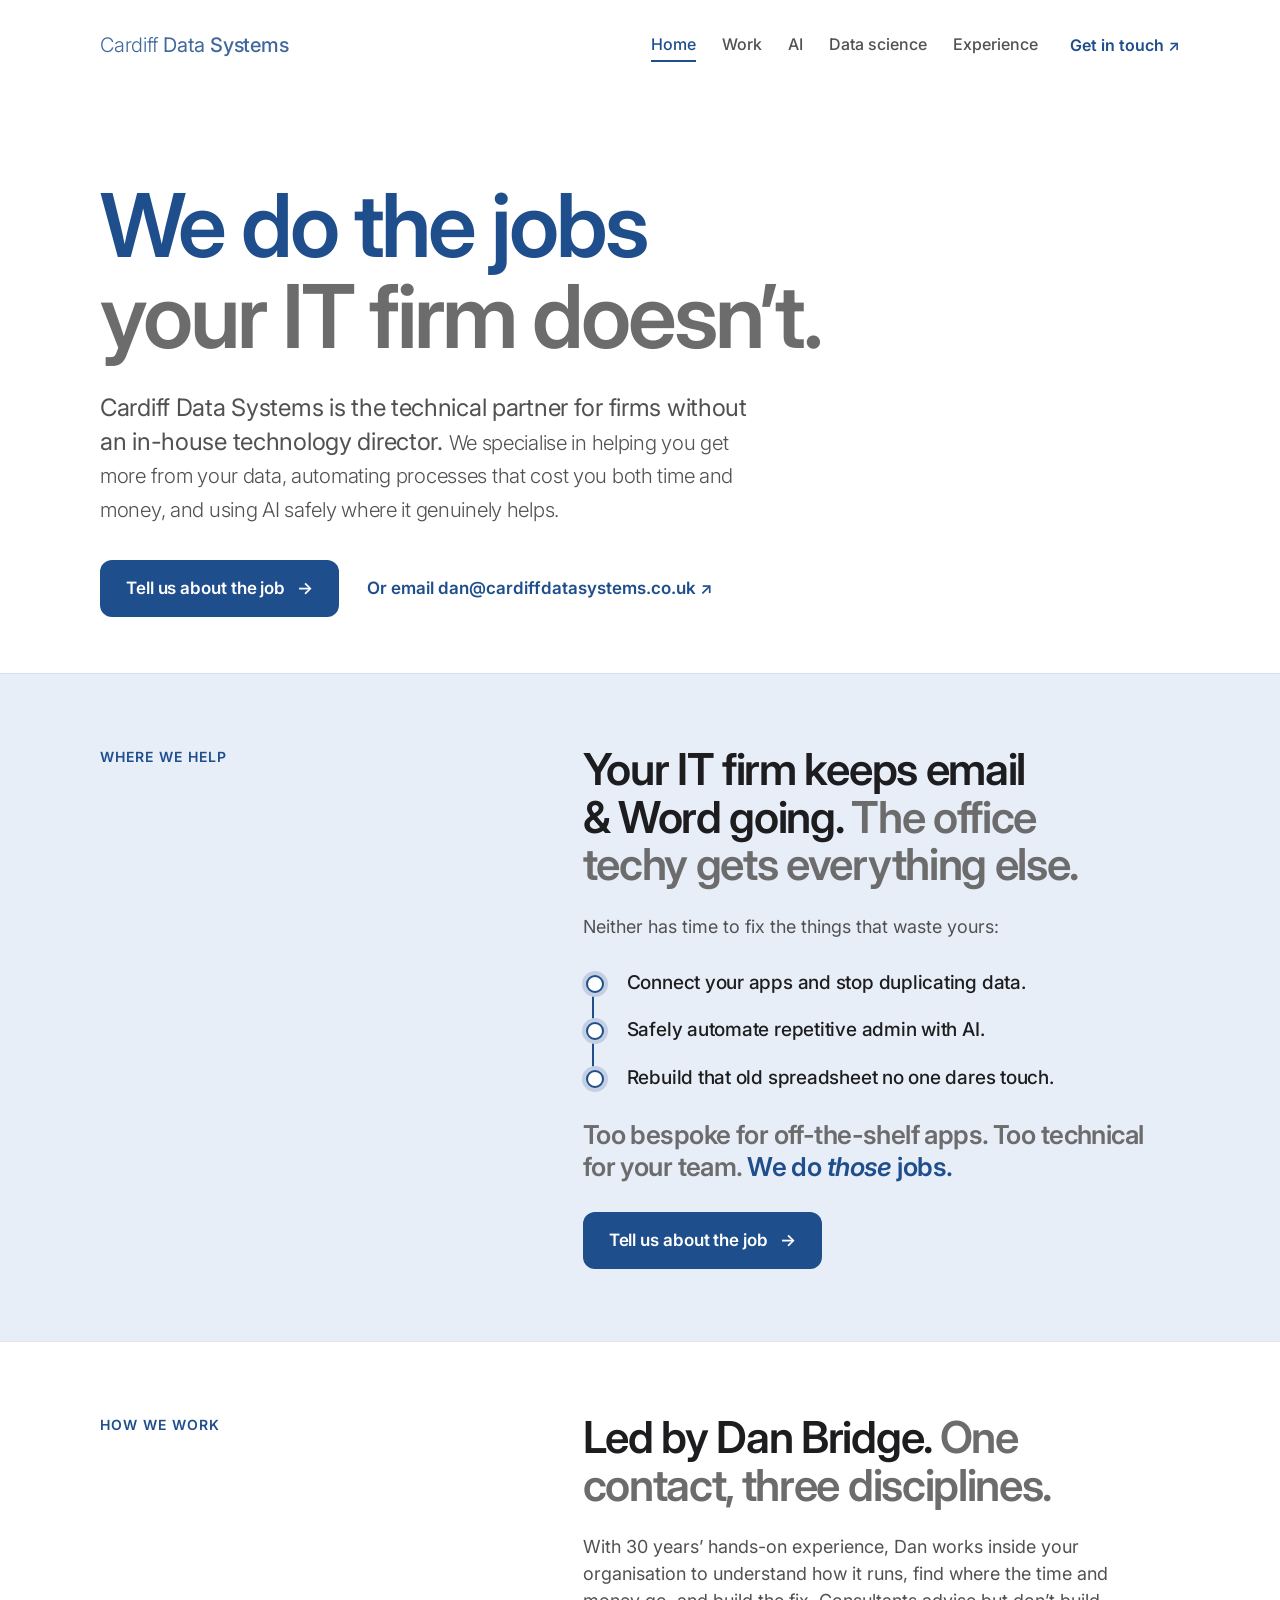
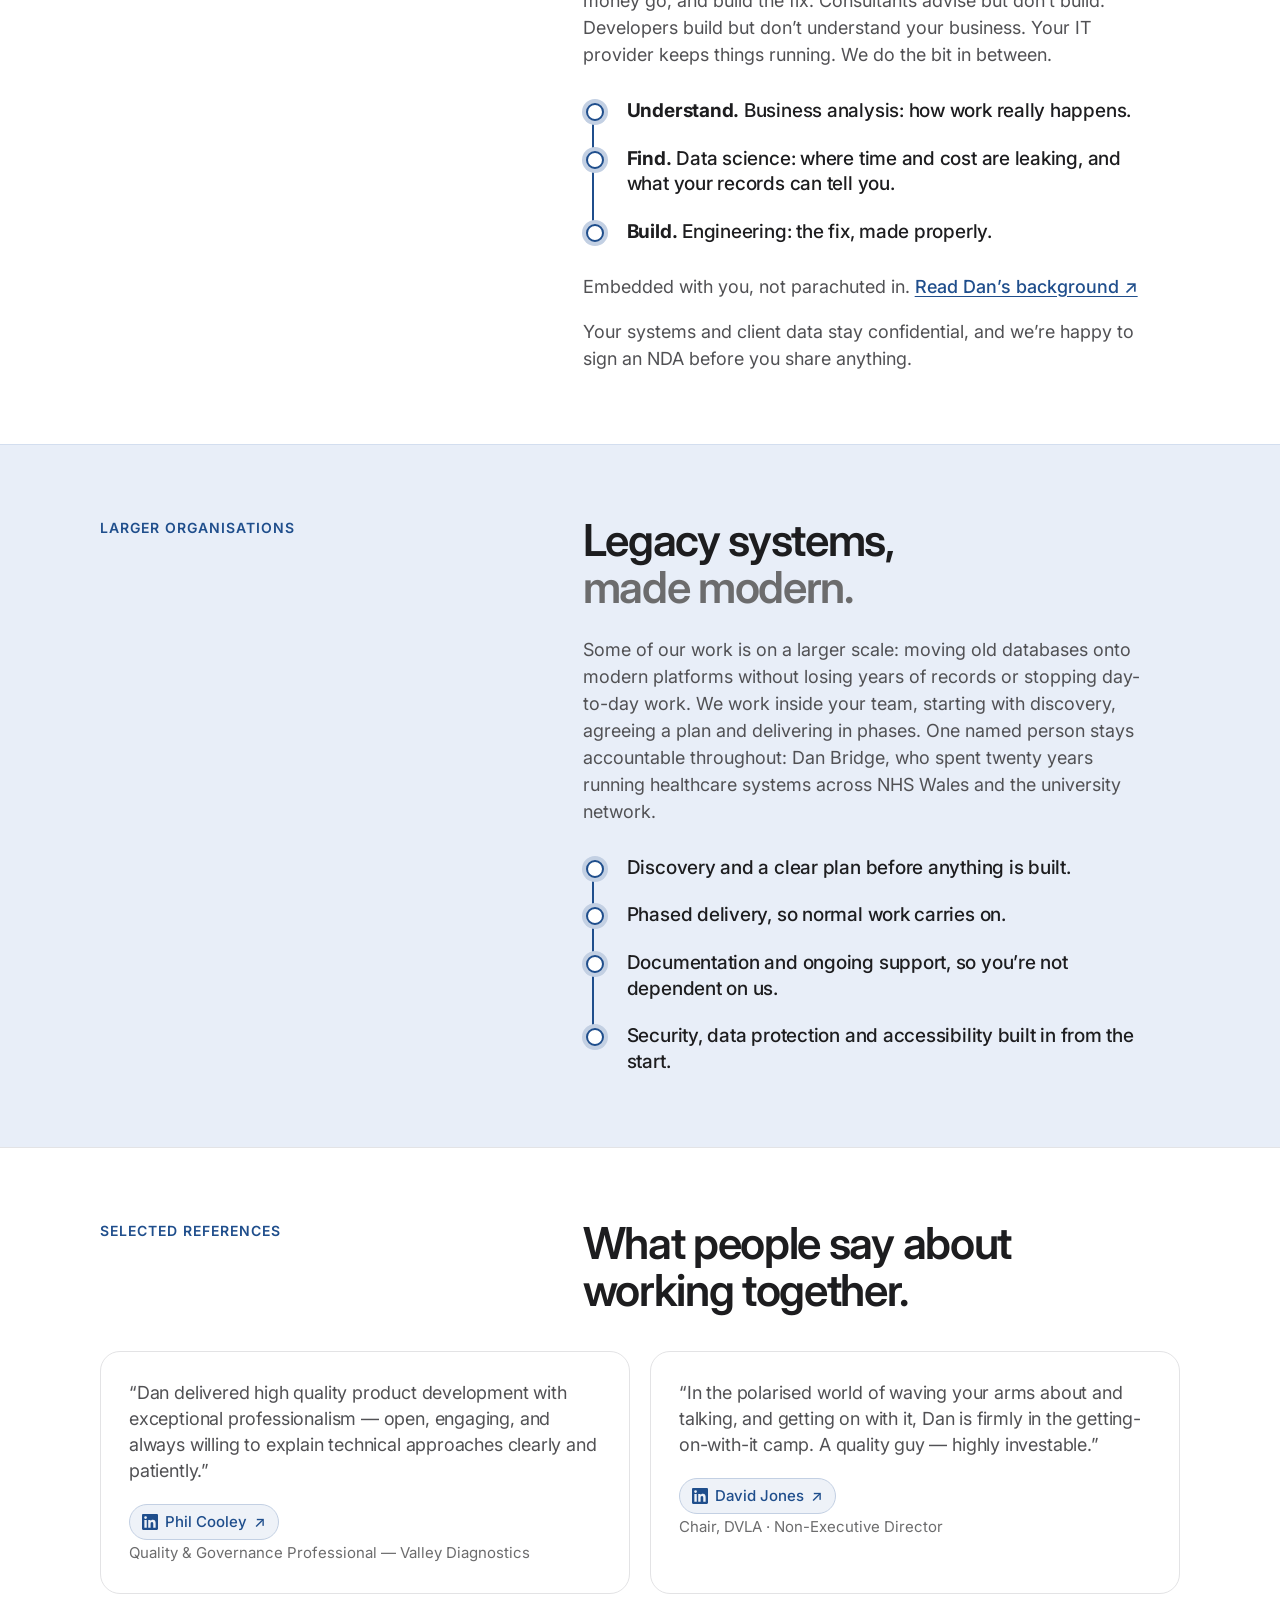
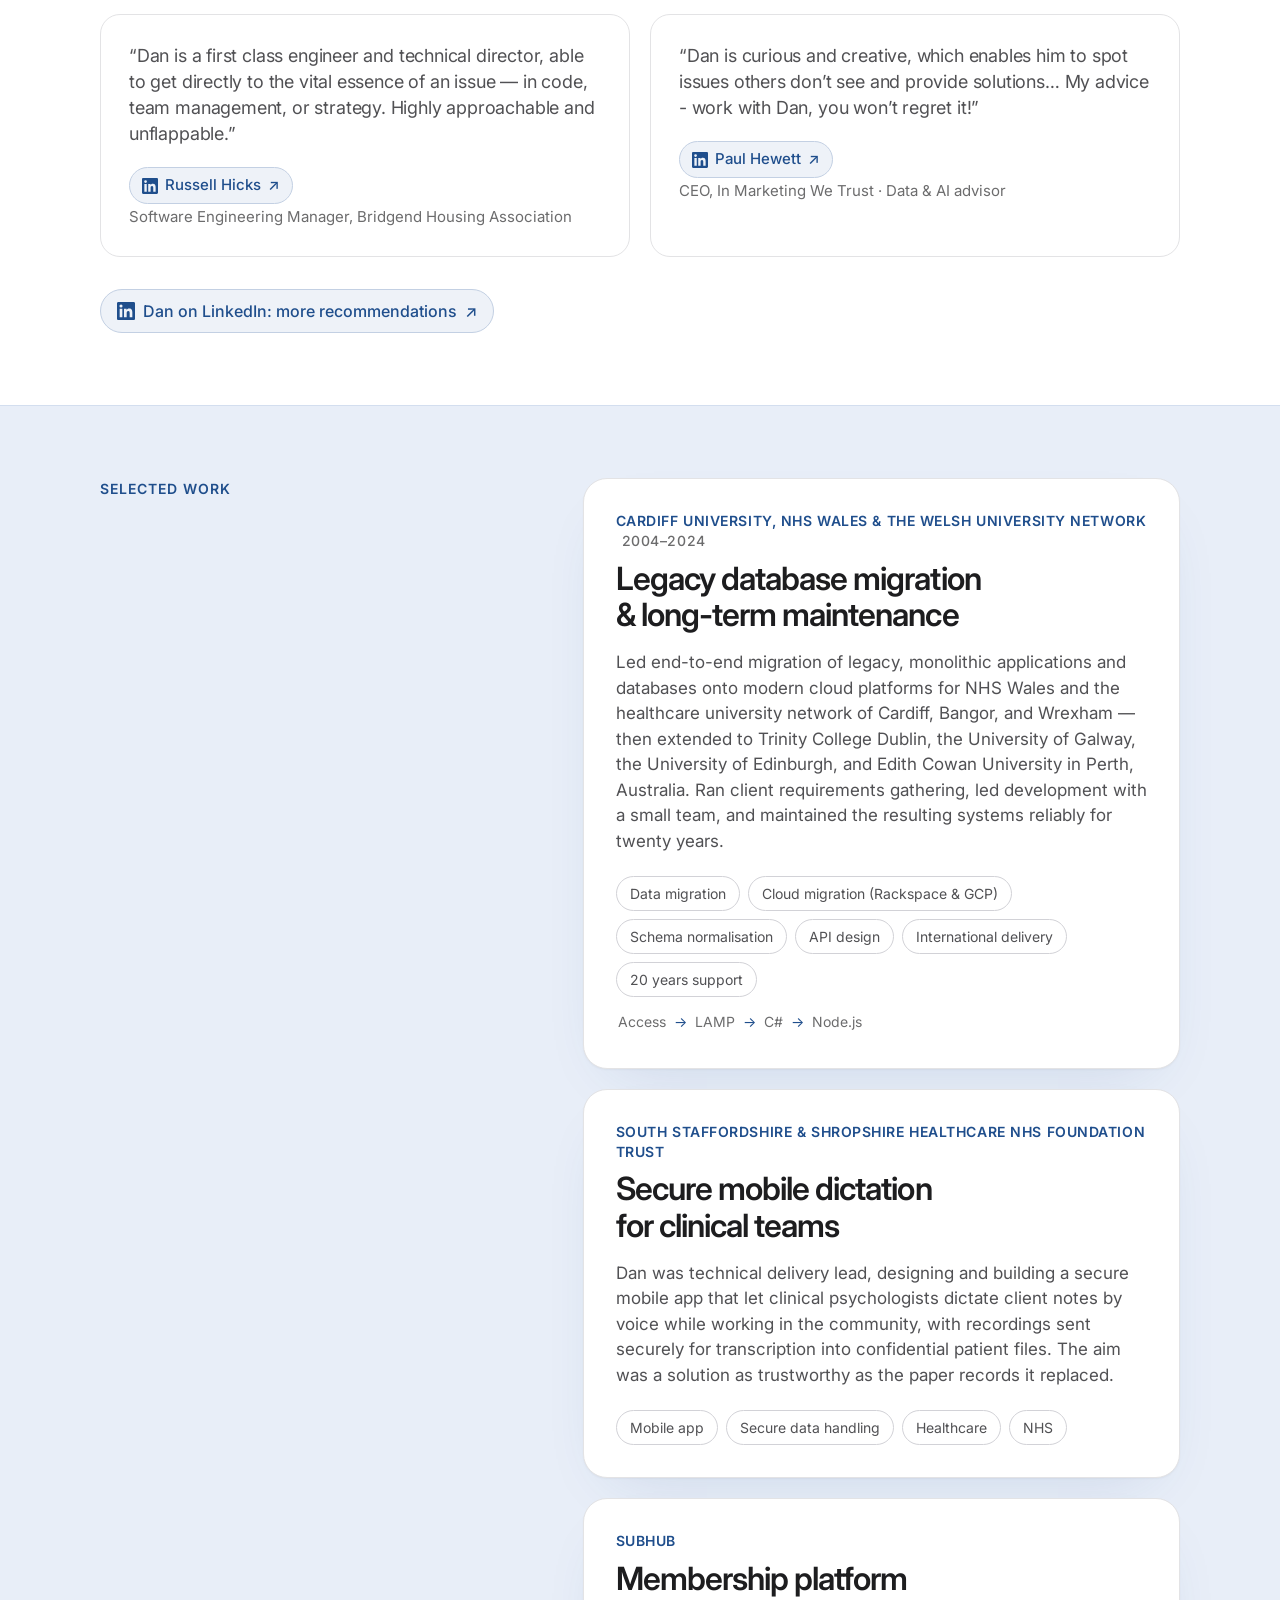
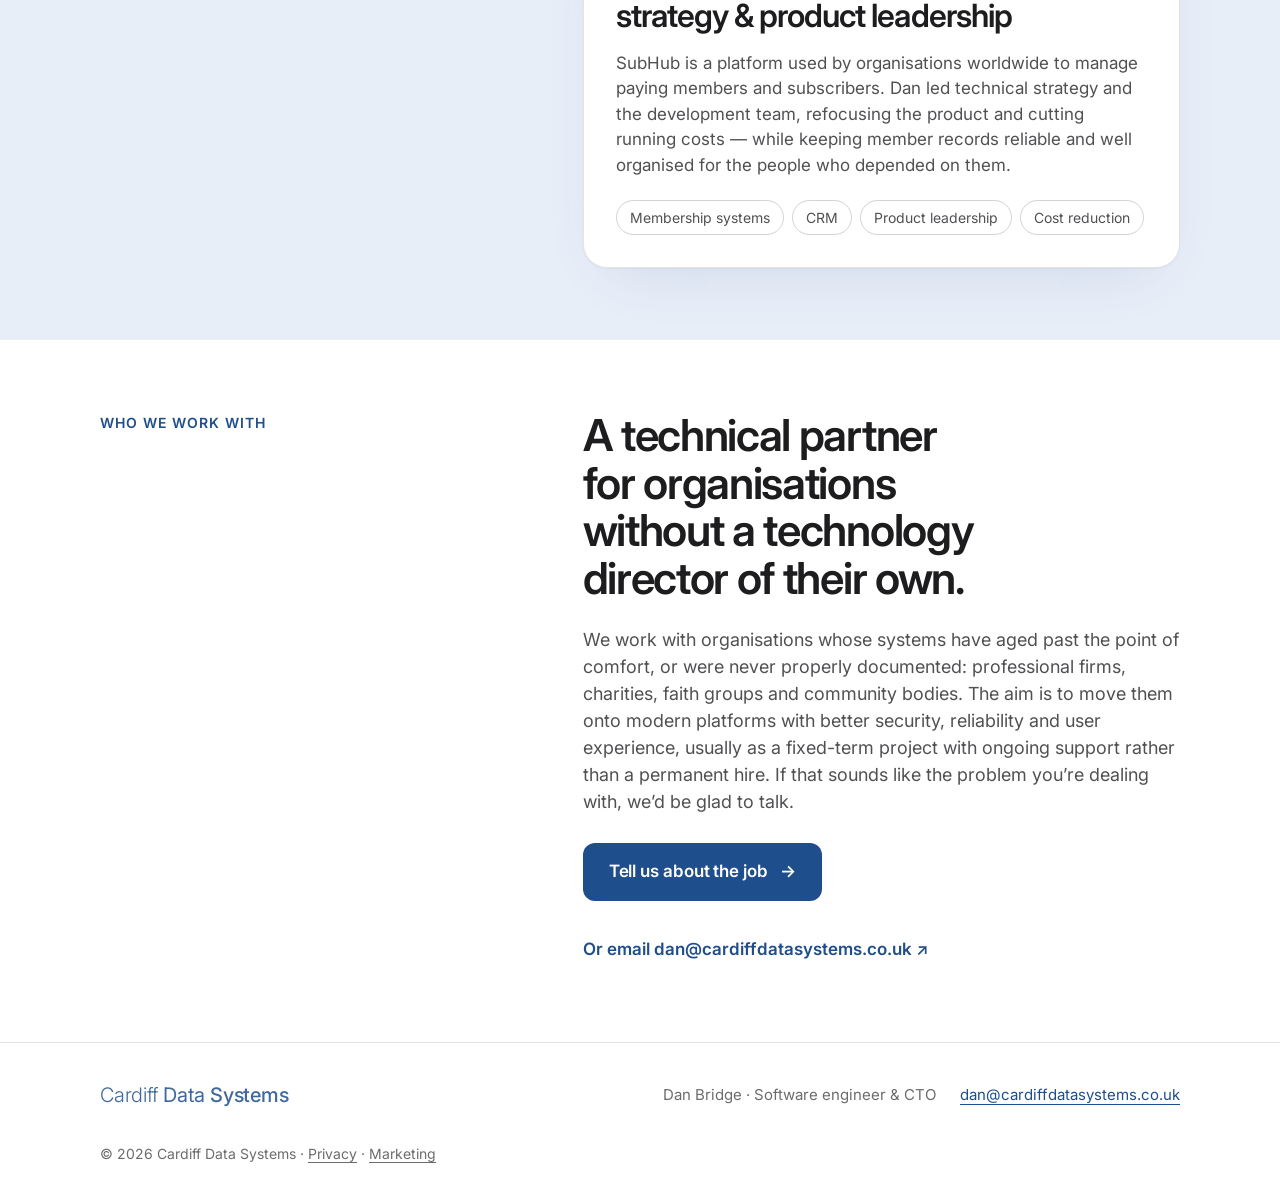
<file: index.html>
<!doctype html>
<html lang="en">
  <head>
    <meta charset="UTF-8" />
    <meta name="viewport" content="width=device-width, initial-scale=1.0" />
    <meta name="description" content="Cardiff Data Systems does the technical jobs your IT firm doesn’t: finding cost savings and efficiencies in how your organisation handles work, data and technology, including safe use of AI." />
    <title>Cardiff Data Systems — We do the jobs your IT firm doesn’t</title>
    <link rel="preconnect" href="https://fonts.googleapis.com" />
    <link rel="preconnect" href="https://fonts.gstatic.com" crossorigin />
    <link href="https://fonts.googleapis.com/css2?family=Inter:ital,wght@0,300;0,400;0,500;0,600;1,600&display=swap" rel="stylesheet" />
    <link rel="stylesheet" href="style.css?v=17" />
  </head>
  <body>
    <header class="site-header">
      <a class="brand" href="index.html" aria-label="Cardiff Data Systems home">
        <span>Cardiff</span> <span>Data</span> <span>Systems</span>
      </a>
      <div class="header-right">
        <nav class="site-nav" aria-label="Main">
          <a href="index.html" aria-current="page">Home</a>
          <a href="your-jobs/index.html">Work</a>
          <a href="agents/index.html">AI</a>
          <a href="data-science/index.html">Data science</a>
          <a href="experience/index.html">Experience</a>
        </nav>
        <a class="contact-link" href="mailto:dan@cardiffdatasystems.co.uk">Get in touch <span aria-hidden="true">↗</span></a>
      </div>
    </header>
    <main id="top" class="home">
      <section class="hero" aria-labelledby="hero-title">
        <h1 id="hero-title">We do the jobs<br><em>your IT firm doesn’t.</em></h1>
        <div class="hero-bottom">
          <p class="intro">Cardiff Data Systems is the technical partner for firms without an in-house technology director. <span class="light">We specialise in helping you get more from your data, automating processes that cost you both time and money, and using AI safely where it genuinely helps.</span></p>
          <div class="hero-actions"><a class="button" href="your-jobs/index.html">Tell us about the job <span aria-hidden="true">→</span></a><a class="text-link" href="mailto:dan@cardiffdatasystems.co.uk">Or email dan@cardiffdatasystems.co.uk&nbsp;<span aria-hidden="true">↗</span></a></div>
        </div>
      </section>
      <section class="jobs-cta section-grid" aria-labelledby="jobs-title">
        <p class="section-label">Where we help</p>
        <div>
          <h2 id="jobs-title">Your IT firm keeps email &amp; Word going. <em>The office techy gets everything else.</em></h2>
          <p>Neither has time to fix the things that waste yours:</p>
          <ul class="stops">
            <li>Connect your apps and stop duplicating data.</li>
            <li>Safely automate repetitive&nbsp;admin with AI.</li>
            <li>Rebuild that old spreadsheet no one dares touch.</li>
          </ul>
          <p class="claim">Too bespoke for off-the-shelf apps. Too technical for your team. <em>We do <i>those</i> jobs.</em></p>
          <a class="button" href="your-jobs/index.html">Tell us about the job <span aria-hidden="true">→</span></a>
        </div>
      </section>
      <section class="how-it-works section-grid" aria-labelledby="key-title">
        <p class="section-label">How we work</p>
        <div>
          <h2 id="key-title">Led by Dan Bridge. <em>One contact, three disciplines.</em></h2>
          <p>With 30 years’ hands-on experience, Dan works inside your organisation to understand how it runs, find where the time and money go, and build the fix. Consultants advise but don’t build. Developers build but don’t understand your business. Your IT provider keeps things running. We do the bit in between.</p>
          <ul class="stops">
            <li><strong>Understand.</strong> Business analysis: how work really happens.</li>
            <li><strong>Find.</strong> Data science: where time and cost are leaking, and what your records can tell you.</li>
            <li><strong>Build.</strong> Engineering: the fix, made properly.</li>
          </ul>
          <p>Embedded with you, not parachuted in. <a class="inline-link" href="experience/index.html">Read Dan’s background ↗</a></p>
          <p>Your systems and client data stay confidential, and we’re happy to sign an NDA before you share anything.</p>
        </div>
      </section>
      <section class="how-it-works section-grid" aria-labelledby="larger-title">
        <p class="section-label">Larger organisations</p>
        <div>
          <h2 id="larger-title">Legacy systems, <em>made modern.</em></h2>
          <p>Some of our work is on a larger scale: moving old databases onto modern platforms without losing years of records or stopping day-to-day work. We work inside your team, starting with discovery, agreeing a plan and delivering in phases. One named person stays accountable throughout: Dan Bridge, who spent twenty years running healthcare systems across NHS Wales and the university network.</p>
          <ul class="stops">
            <li>Discovery and a clear plan before anything is built.</li>
            <li>Phased delivery, so normal work carries on.</li>
            <li>Documentation and ongoing support, so you’re not dependent on us.</li>
            <li>Security, data protection and accessibility built in from the start.</li>
          </ul>
        </div>
      </section>
      <section class="references" aria-labelledby="references-title">
        <div class="section-grid">
          <p class="section-label">Selected references</p>
          <div><h2 id="references-title">What people say about working together.</h2></div>
        </div>
        <div class="reference-grid">
          <article class="reference">
            <p class="reference-quote">“Dan delivered high quality product development with exceptional professionalism — open, engaging, and always willing to explain technical approaches clearly and patiently.”</p>
            <p class="reference-name"><a class="in-link in-link-sm" href="https://www.linkedin.com/in/phil-cooley-8849b731/" target="_blank" rel="noopener"><svg viewBox="0 0 24 24" aria-hidden="true" focusable="false"><path fill="currentColor" d="M20.45 20.45h-3.56v-5.57c0-1.33-.03-3.04-1.85-3.04-1.86 0-2.14 1.45-2.14 2.94v5.67H9.35V9h3.41v1.56h.05c.48-.9 1.64-1.85 3.37-1.85 3.6 0 4.27 2.37 4.27 5.45v6.29zM5.34 7.43a2.06 2.06 0 1 1 0-4.12 2.06 2.06 0 0 1 0 4.12zM7.12 20.45H3.56V9h3.56v11.45zM22.22 0H1.77C.79 0 0 .77 0 1.73v20.54C0 23.23.79 24 1.77 24h20.45c.98 0 1.78-.77 1.78-1.73V1.73C24 .77 23.2 0 22.22 0z"/></svg> Phil Cooley <span aria-hidden="true">↗</span></a></p>
            <p class="reference-role">Quality &amp; Governance Professional — Valley Diagnostics</p>
          </article>
          <article class="reference">
            <p class="reference-quote">“In the polarised world of waving your arms about and talking, and getting on with it, Dan is firmly in the getting-on-with-it camp. A quality guy — highly investable.”</p>
            <p class="reference-name"><a class="in-link in-link-sm" href="https://www.linkedin.com/in/davidjonescardiff/" target="_blank" rel="noopener"><svg viewBox="0 0 24 24" aria-hidden="true" focusable="false"><path fill="currentColor" d="M20.45 20.45h-3.56v-5.57c0-1.33-.03-3.04-1.85-3.04-1.86 0-2.14 1.45-2.14 2.94v5.67H9.35V9h3.41v1.56h.05c.48-.9 1.64-1.85 3.37-1.85 3.6 0 4.27 2.37 4.27 5.45v6.29zM5.34 7.43a2.06 2.06 0 1 1 0-4.12 2.06 2.06 0 0 1 0 4.12zM7.12 20.45H3.56V9h3.56v11.45zM22.22 0H1.77C.79 0 0 .77 0 1.73v20.54C0 23.23.79 24 1.77 24h20.45c.98 0 1.78-.77 1.78-1.73V1.73C24 .77 23.2 0 22.22 0z"/></svg> David Jones <span aria-hidden="true">↗</span></a></p>
            <p class="reference-role">Chair, DVLA · Non-Executive Director</p>
          </article>
          <article class="reference">
            <p class="reference-quote">“Dan is a first class engineer and technical director, able to get directly to the vital essence of an issue — in code, team management, or strategy. Highly approachable and unflappable.”</p>
            <p class="reference-name"><a class="in-link in-link-sm" href="https://www.linkedin.com/in/rustynailor/" target="_blank" rel="noopener"><svg viewBox="0 0 24 24" aria-hidden="true" focusable="false"><path fill="currentColor" d="M20.45 20.45h-3.56v-5.57c0-1.33-.03-3.04-1.85-3.04-1.86 0-2.14 1.45-2.14 2.94v5.67H9.35V9h3.41v1.56h.05c.48-.9 1.64-1.85 3.37-1.85 3.6 0 4.27 2.37 4.27 5.45v6.29zM5.34 7.43a2.06 2.06 0 1 1 0-4.12 2.06 2.06 0 0 1 0 4.12zM7.12 20.45H3.56V9h3.56v11.45zM22.22 0H1.77C.79 0 0 .77 0 1.73v20.54C0 23.23.79 24 1.77 24h20.45c.98 0 1.78-.77 1.78-1.73V1.73C24 .77 23.2 0 22.22 0z"/></svg> Russell Hicks <span aria-hidden="true">↗</span></a></p>
            <p class="reference-role">Software Engineering Manager, Bridgend Housing Association</p>
          </article>
          <article class="reference">
            <p class="reference-quote">“Dan is curious and creative, which enables him to spot issues others don’t see and provide solutions… My advice - work with Dan, you won’t regret it!”</p>
            <p class="reference-name"><a class="in-link in-link-sm" href="https://www.linkedin.com/in/iampaulio/" target="_blank" rel="noopener"><svg viewBox="0 0 24 24" aria-hidden="true" focusable="false"><path fill="currentColor" d="M20.45 20.45h-3.56v-5.57c0-1.33-.03-3.04-1.85-3.04-1.86 0-2.14 1.45-2.14 2.94v5.67H9.35V9h3.41v1.56h.05c.48-.9 1.64-1.85 3.37-1.85 3.6 0 4.27 2.37 4.27 5.45v6.29zM5.34 7.43a2.06 2.06 0 1 1 0-4.12 2.06 2.06 0 0 1 0 4.12zM7.12 20.45H3.56V9h3.56v11.45zM22.22 0H1.77C.79 0 0 .77 0 1.73v20.54C0 23.23.79 24 1.77 24h20.45c.98 0 1.78-.77 1.78-1.73V1.73C24 .77 23.2 0 22.22 0z"/></svg> Paul Hewett <span aria-hidden="true">↗</span></a></p>
            <p class="reference-role">CEO, In Marketing We Trust · Data &amp; AI advisor</p>
          </article>
        </div>
        <a class="in-link references-more" href="https://www.linkedin.com/in/danfbridge/" target="_blank" rel="noopener">
          <svg viewBox="0 0 24 24" aria-hidden="true" focusable="false"><path fill="currentColor" d="M20.45 20.45h-3.56v-5.57c0-1.33-.03-3.04-1.85-3.04-1.86 0-2.14 1.45-2.14 2.94v5.67H9.35V9h3.41v1.56h.05c.48-.9 1.64-1.85 3.37-1.85 3.6 0 4.27 2.37 4.27 5.45v6.29zM5.34 7.43a2.06 2.06 0 1 1 0-4.12 2.06 2.06 0 0 1 0 4.12zM7.12 20.45H3.56V9h3.56v11.45zM22.22 0H1.77C.79 0 0 .77 0 1.73v20.54C0 23.23.79 24 1.77 24h20.45c.98 0 1.78-.77 1.78-1.73V1.73C24 .77 23.2 0 22.22 0z"/></svg>
          Dan on LinkedIn: more recommendations <span aria-hidden="true">↗</span>
        </a>
      </section>
      <section class="selected-work section-grid" aria-labelledby="work-title">
        <p class="section-label">Selected work</p>
        <div class="project-list">
          <article class="project">
            <div class="project-heading">
              <p class="project-client">Cardiff University, NHS Wales &amp; the Welsh University Network <span class="project-dates">2004–2024</span></p>
              <h2 id="work-title">Legacy database migration &amp; long-term maintenance</h2>
            </div>
            <div class="project-detail">
              <p>Led end-to-end migration of legacy, monolithic applications and databases onto modern cloud platforms for NHS Wales and the healthcare university network of Cardiff, Bangor, and Wrexham — then extended to Trinity College Dublin, the University of Galway, the University of Edinburgh, and Edith Cowan University in Perth, Australia. Ran client requirements gathering, led development with a small team, and maintained the resulting systems reliably for twenty years.</p>
            </div>
            <div class="project-tags"><span>Data migration</span><span>Cloud migration (Rackspace &amp; GCP)</span><span>Schema normalisation</span><span>API design</span><span>International delivery</span><span>20 years support</span></div>
            <div class="project-tags project-tags-stack"><span>Access</span><span>→</span><span>LAMP</span><span>→</span><span>C#</span><span>→</span><span>Node.js</span></div>
          </article>
          <article class="project">
            <div class="project-heading">
              <p class="project-client">South Staffordshire &amp; Shropshire Healthcare NHS Foundation Trust</p>
              <h2 id="work-title-3">Secure mobile dictation for clinical teams</h2>
            </div>
            <div class="project-detail">
              <p>Dan was technical delivery lead, designing and building a secure mobile app that let clinical psychologists dictate client notes by voice while working in the community, with recordings sent securely for transcription into confidential patient files. The aim was a solution as trustworthy as the paper records it replaced.</p>
            </div>
            <div class="project-tags"><span>Mobile app</span><span>Secure data handling</span><span>Healthcare</span><span>NHS</span></div>
          </article>
          <article class="project">
            <div class="project-heading">
              <p class="project-client">SubHub</p>
              <h2 id="work-title-4">Membership platform strategy &amp; product leadership</h2>
            </div>
            <div class="project-detail">
              <p>SubHub is a platform used by organisations worldwide to manage paying members and subscribers. Dan led technical strategy and the development team, refocusing the product and cutting running costs — while keeping member records reliable and well organised for the people who depended on them.</p>
            </div>
            <div class="project-tags"><span>Membership systems</span><span>CRM</span><span>Product leadership</span><span>Cost reduction</span></div>
          </article>
        </div>
      </section>
      <section class="focus" aria-labelledby="focus-title">
        <div class="focus-label">Who we work with</div>
        <div>
          <h2 id="focus-title">A technical partner for organisations without a technology director of their own.</h2>
          <p>We work with organisations whose systems have aged past the point of comfort, or were never properly documented: professional firms, charities, faith groups and community bodies. The aim is to move them onto modern platforms with better security, reliability and user experience, usually as a fixed-term project with ongoing support rather than a permanent hire. If that sounds like the problem you’re dealing with, we’d be glad to talk.</p>
          <div class="hero-actions"><a class="button" href="your-jobs/index.html">Tell us about the job <span aria-hidden="true">→</span></a><a class="text-link" href="mailto:dan@cardiffdatasystems.co.uk">Or email dan@cardiffdatasystems.co.uk&nbsp;<span aria-hidden="true">↗</span></a></div>
        </div>
      </section>
    </main>
    <footer>
      <a class="brand footer-brand" href="index.html"><span>Cardiff</span> <span>Data</span> <span>Systems</span></a>
      <p>Dan Bridge · Software engineer &amp; CTO</p>
      <a href="mailto:dan@cardiffdatasystems.co.uk">dan@cardiffdatasystems.co.uk</a>
      <p class="copyright">© <span id="year"></span> Cardiff Data Systems · <a href="privacy/index.html">Privacy</a> · <a href="marketing/index.html">Marketing</a></p>
    </footer>
    <script src="site.js" defer></script>
  </body>
</html>
</file>
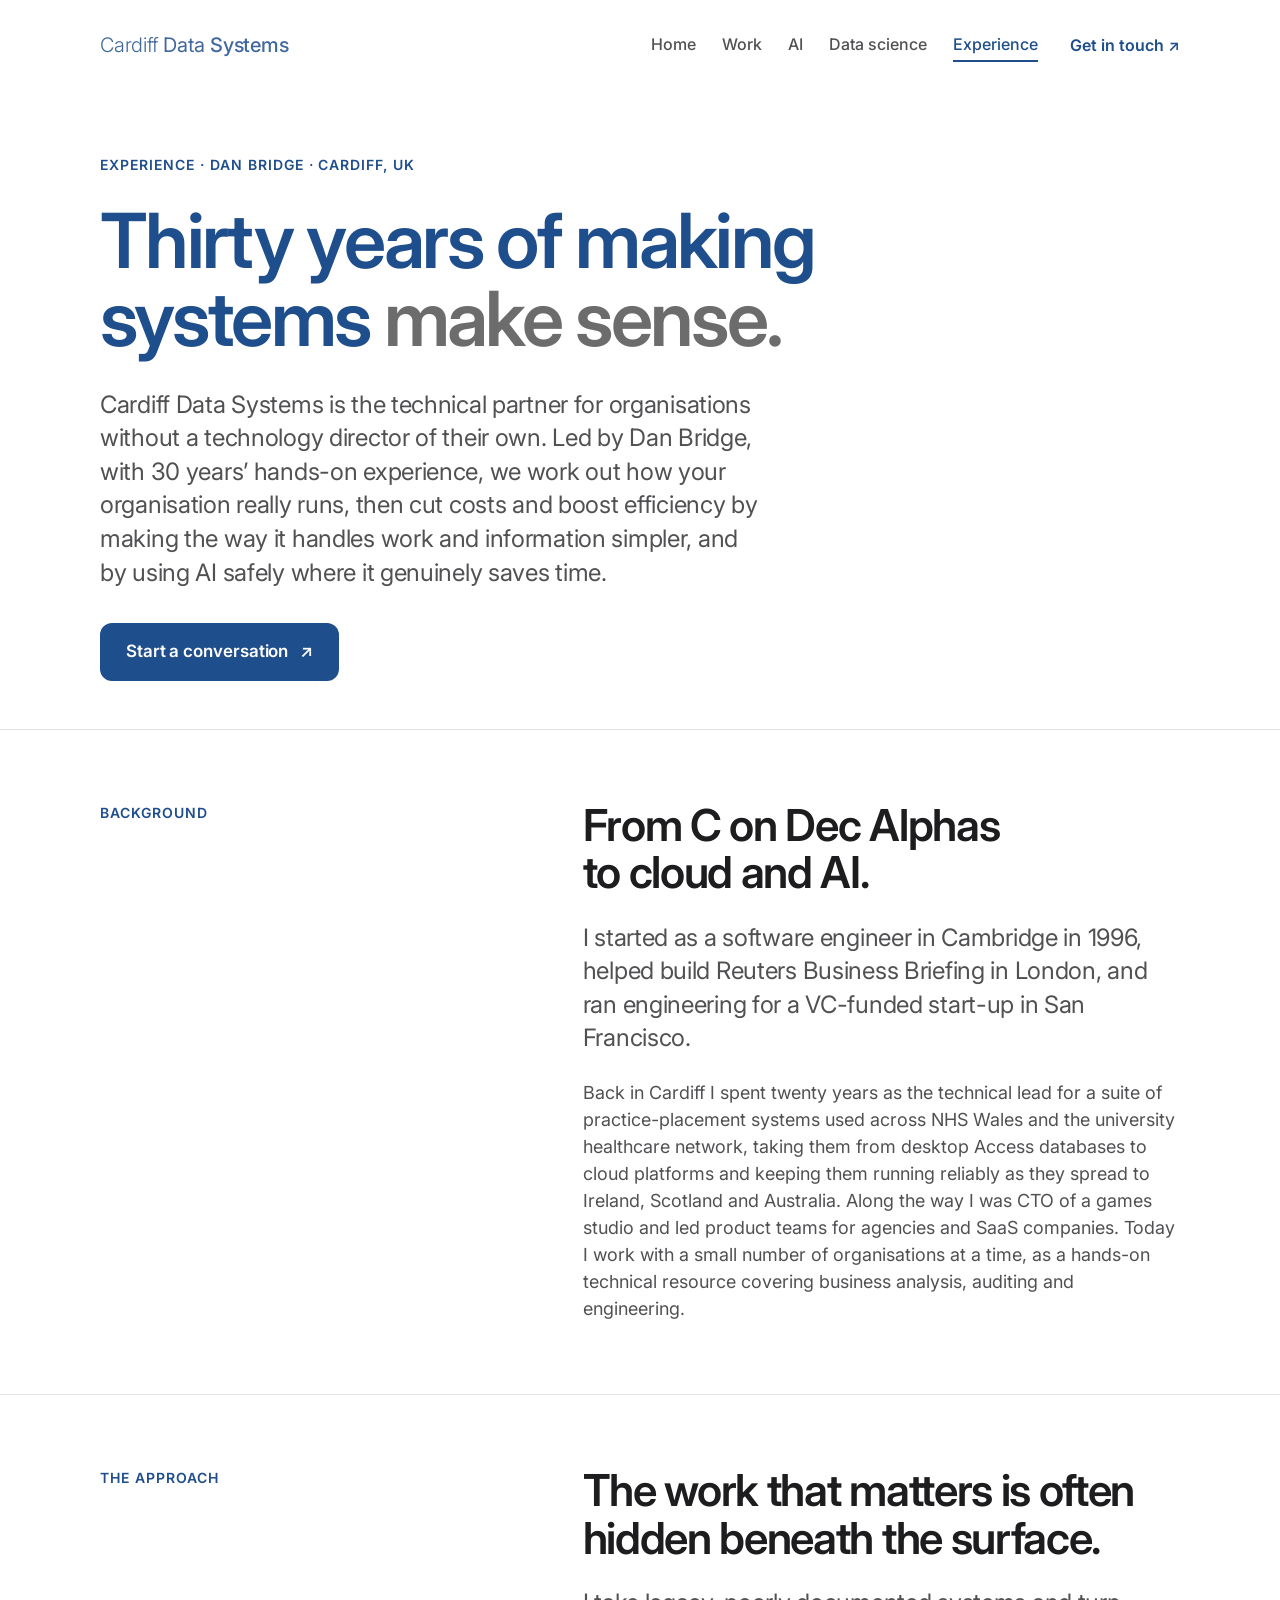
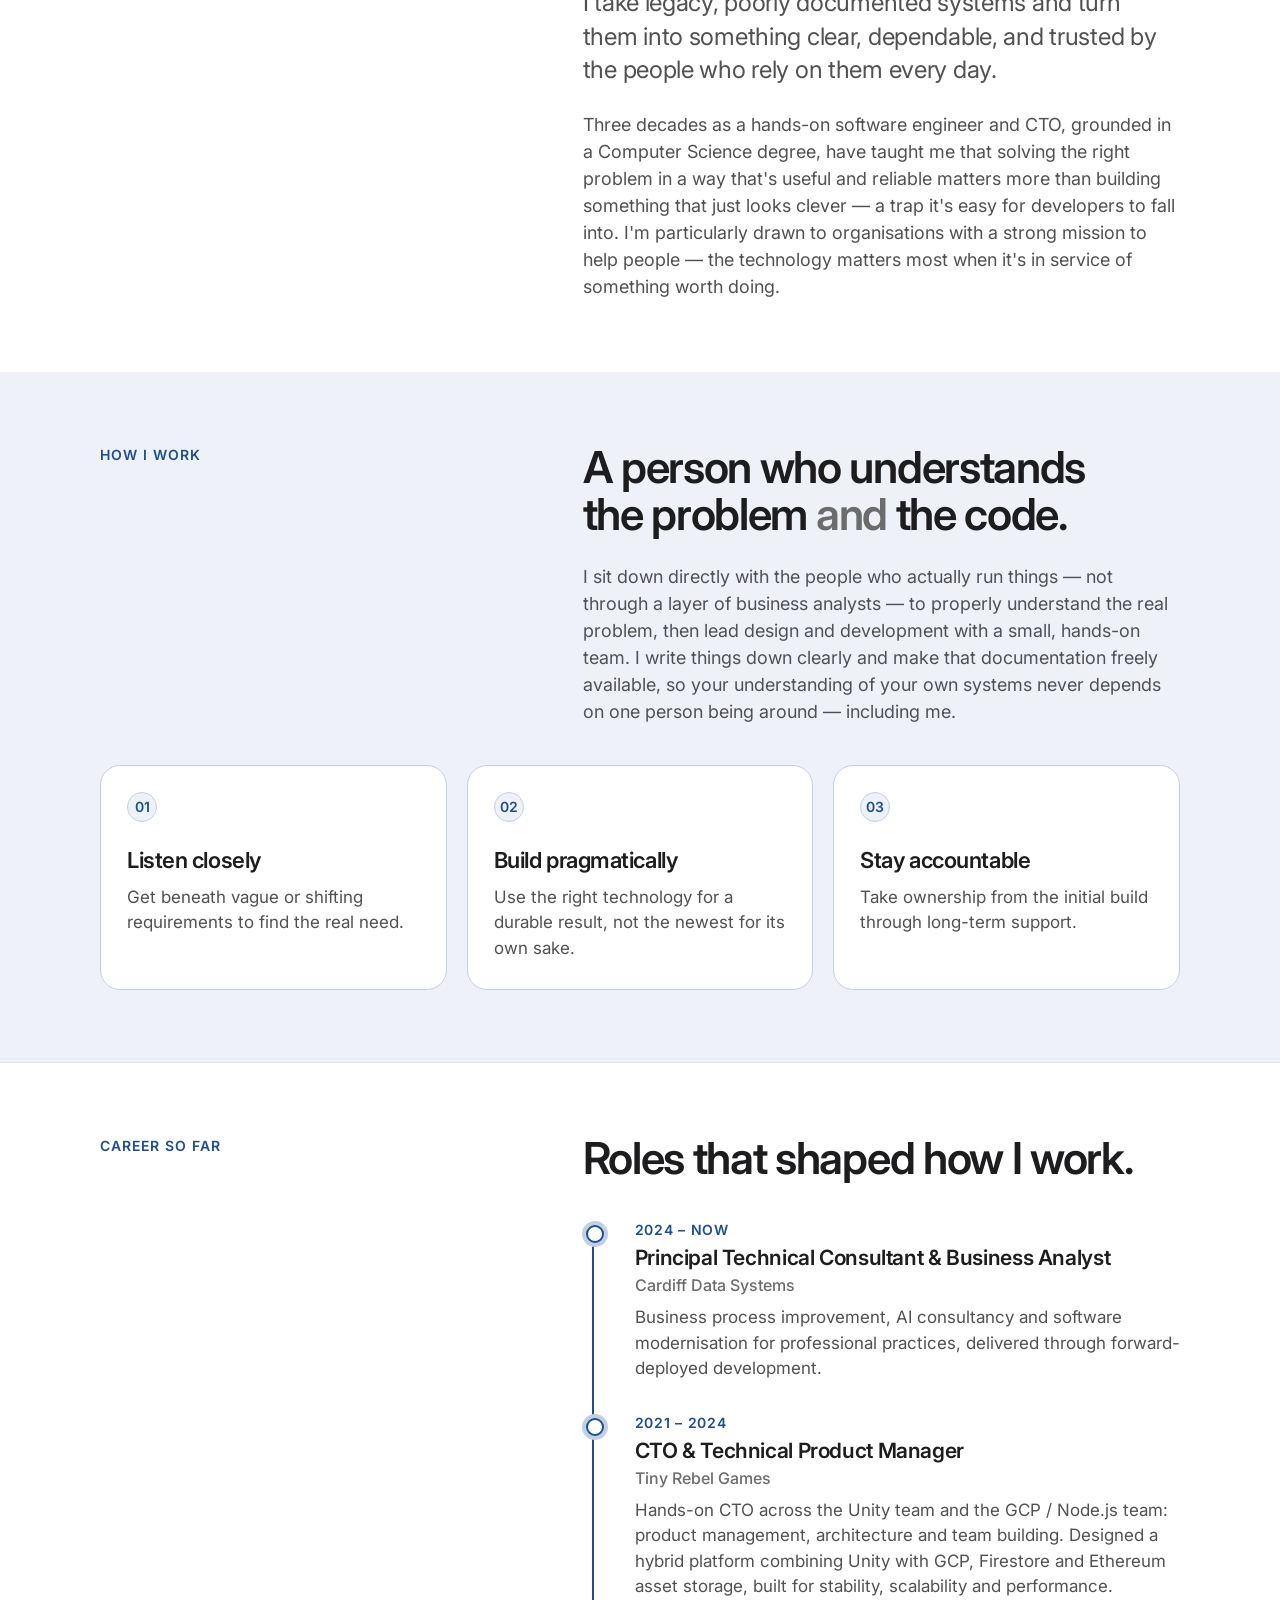
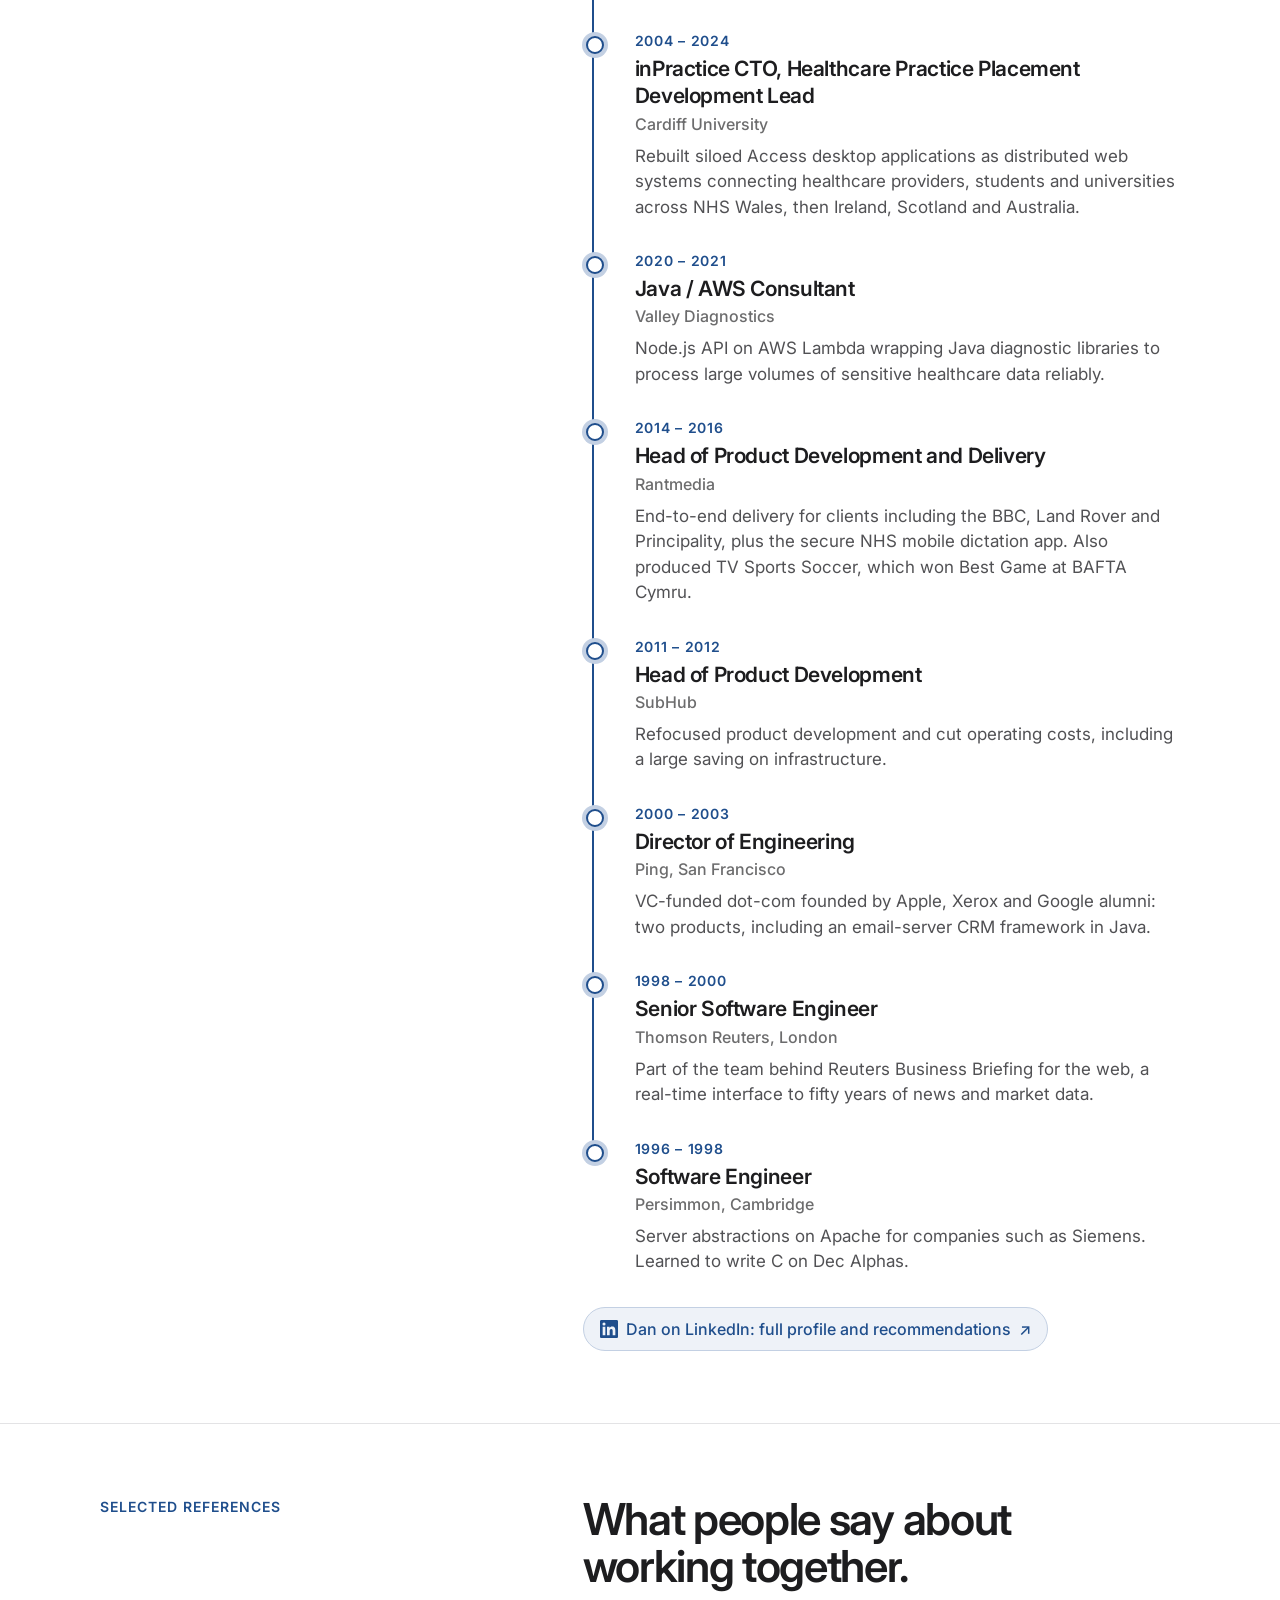
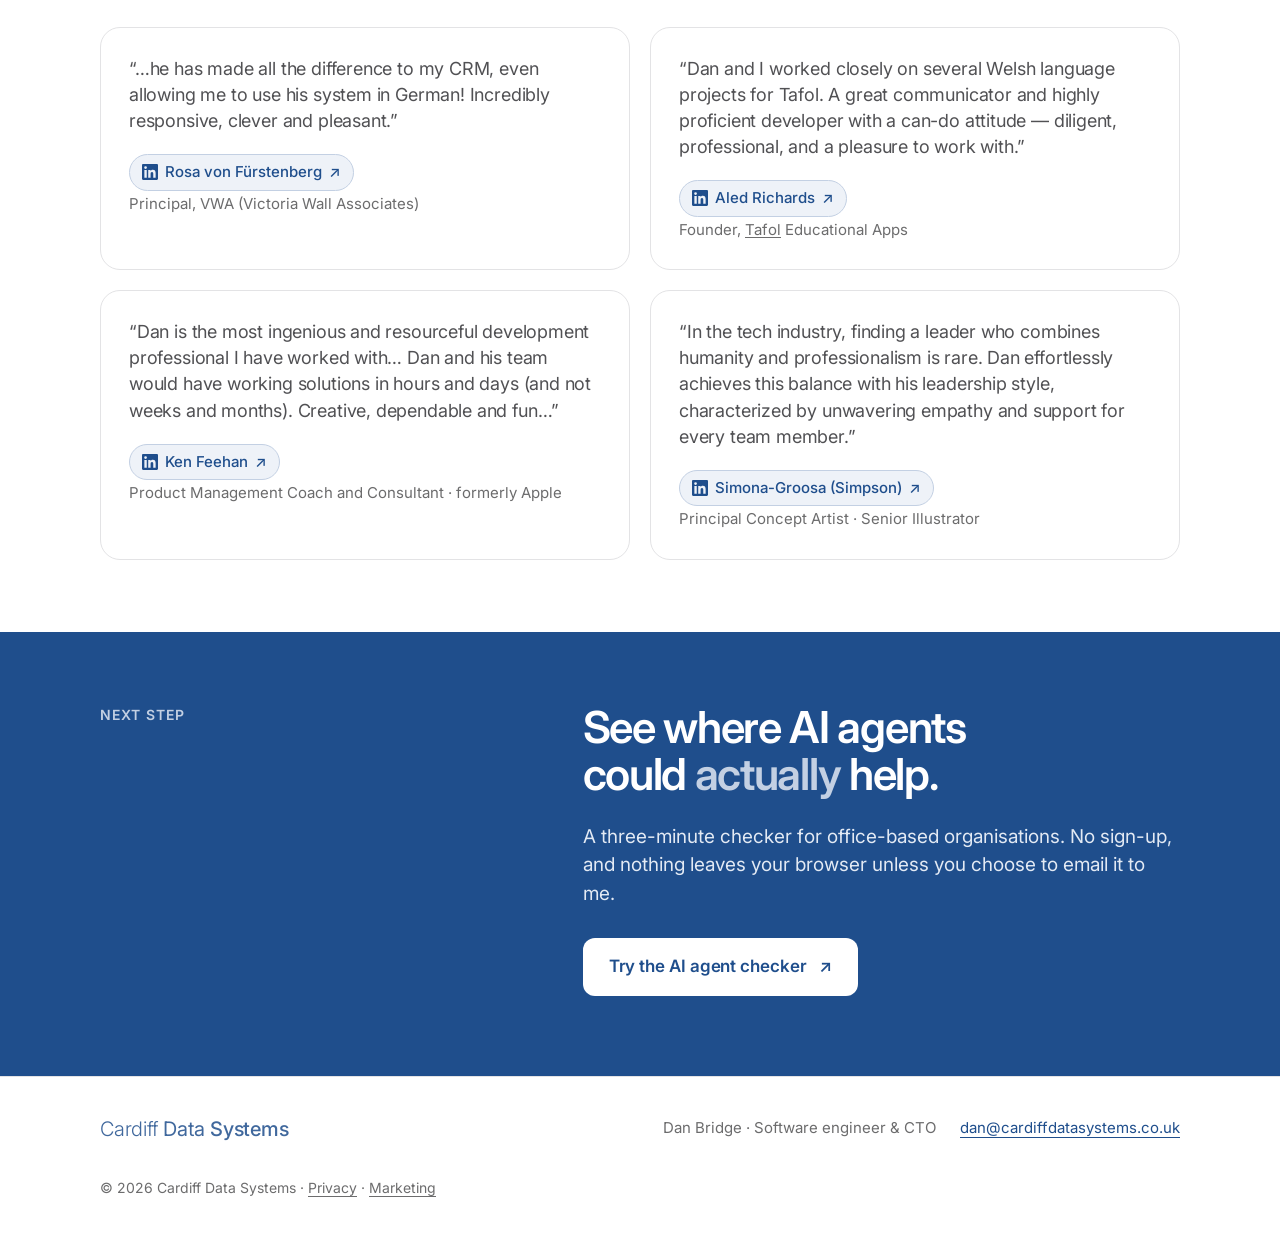
<file: about-us/index.html>
<!doctype html>
<html lang="en-GB">
<head>
<meta charset="utf-8">
<title>Cardiff Data Systems</title>
<meta name="robots" content="noindex">
<link rel="canonical" href="https://cardiffdatasystems.co.uk/experience/">
<meta http-equiv="refresh" content="0; url=/experience/">
<script>location.replace('/experience/' + location.search + location.hash);</script>
</head>
<body>
<p><a href="/experience/">Continue to Cardiff Data Systems</a></p>
</body>
</html>
</file>
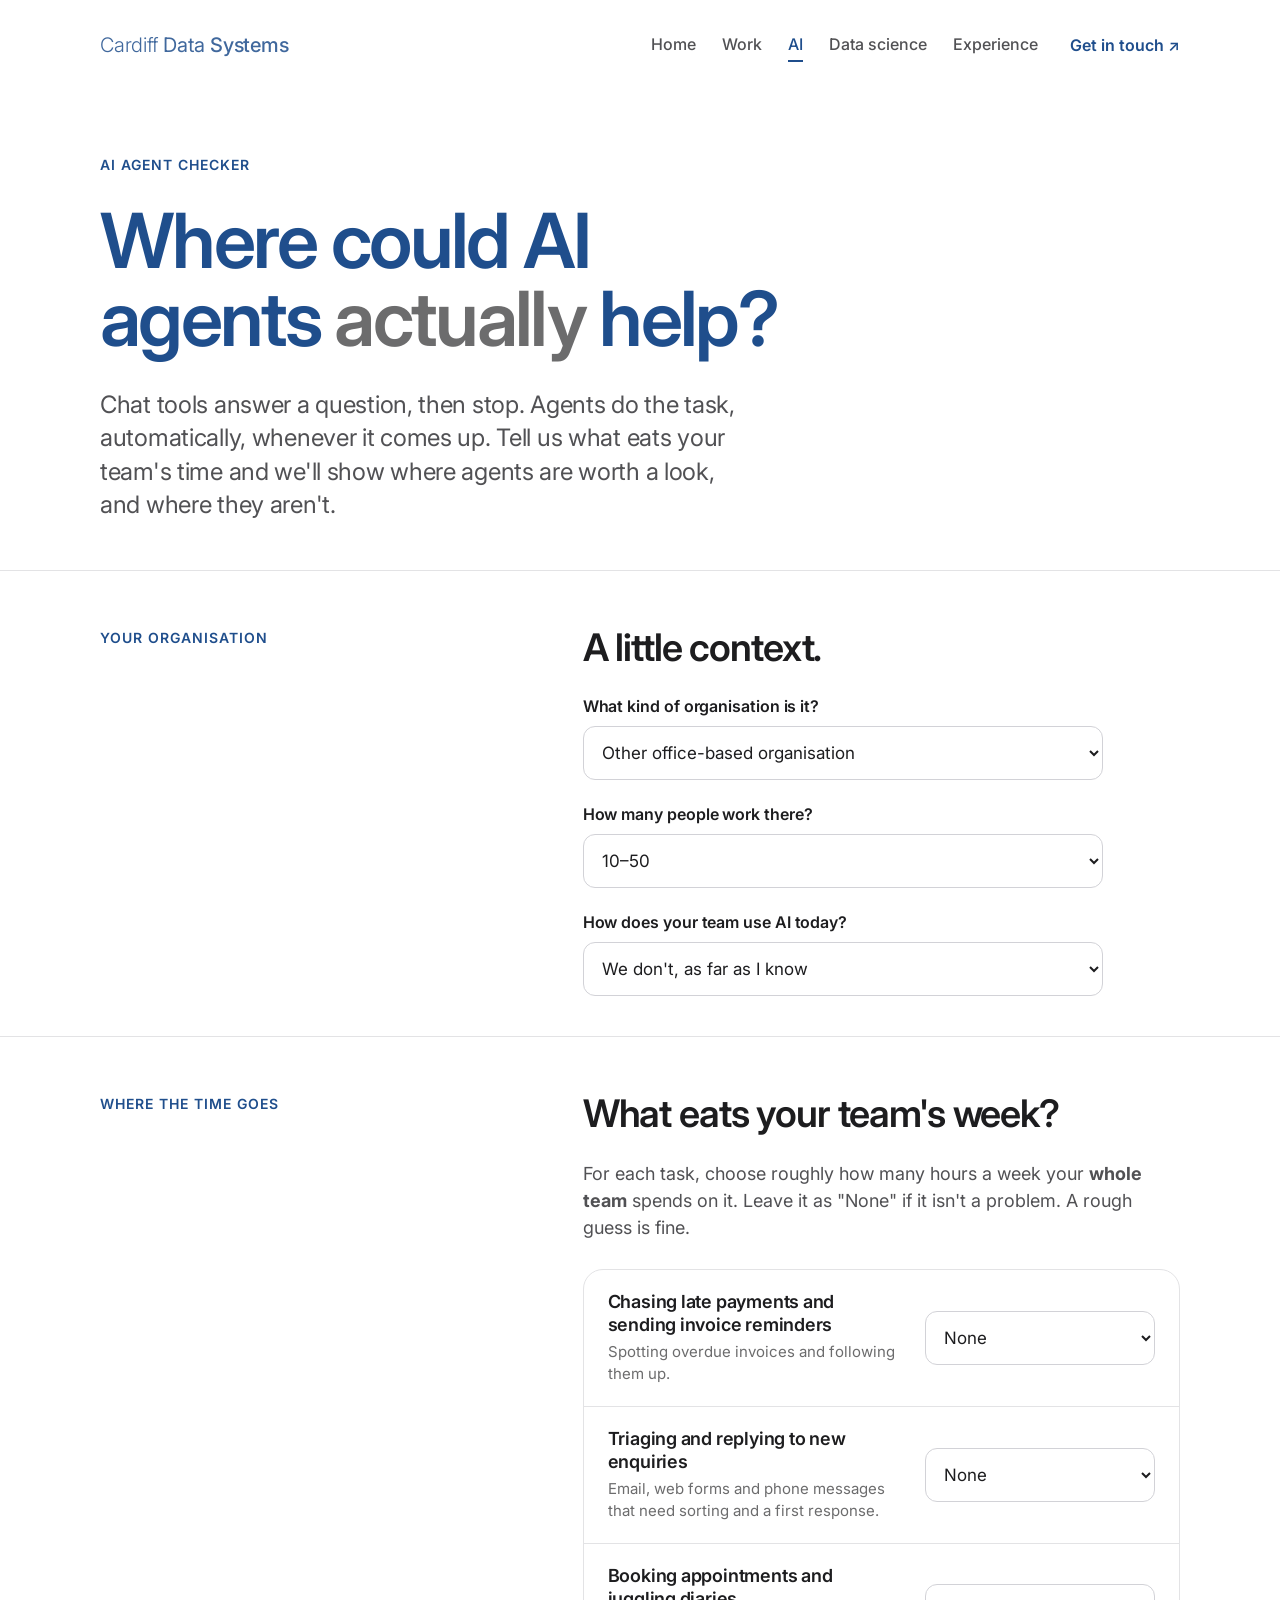
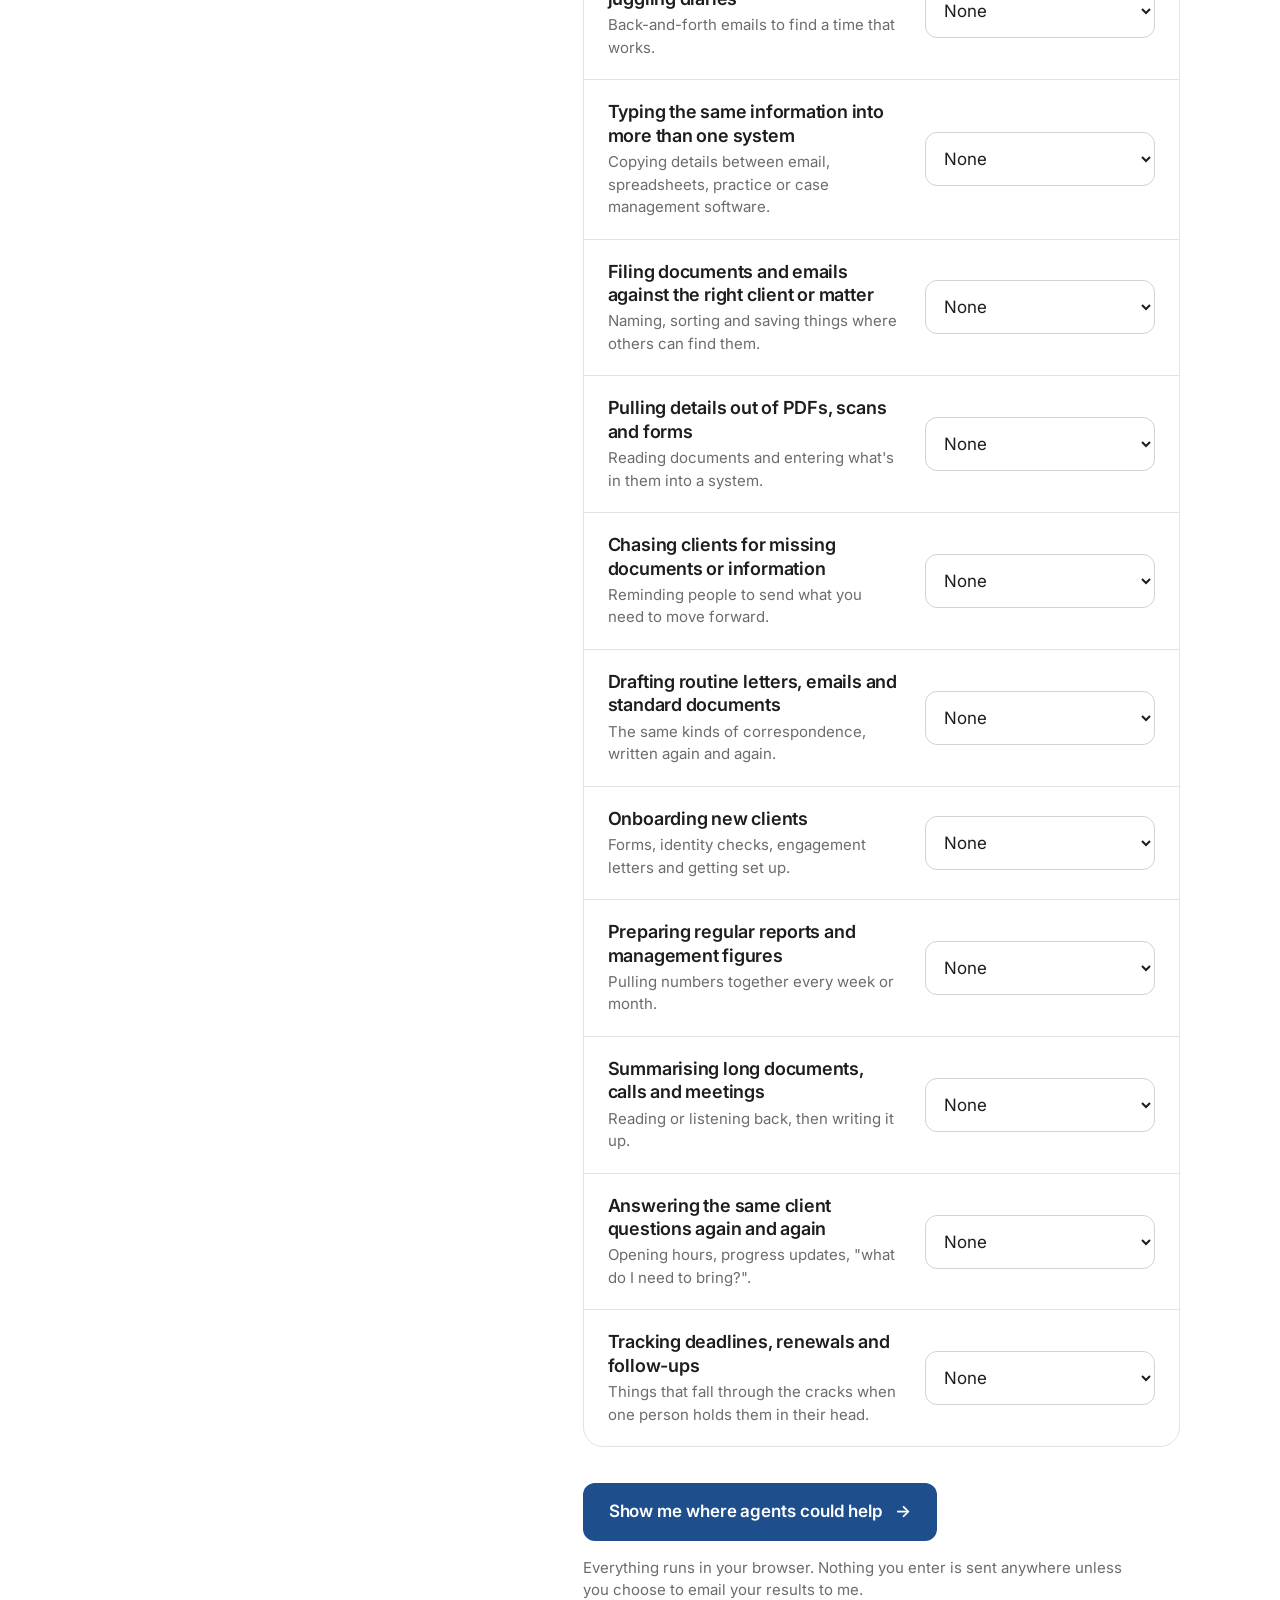
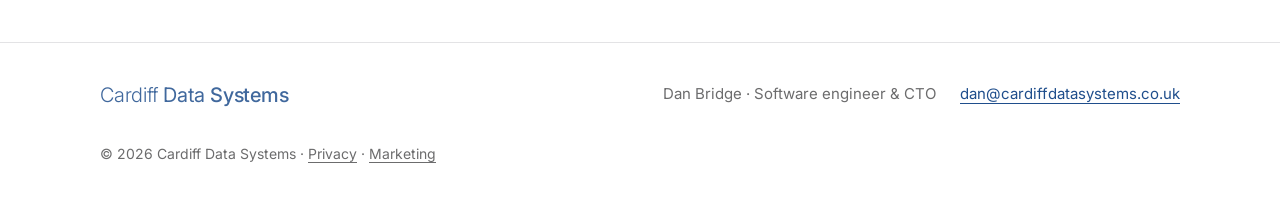
<file: agents/index.html>
<!doctype html>
<html lang="en">
  <head>
    <meta charset="UTF-8" />
    <meta name="viewport" content="width=device-width, initial-scale=1.0" />
    <meta name="description" content="A free three-minute checker for office-based organisations: find out where AI agents could genuinely save your team time, and where they shouldn't be used." />
    <title>AI agent checker — Cardiff Data Systems</title>
    <link rel="preconnect" href="https://fonts.googleapis.com" />
    <link rel="preconnect" href="https://fonts.gstatic.com" crossorigin />
    <link href="https://fonts.googleapis.com/css2?family=Inter:ital,wght@0,300;0,400;0,500;0,600;1,600&display=swap" rel="stylesheet" />
    <link rel="stylesheet" href="../style.css?v=8" />
  </head>
  <body>
    <header class="site-header">
      <a class="brand" href="../index.html" aria-label="Cardiff Data Systems home">
        <span>Cardiff</span> <span>Data</span> <span>Systems</span>
      </a>
      <div class="header-right">
        <nav class="site-nav" aria-label="Main">
          <a href="../index.html">Home</a>
          <a href="../your-jobs/index.html">Work</a>
          <a href="../agents/index.html" aria-current="page">AI</a>
          <a href="../data-science/index.html">Data science</a>
          <a href="../experience/index.html">Experience</a>
        </nav>
        <a class="contact-link" href="mailto:dan@cardiffdatasystems.co.uk">Get in touch <span aria-hidden="true">↗</span></a>
      </div>
    </header>
    <main id="top">
      <section class="hero hero-short" aria-labelledby="hero-title">
        <p class="eyebrow">AI agent checker</p>
        <h1 id="hero-title">Where could AI agents <em>actually</em> help?</h1>
        <div class="hero-bottom">
          <p class="intro">Chat tools answer a question, then stop. Agents do the task, automatically, whenever it comes up. Tell us what eats your team's time and we'll show where agents are worth a look, and where they aren't.</p>
        </div>
      </section>

      <form id="checker" class="checker" novalidate>
        <section class="section-grid" aria-labelledby="biz-title">
          <p class="section-label">Your organisation</p>
          <div>
            <h2 id="biz-title">A little context.</h2>
            <div class="field">
              <label for="biz-type">What kind of organisation is it?</label>
              <select id="biz-type" name="biz-type">
                <option value="a law firm">Law firm</option>
                <option value="an accountancy practice">Accountancy practice</option>
                <option value="a lettings or estate agency">Lettings or estate agency</option>
                <option value="a charity or faith organisation">Charity, faith group or community body</option>
                <option value="a housing association or membership organisation">Housing association or membership body</option>
                <option value="another professional services firm">Other professional services</option>
                <option value="another office-based organisation" selected>Other office-based organisation</option>
              </select>
            </div>
            <div class="field">
              <label for="biz-size">How many people work there?</label>
              <select id="biz-size" name="biz-size">
                <option value="1–9 people">1–9</option>
                <option value="10–50 people" selected>10–50</option>
                <option value="51–150 people">51–150</option>
                <option value="more than 150 people">More than 150</option>
              </select>
            </div>
            <div class="field">
              <label for="ai-use">How does your team use AI today?</label>
              <select id="ai-use" name="ai-use">
                <option value="none">We don't, as far as I know</option>
                <option value="unsure">Some people probably do, but I'm not sure how</option>
                <option value="informal">Individuals use free tools like ChatGPT as they see fit</option>
                <option value="policy">We have approved tools and a clear policy</option>
              </select>
            </div>
          </div>
        </section>

        <section class="section-grid" aria-labelledby="tasks-title">
          <p class="section-label">Where the time goes</p>
          <div>
            <h2 id="tasks-title">What eats your team's week?</h2>
            <p class="form-help">For each task, choose roughly how many hours a week your <strong>whole team</strong> spends on it. Leave it as "None" if it isn't a problem. A rough guess is fine.</p>
            <ul class="task-list" id="task-list"></ul>
            <noscript><p class="form-help">This checker needs JavaScript to run. Or just email <a href="mailto:dan@cardiffdatasystems.co.uk">dan@cardiffdatasystems.co.uk</a> and tell me where the time goes.</p></noscript>
            <div class="form-actions">
              <button class="button" type="submit">Show me where agents could help <span aria-hidden="true">→</span></button>
            </div>
            <p class="form-note">Everything runs in your browser. Nothing you enter is sent anywhere unless you choose to email your results to me.</p>
          </div>
        </section>
      </form>

      <section id="results" class="results" aria-labelledby="results-title" tabindex="-1" hidden>
        <div class="section-grid">
          <p class="section-label">Your results</p>
          <div id="results-body"></div>
        </div>
      </section>
    </main>
    <footer>
      <a class="brand footer-brand" href="../index.html"><span>Cardiff</span> <span>Data</span> <span>Systems</span></a>
      <p>Dan Bridge · Software engineer &amp; CTO</p>
      <a href="mailto:dan@cardiffdatasystems.co.uk">dan@cardiffdatasystems.co.uk</a>
      <p class="copyright">© <span id="year"></span> Cardiff Data Systems · <a href="../privacy/index.html">Privacy</a> · <a href="../marketing/index.html">Marketing</a></p>
    </footer>
    <script src="../site.js" defer></script>
    <script src="agents.js?v=3" defer></script>
  </body>
</html>
</file>
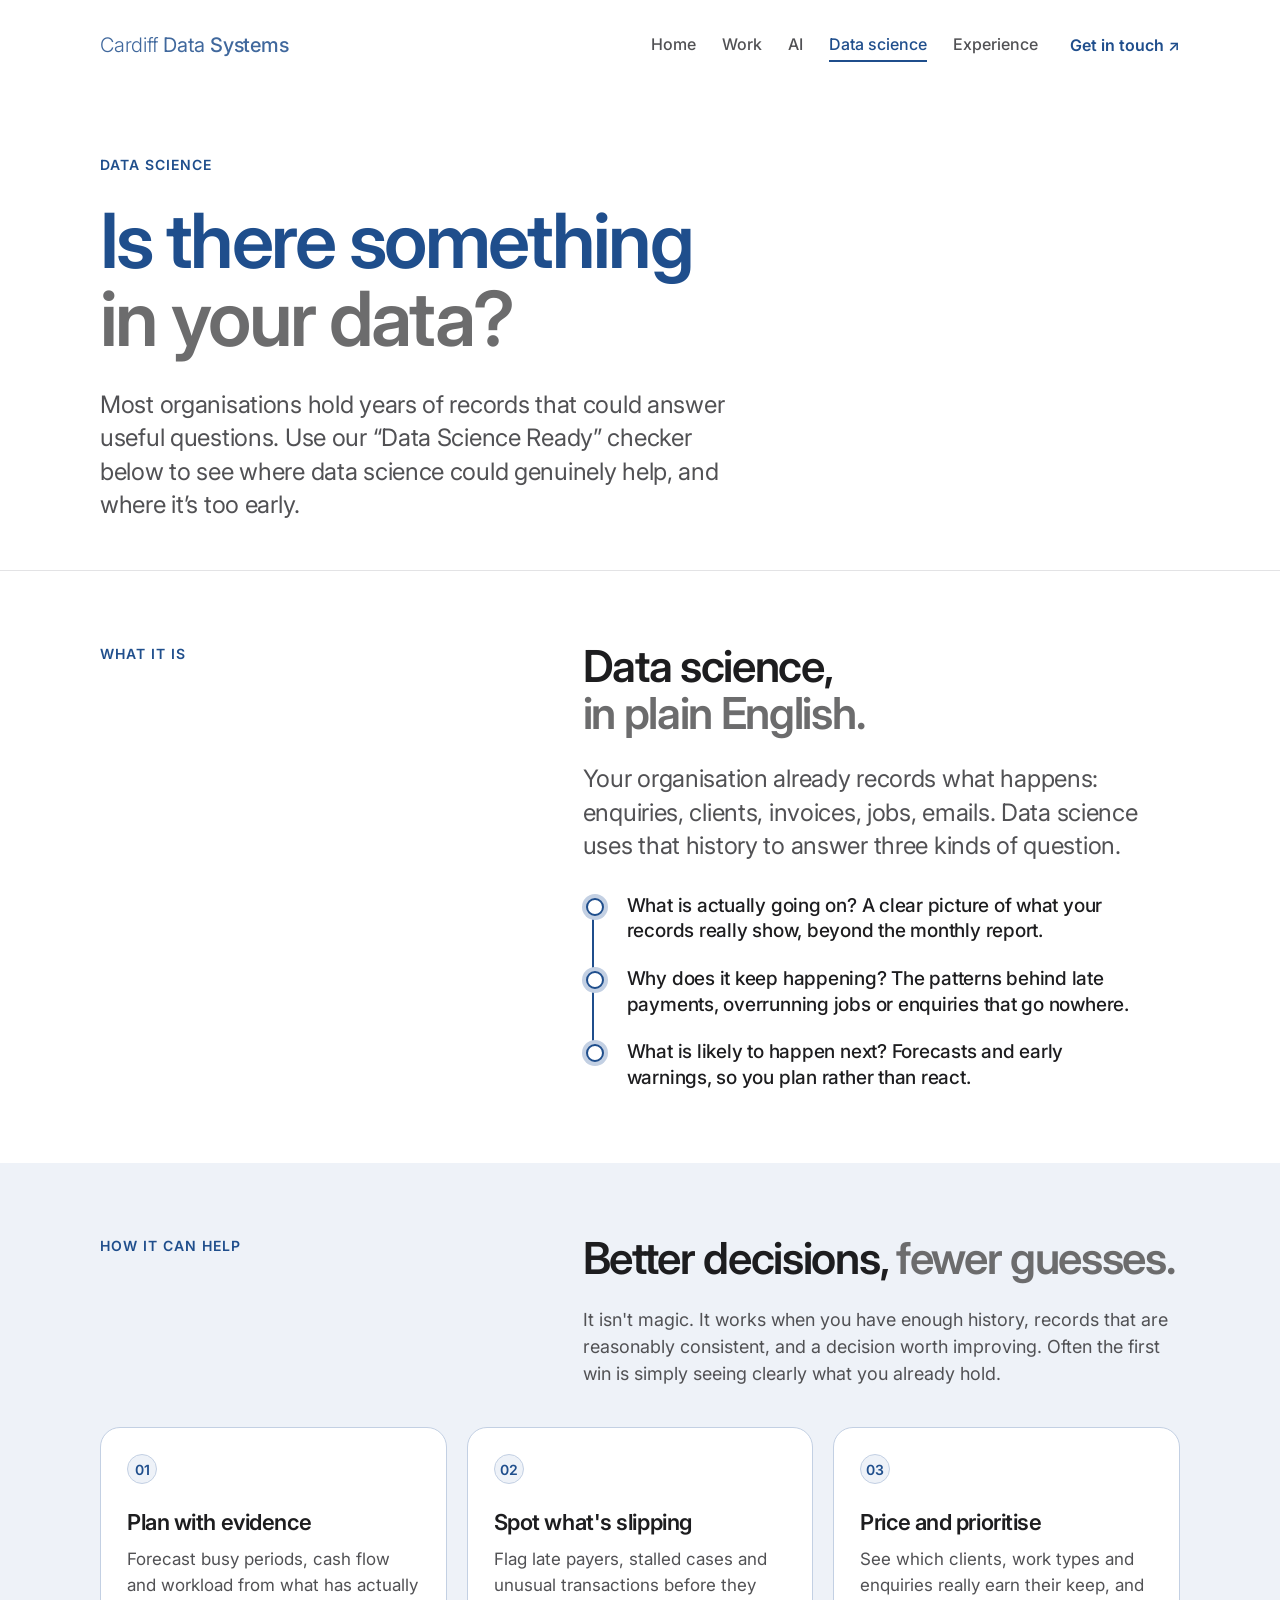
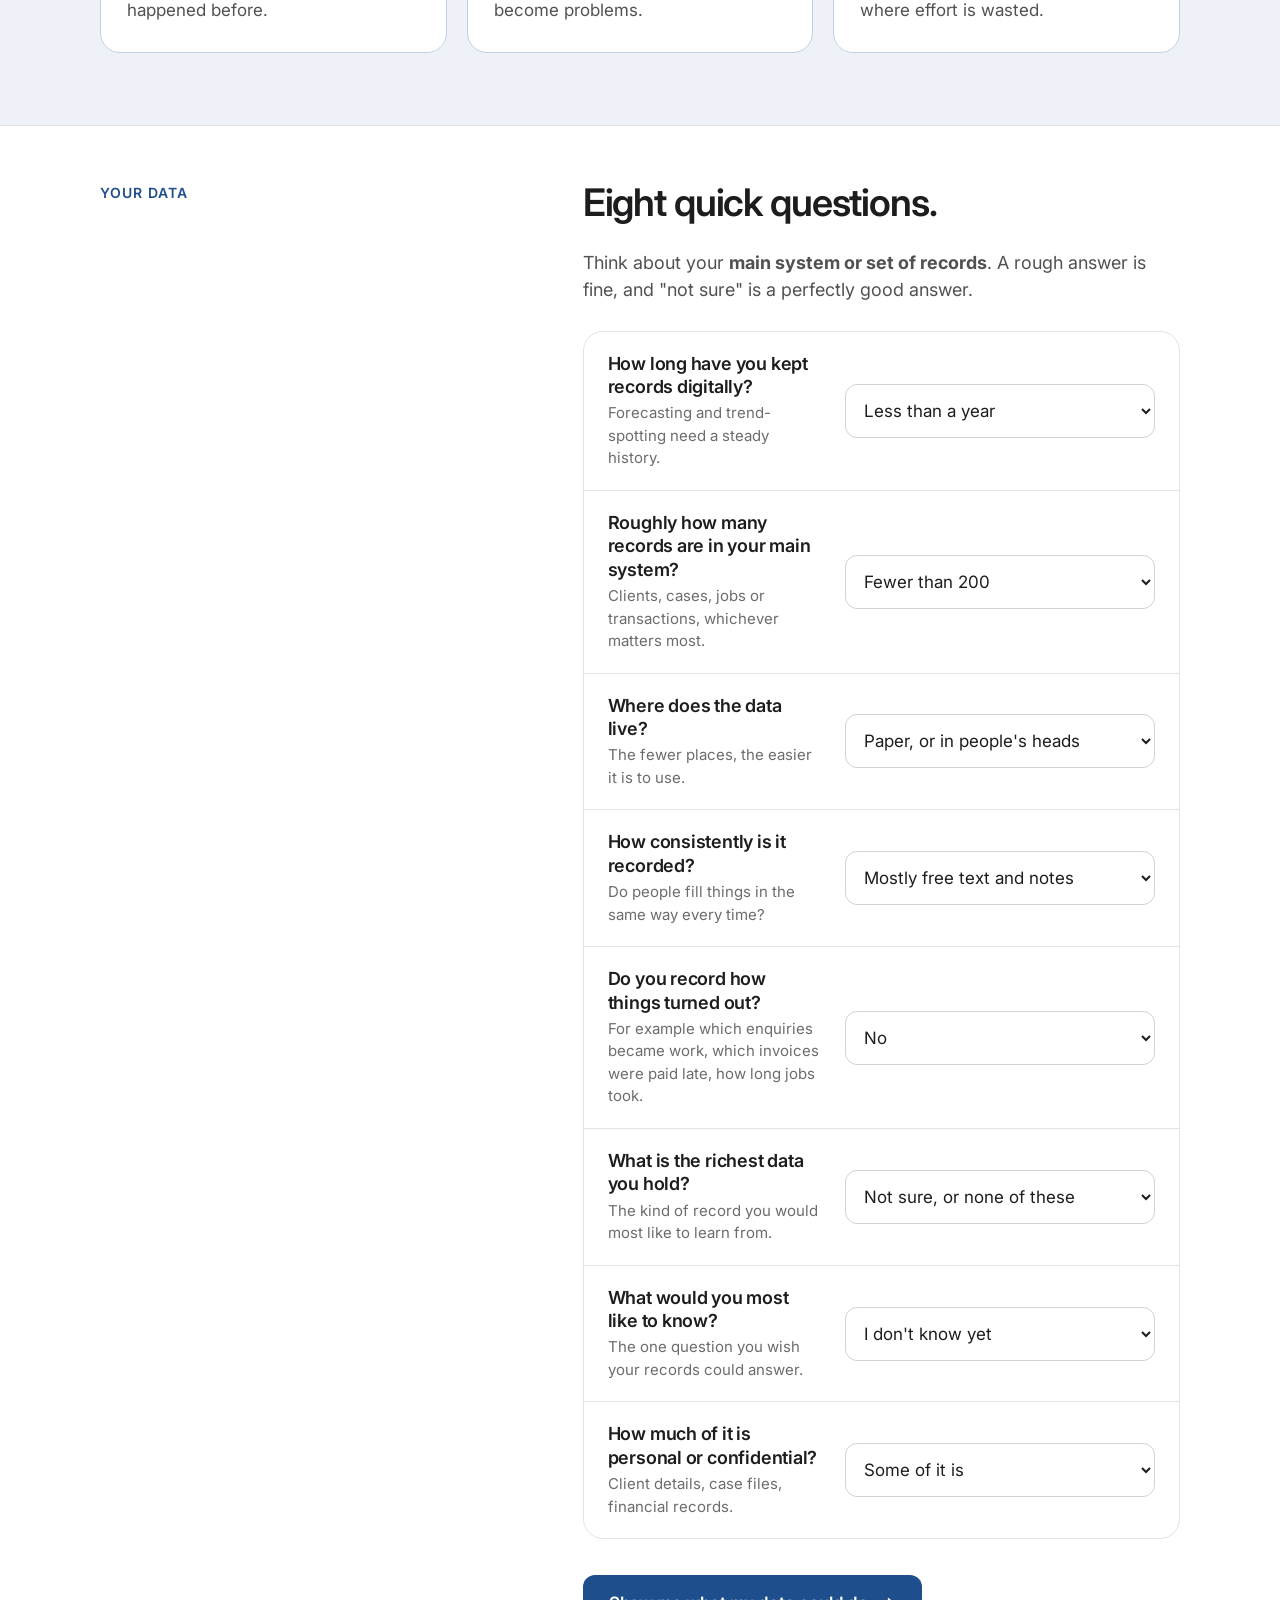
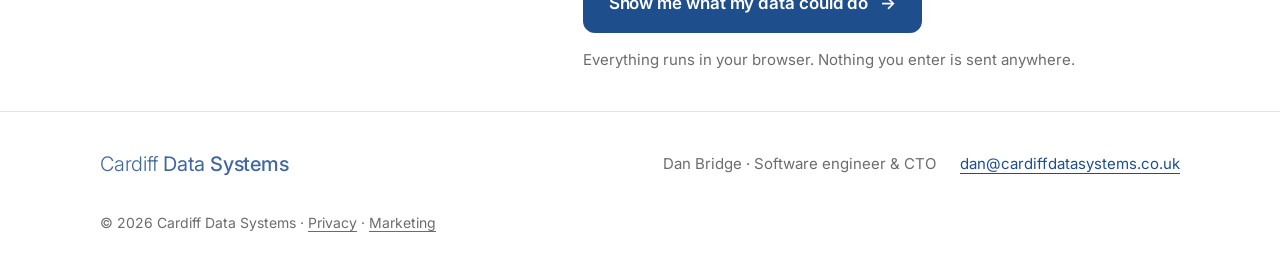
<file: data-science/index.html>
<!doctype html>
<html lang="en">
  <head>
    <meta charset="UTF-8" />
    <meta name="viewport" content="width=device-width, initial-scale=1.0" />
    <meta name="description" content="A free three-minute data checker for office-based organisations: find out whether the records you already hold could usefully support data science, and where to start." />
    <title>Data science checker — Cardiff Data Systems</title>
    <link rel="preconnect" href="https://fonts.googleapis.com" />
    <link rel="preconnect" href="https://fonts.gstatic.com" crossorigin />
    <link href="https://fonts.googleapis.com/css2?family=Inter:ital,wght@0,300;0,400;0,500;0,600;1,600&display=swap" rel="stylesheet" />
    <link rel="stylesheet" href="../style.css?v=8" />
  </head>
  <body>
    <header class="site-header">
      <a class="brand" href="../index.html" aria-label="Cardiff Data Systems home">
        <span>Cardiff</span> <span>Data</span> <span>Systems</span>
      </a>
      <div class="header-right">
        <nav class="site-nav" aria-label="Main">
          <a href="../index.html">Home</a>
          <a href="../your-jobs/index.html">Work</a>
          <a href="../agents/index.html">AI</a>
          <a href="../data-science/index.html" aria-current="page">Data science</a>
          <a href="../experience/index.html">Experience</a>
        </nav>
        <a class="contact-link" href="mailto:dan@cardiffdatasystems.co.uk">Get in touch <span aria-hidden="true">↗</span></a>
      </div>
    </header>
    <main id="top">
      <section class="hero hero-short" aria-labelledby="hero-title">
        <p class="eyebrow">Data science</p>
        <h1 id="hero-title">Is there something <em>in your data?</em></h1>
        <div class="hero-bottom">
          <p class="intro">Most organisations hold years of records that could answer useful questions. Use our “Data Science Ready” checker below to see where data science could genuinely help, and where it’s too early.</p>
        </div>
      </section>

      <section class="what-is section-grid" aria-labelledby="what-title">
        <p class="section-label">What it is</p>
        <div>
          <h2 id="what-title">Data science, <em>in plain English.</em></h2>
          <p class="large-copy">Your organisation already records what happens: enquiries, clients, invoices, jobs, emails. Data science uses that history to answer three kinds of question.</p>
          <ul class="stops">
            <li>What is actually going on? A clear picture of what your records really show, beyond the monthly report.</li>
            <li>Why does it keep happening? The patterns behind late payments, overrunning jobs or enquiries that go nowhere.</li>
            <li>What is likely to happen next? Forecasts and early warnings, so you plan rather than react.</li>
          </ul>
        </div>
      </section>

      <section class="way-of-working" aria-labelledby="help-title">
        <div class="section-grid">
          <p class="section-label">How it can help</p>
          <div>
            <h2 id="help-title">Better decisions, <em>fewer guesses.</em></h2>
            <p>It isn't magic. It works when you have enough history, records that are reasonably consistent, and a decision worth improving. Often the first win is simply seeing clearly what you already hold.</p>
          </div>
        </div>
        <div class="principles">
          <article><span>01</span><h3>Plan with evidence</h3><p>Forecast busy periods, cash flow and workload from what has actually happened before.</p></article>
          <article><span>02</span><h3>Spot what's slipping</h3><p>Flag late payers, stalled cases and unusual transactions before they become problems.</p></article>
          <article><span>03</span><h3>Price and prioritise</h3><p>See which clients, work types and enquiries really earn their keep, and where effort is wasted.</p></article>
        </div>
      </section>

      <form id="checker" class="checker" novalidate>
        <section class="section-grid" aria-labelledby="found-title">
          <p class="section-label">Your data</p>
          <div>
            <h2 id="found-title">Eight quick questions.</h2>
            <p class="form-help">Think about your <strong>main system or set of records</strong>. A rough answer is fine, and "not sure" is a perfectly good answer.</p>
            <ul class="task-list" id="found-list"></ul>
            <noscript><p class="form-help">This checker needs JavaScript to run. Or just email <a href="mailto:dan@cardiffdatasystems.co.uk">dan@cardiffdatasystems.co.uk</a> and tell us what records you keep.</p></noscript>
            <div class="form-actions">
              <button class="button" type="submit">Show me what my data could do <span aria-hidden="true">→</span></button>
            </div>
            <p class="form-note">Everything runs in your browser. Nothing you enter is sent anywhere.</p>
          </div>
        </section>
      </form>

      <section id="results" class="results" aria-labelledby="results-title" tabindex="-1" hidden>
        <div class="section-grid">
          <p class="section-label">Your results</p>
          <div id="results-body"></div>
        </div>
      </section>
    </main>
    <footer>
      <a class="brand footer-brand" href="../index.html"><span>Cardiff</span> <span>Data</span> <span>Systems</span></a>
      <p>Dan Bridge · Software engineer &amp; CTO</p>
      <a href="mailto:dan@cardiffdatasystems.co.uk">dan@cardiffdatasystems.co.uk</a>
      <p class="copyright">© <span id="year"></span> Cardiff Data Systems · <a href="../privacy/index.html">Privacy</a> · <a href="../marketing/index.html">Marketing</a></p>
    </footer>
    <script src="../site.js" defer></script>
    <script src="data-science.js?v=3" defer></script>
  </body>
</html>
</file>
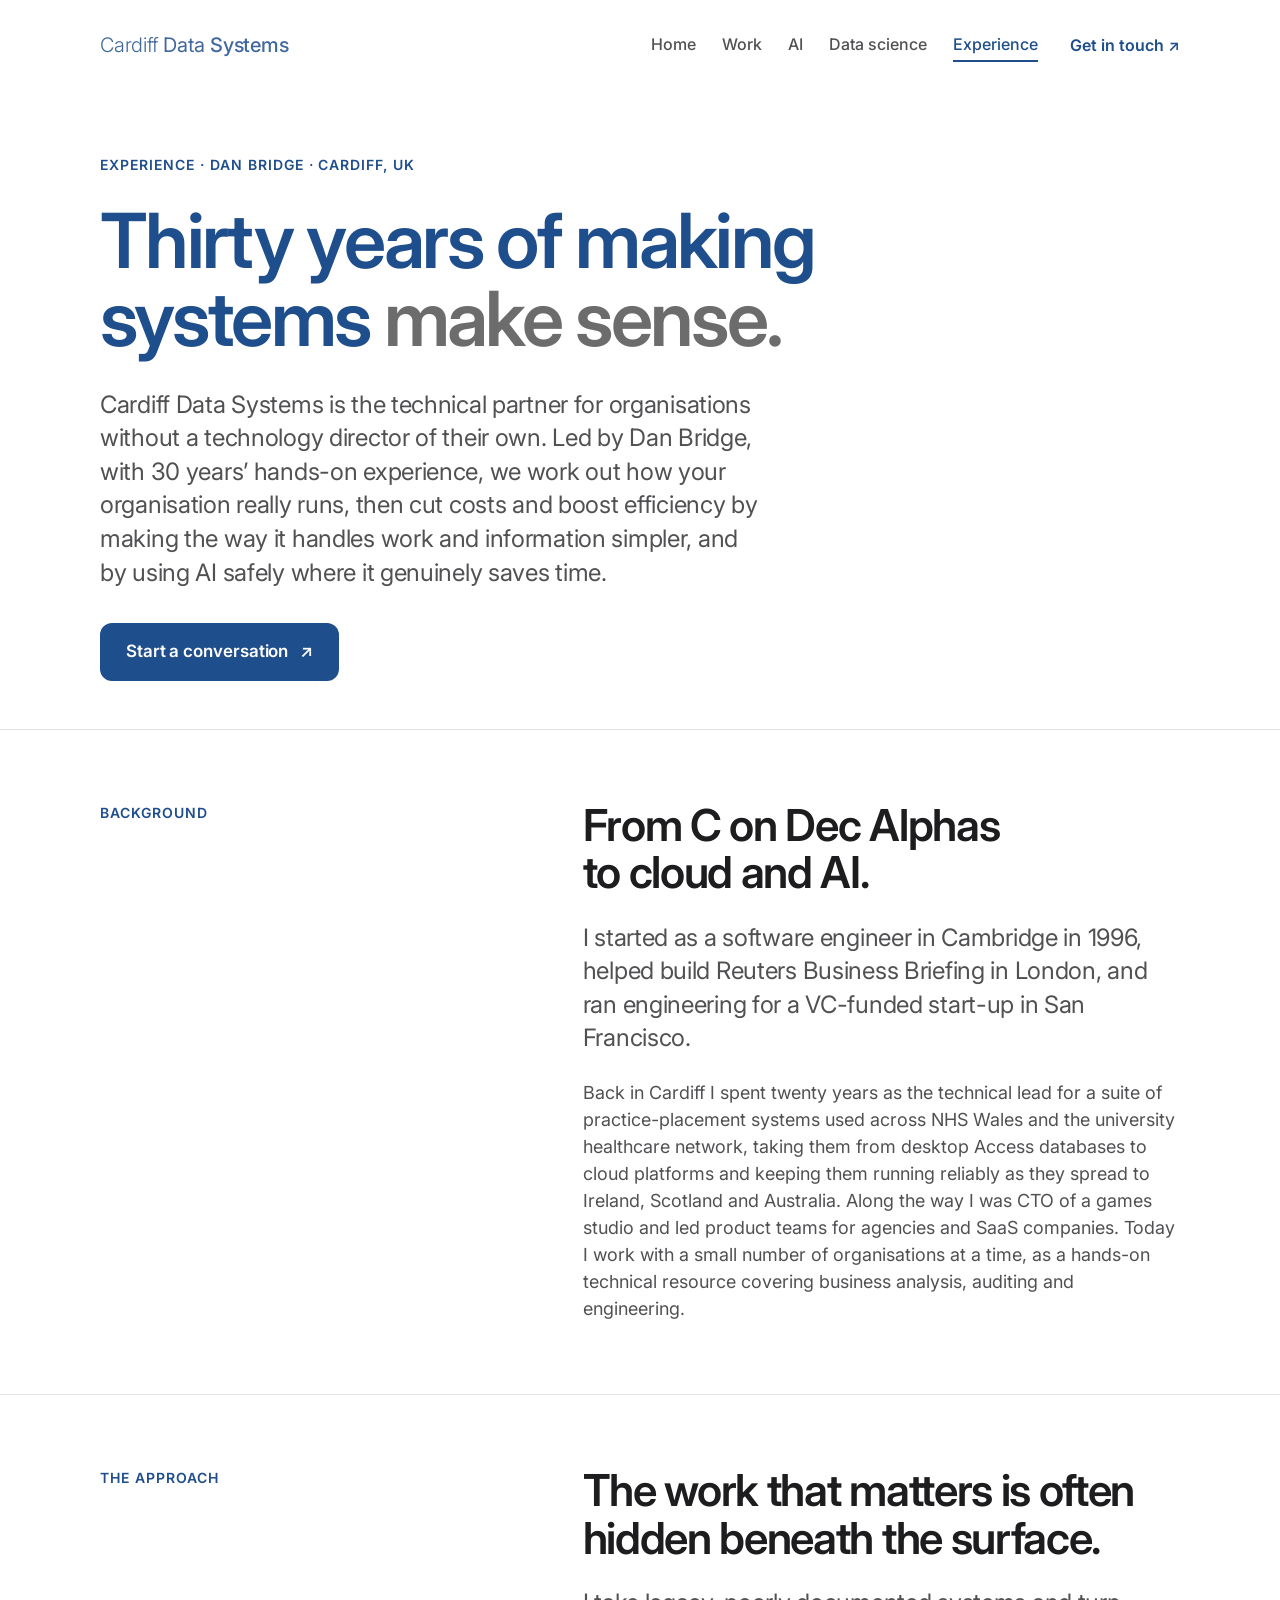
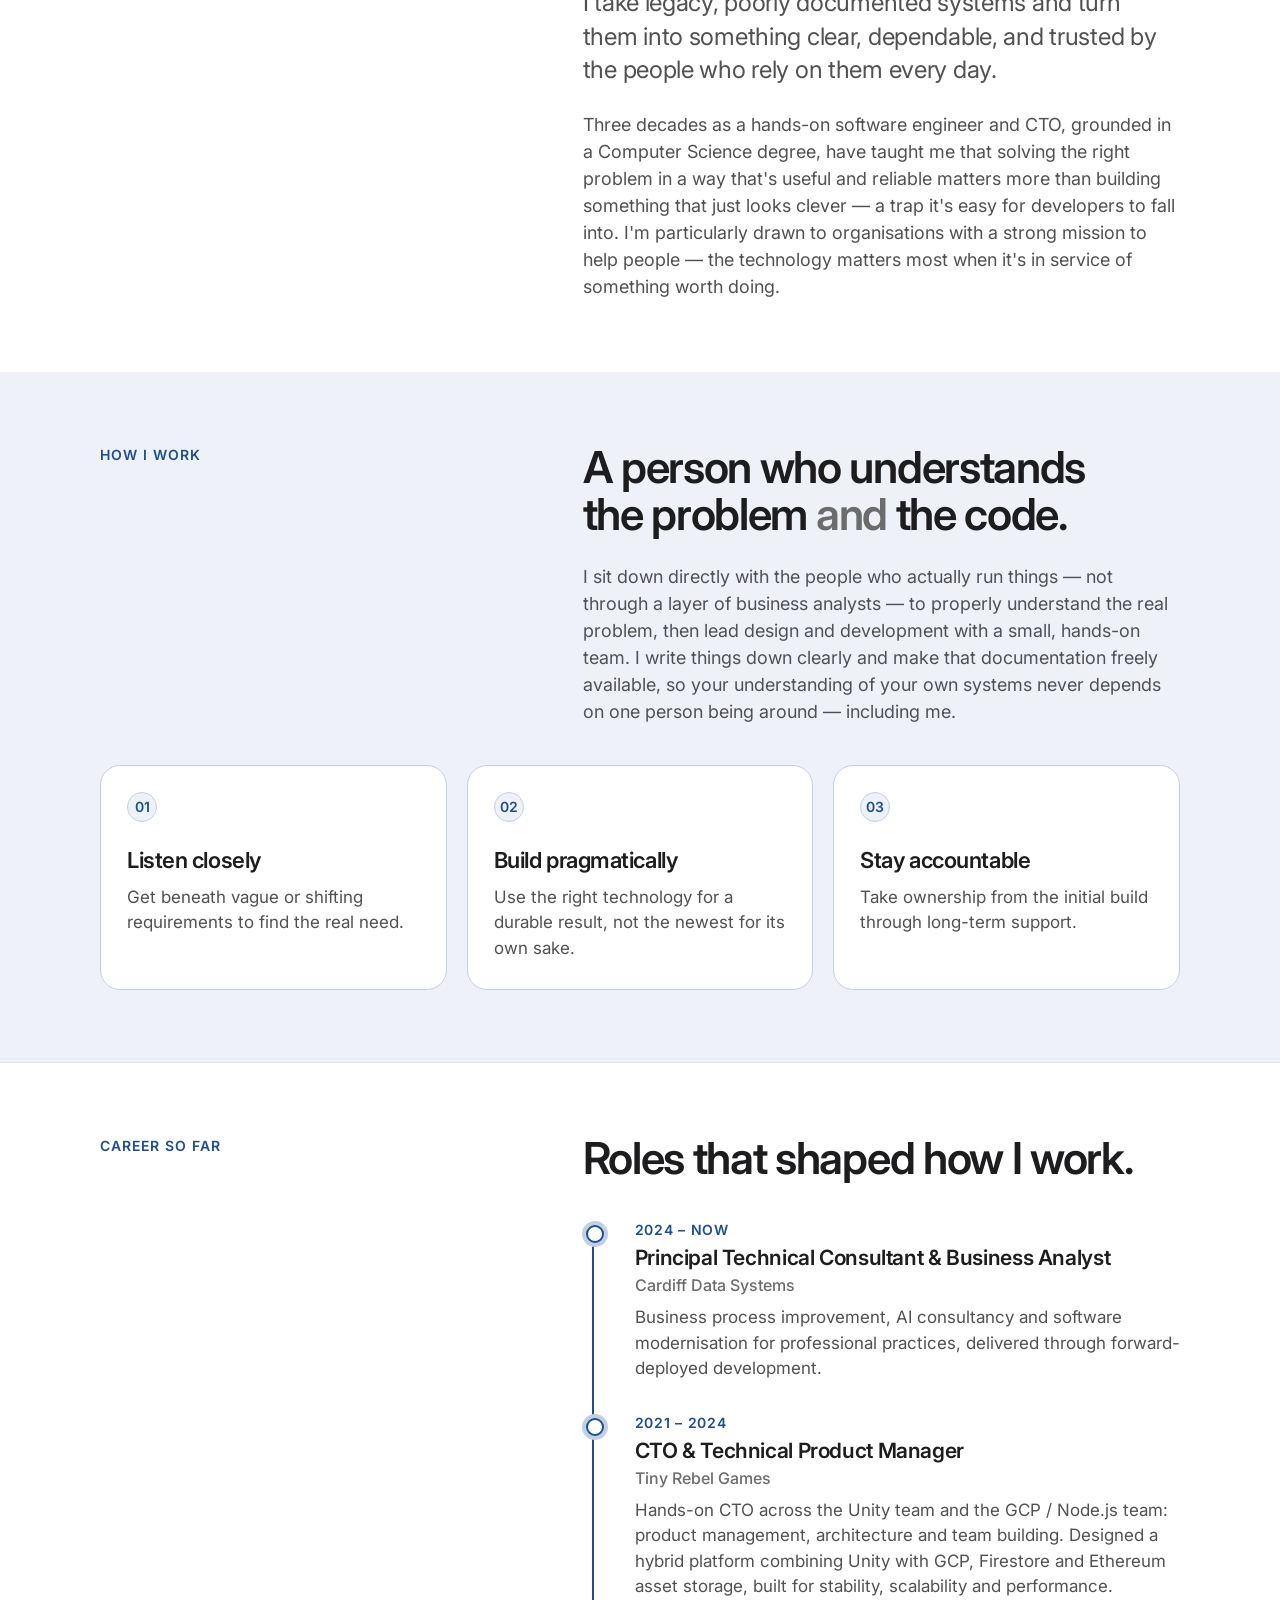
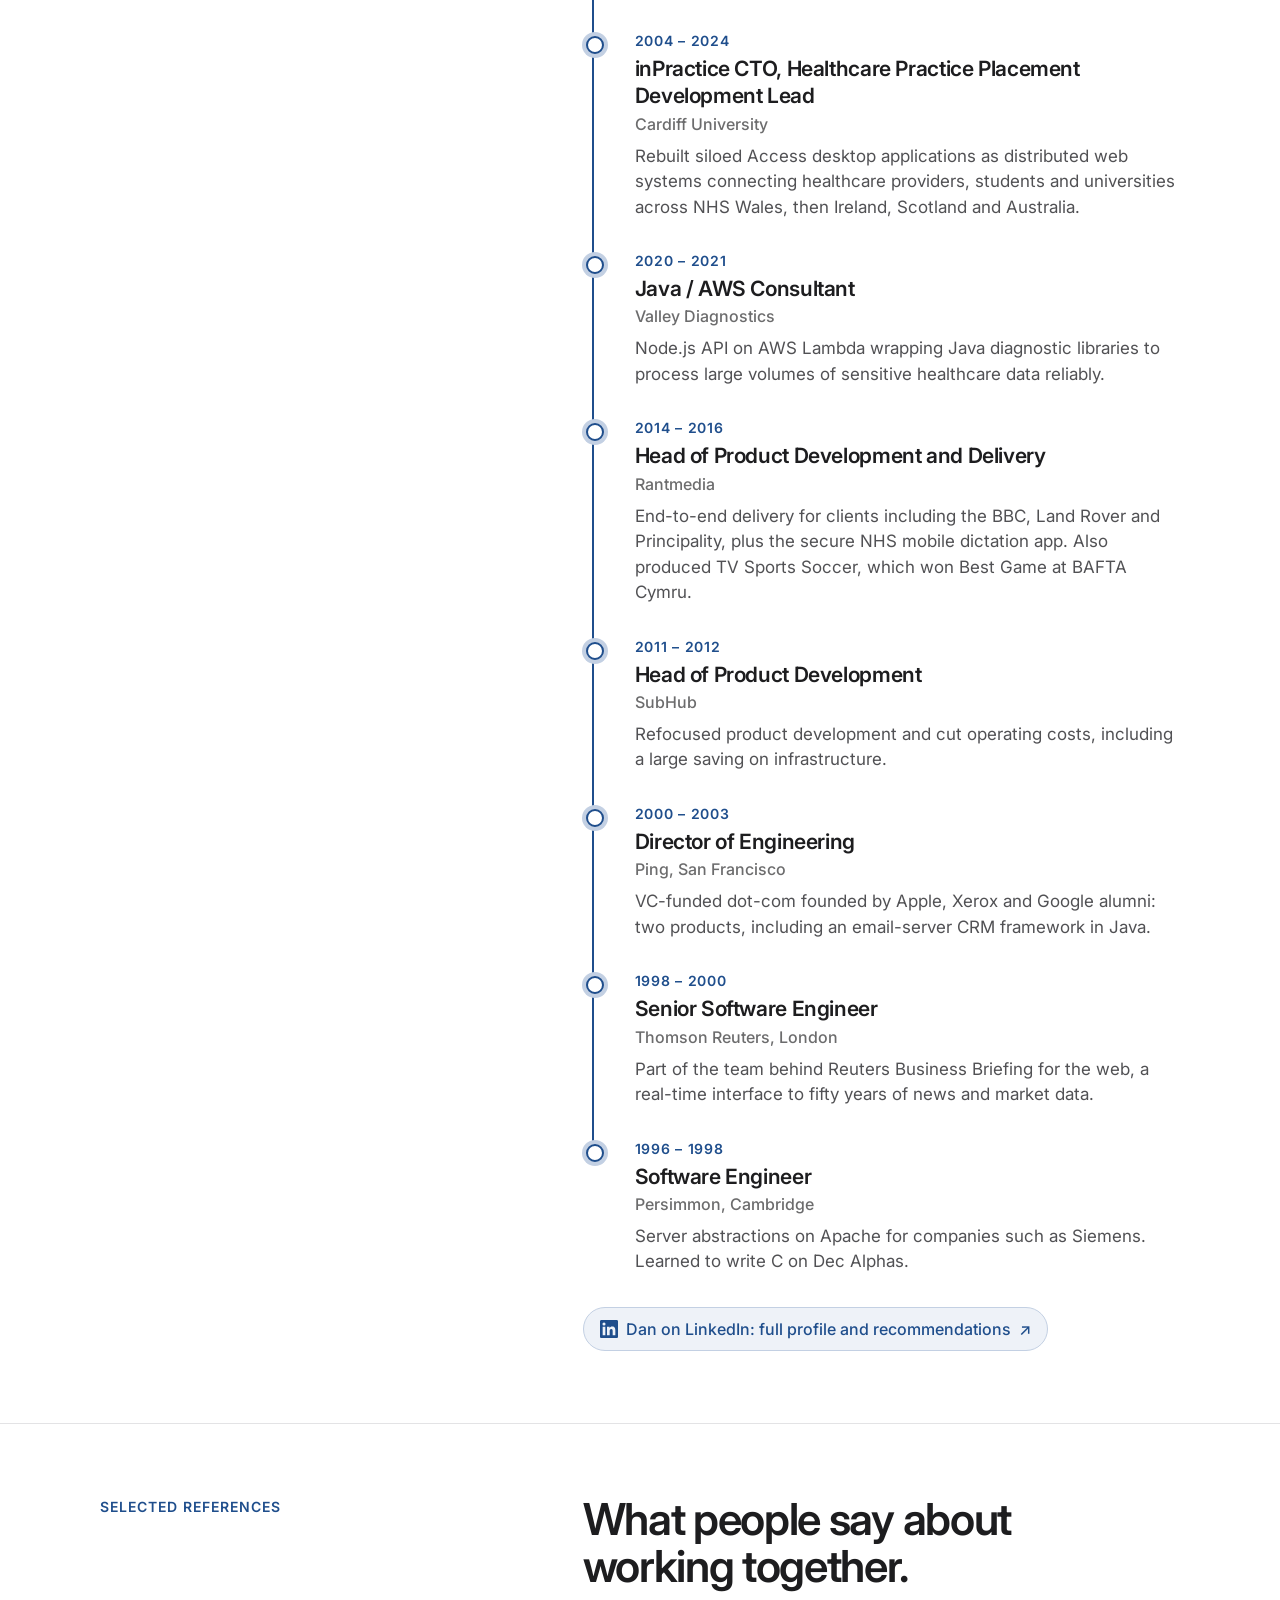
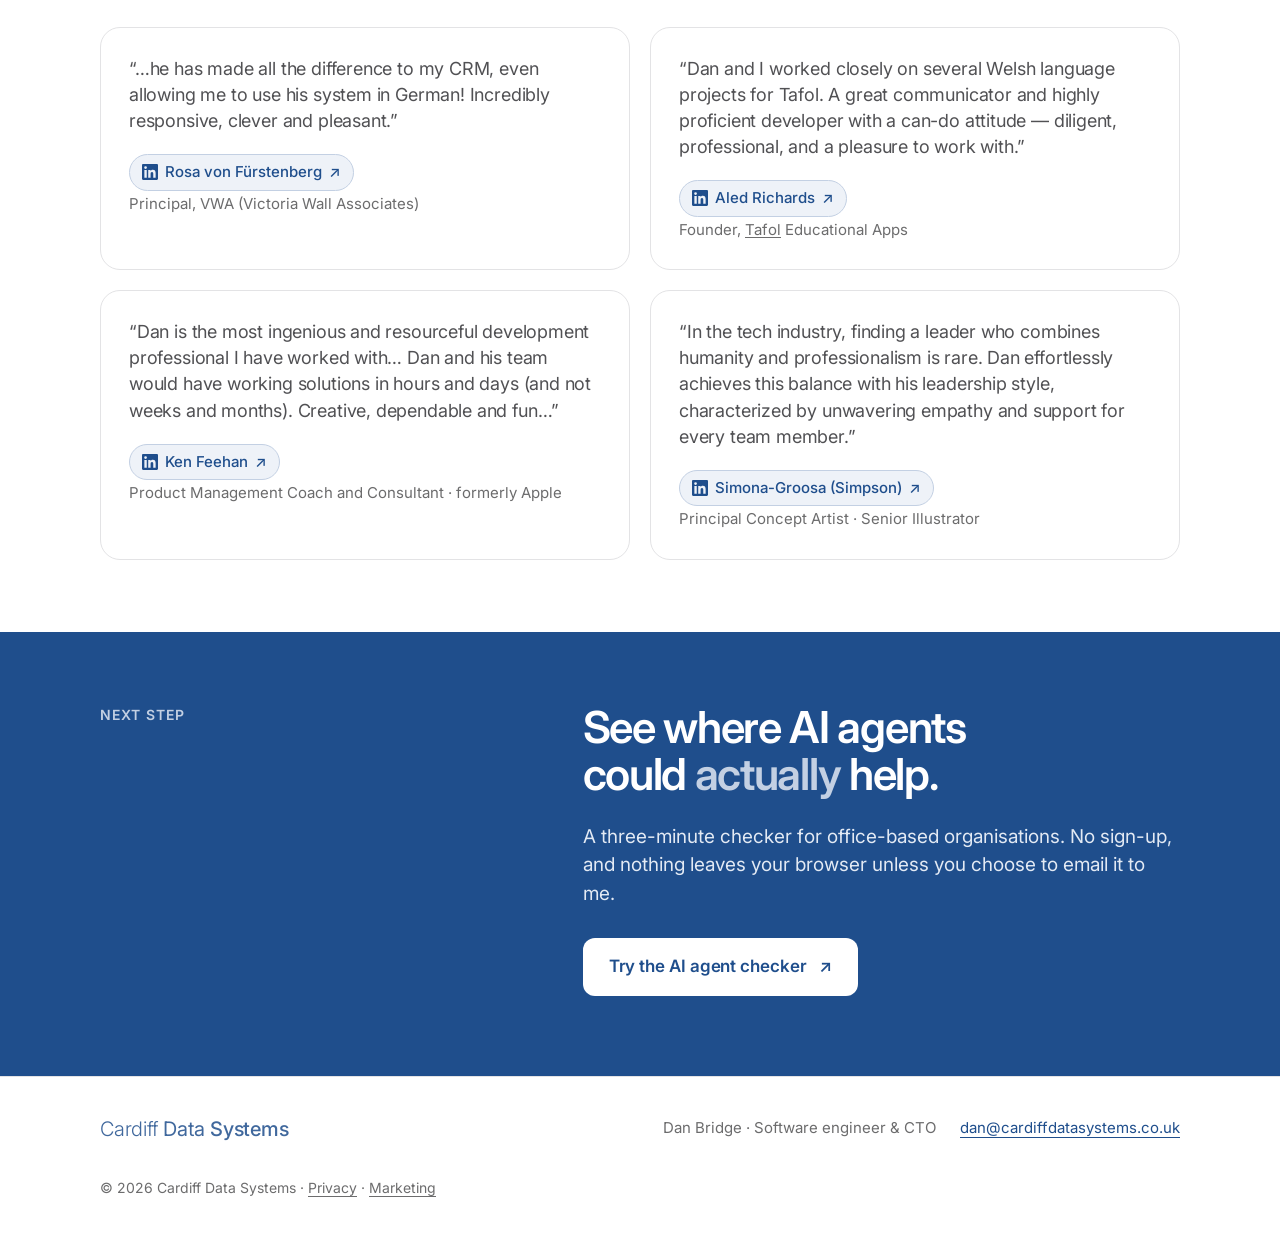
<file: experience/index.html>
<!doctype html>
<html lang="en">
  <head>
    <meta charset="UTF-8" />
    <meta name="viewport" content="width=device-width, initial-scale=1.0" />
    <meta name="description" content="About Dan Bridge and Cardiff Data Systems: thirty years of hands-on software engineering, now helping organisations modernise systems and use AI sensibly." />
    <title>Experience — Cardiff Data Systems</title>
    <link rel="preconnect" href="https://fonts.googleapis.com" />
    <link rel="preconnect" href="https://fonts.gstatic.com" crossorigin />
    <link href="https://fonts.googleapis.com/css2?family=Inter:ital,wght@0,300;0,400;0,500;0,600;1,600&display=swap" rel="stylesheet" />
    <link rel="stylesheet" href="../style.css?v=8" />
  </head>
  <body>
    <header class="site-header">
      <a class="brand" href="../index.html" aria-label="Cardiff Data Systems home">
        <span>Cardiff</span> <span>Data</span> <span>Systems</span>
      </a>
      <div class="header-right">
        <nav class="site-nav" aria-label="Main">
          <a href="../index.html">Home</a>
          <a href="../your-jobs/index.html">Work</a>
          <a href="../agents/index.html">AI</a>
          <a href="../data-science/index.html">Data science</a>
          <a href="../experience/index.html" aria-current="page">Experience</a>
        </nav>
        <a class="contact-link" href="mailto:dan@cardiffdatasystems.co.uk">Get in touch <span aria-hidden="true">↗</span></a>
      </div>
    </header>
    <main id="top">
      <section class="hero hero-short" aria-labelledby="hero-title">
        <p class="eyebrow">Experience · Dan Bridge · Cardiff, UK</p>
        <h1 id="hero-title">Thirty years of making systems <em>make sense.</em></h1>
        <div class="hero-bottom">
          <p class="intro">Cardiff Data Systems is the technical partner for organisations without a technology director of their own. Led by Dan Bridge, with 30 years’ hands-on experience, we work out how your organisation really runs, then cut costs and boost efficiency by making the way it handles work and information simpler, and by using AI safely where it genuinely saves time.</p>
          <div class="hero-actions"><a class="button" href="mailto:dan@cardiffdatasystems.co.uk">Start a conversation <span aria-hidden="true">↗</span></a></div>
        </div>
      </section>
      <section class="section-grid" aria-labelledby="background-title">
        <p class="section-label">Background</p>
        <div>
          <h2 id="background-title">From C on Dec Alphas to cloud and AI.</h2>
          <p class="large-copy">I started as a software engineer in Cambridge in 1996, helped build Reuters Business Briefing in London, and ran engineering for a VC-funded start-up in San Francisco.</p>
          <p>Back in Cardiff I spent twenty years as the technical lead for a suite of practice-placement systems used across NHS Wales and the university healthcare network, taking them from desktop Access databases to cloud platforms and keeping them running reliably as they spread to Ireland, Scotland and Australia. Along the way I was CTO of a games studio and led product teams for agencies and SaaS companies. Today I work with a small number of organisations at a time, as a hands-on technical resource covering business analysis, auditing and engineering.</p>
        </div>
      </section>
      <section class="statement section-grid" aria-labelledby="approach-title">
        <p class="section-label">The approach</p>
        <div>
          <h2 id="approach-title">The work that matters is often hidden beneath the surface.</h2>
          <p class="large-copy">I take legacy, poorly documented systems and turn them into something clear, dependable, and trusted by the people who rely on them every day.</p>
          <p>Three decades as a hands-on software engineer and CTO, grounded in a Computer Science degree, have taught me that solving the right problem in a way that's useful and reliable matters more than building something that just looks clever — a trap it's easy for developers to fall into. I'm particularly drawn to organisations with a strong mission to help people — the technology matters most when it's in service of something worth doing.</p>
        </div>
      </section>
      <section class="way-of-working" aria-labelledby="working-title">
        <div class="section-grid">
          <p class="section-label">How I work</p>
          <div>
            <h2 id="working-title">A person who understands the problem <em>and</em> the code.</h2>
            <p>I sit down directly with the people who actually run things — not through a layer of business analysts — to properly understand the real problem, then lead design and development with a small, hands-on team. I write things down clearly and make that documentation freely available, so your understanding of your own systems never depends on one person being around — including me.</p>
          </div>
        </div>
        <div class="principles">
          <article><span>01</span><h3>Listen closely</h3><p>Get beneath vague or shifting requirements to find the real need.</p></article>
          <article><span>02</span><h3>Build pragmatically</h3><p>Use the right technology for a durable result, not the newest for its own sake.</p></article>
          <article><span>03</span><h3>Stay accountable</h3><p>Take ownership from the initial build through long-term support.</p></article>
        </div>
      </section>
      <section class="timeline-section" aria-labelledby="timeline-title">
        <div class="section-grid">
          <p class="section-label">Career so far</p>
          <div><h2 id="timeline-title">Roles that shaped how I work.</h2></div>
        </div>
        <ol class="timeline">
          <li><span class="timeline-dates">2024 – now</span><div><h3>Principal Technical Consultant &amp; Business Analyst</h3><p class="timeline-org">Cardiff Data Systems</p><p>Business process improvement, AI consultancy and software modernisation for professional practices, delivered through forward-deployed development.</p></div></li>
          <li><span class="timeline-dates">2021 – 2024</span><div><h3>CTO &amp; Technical Product Manager</h3><p class="timeline-org">Tiny Rebel Games</p><p>Hands-on CTO across the Unity team and the GCP / Node.js team: product management, architecture and team building. Designed a hybrid platform combining Unity with GCP, Firestore and Ethereum asset storage, built for stability, scalability and performance.</p></div></li>
          <li><span class="timeline-dates">2004 – 2024</span><div><h3>inPractice CTO, Healthcare Practice Placement Development Lead</h3><p class="timeline-org">Cardiff University</p><p>Rebuilt siloed Access desktop applications as distributed web systems connecting healthcare providers, students and universities across NHS Wales, then Ireland, Scotland and Australia.</p></div></li>
          <li><span class="timeline-dates">2020 – 2021</span><div><h3>Java / AWS Consultant</h3><p class="timeline-org">Valley Diagnostics</p><p>Node.js API on AWS Lambda wrapping Java diagnostic libraries to process large volumes of sensitive healthcare data reliably.</p></div></li>
          <li><span class="timeline-dates">2014 – 2016</span><div><h3>Head of Product Development and Delivery</h3><p class="timeline-org">Rantmedia</p><p>End-to-end delivery for clients including the BBC, Land Rover and Principality, plus the secure NHS mobile dictation app. Also produced TV Sports Soccer, which won Best Game at BAFTA Cymru.</p></div></li>
          <li><span class="timeline-dates">2011 – 2012</span><div><h3>Head of Product Development</h3><p class="timeline-org">SubHub</p><p>Refocused product development and cut operating costs, including a large saving on infrastructure.</p></div></li>
          <li><span class="timeline-dates">2000 – 2003</span><div><h3>Director of Engineering</h3><p class="timeline-org">Ping, San Francisco</p><p>VC-funded dot-com founded by Apple, Xerox and Google alumni: two products, including an email-server CRM framework in Java.</p></div></li>
          <li><span class="timeline-dates">1998 – 2000</span><div><h3>Senior Software Engineer</h3><p class="timeline-org">Thomson Reuters, London</p><p>Part of the team behind Reuters Business Briefing for the web, a real-time interface to fifty years of news and market data.</p></div></li>
          <li><span class="timeline-dates">1996 – 1998</span><div><h3>Software Engineer</h3><p class="timeline-org">Persimmon, Cambridge</p><p>Server abstractions on Apache for companies such as Siemens. Learned to write C on Dec Alphas.</p></div></li>
        </ol>
        <a class="in-link references-more" href="https://www.linkedin.com/in/danfbridge/" target="_blank" rel="noopener">
          <svg viewBox="0 0 24 24" aria-hidden="true" focusable="false"><path fill="currentColor" d="M20.45 20.45h-3.56v-5.57c0-1.33-.03-3.04-1.85-3.04-1.86 0-2.14 1.45-2.14 2.94v5.67H9.35V9h3.41v1.56h.05c.48-.9 1.64-1.85 3.37-1.85 3.6 0 4.27 2.37 4.27 5.45v6.29zM5.34 7.43a2.06 2.06 0 1 1 0-4.12 2.06 2.06 0 0 1 0 4.12zM7.12 20.45H3.56V9h3.56v11.45zM22.22 0H1.77C.79 0 0 .77 0 1.73v20.54C0 23.23.79 24 1.77 24h20.45c.98 0 1.78-.77 1.78-1.73V1.73C24 .77 23.2 0 22.22 0z"/></svg>
          Dan on LinkedIn: full profile and recommendations <span aria-hidden="true">↗</span>
        </a>
      </section>
      <section class="references" aria-labelledby="references-title">
        <div class="section-grid">
          <p class="section-label">Selected references</p>
          <div><h2 id="references-title">What people say about working together.</h2></div>
        </div>
        <div class="reference-grid">
          <article class="reference">
            <p class="reference-quote">“…he has made all the difference to my CRM, even allowing me to use his system in German! Incredibly responsive, clever and pleasant.”</p>
            <p class="reference-name"><a class="in-link in-link-sm" href="https://www.linkedin.com/in/rosavonfurstenberg/" target="_blank" rel="noopener"><svg viewBox="0 0 24 24" aria-hidden="true" focusable="false"><path fill="currentColor" d="M20.45 20.45h-3.56v-5.57c0-1.33-.03-3.04-1.85-3.04-1.86 0-2.14 1.45-2.14 2.94v5.67H9.35V9h3.41v1.56h.05c.48-.9 1.64-1.85 3.37-1.85 3.6 0 4.27 2.37 4.27 5.45v6.29zM5.34 7.43a2.06 2.06 0 1 1 0-4.12 2.06 2.06 0 0 1 0 4.12zM7.12 20.45H3.56V9h3.56v11.45zM22.22 0H1.77C.79 0 0 .77 0 1.73v20.54C0 23.23.79 24 1.77 24h20.45c.98 0 1.78-.77 1.78-1.73V1.73C24 .77 23.2 0 22.22 0z"/></svg> Rosa von Fürstenberg <span aria-hidden="true">↗</span></a></p>
            <p class="reference-role">Principal, VWA (Victoria Wall Associates)</p>
          </article>
          <article class="reference">
            <p class="reference-quote">“Dan and I worked closely on several Welsh language projects for Tafol. A great communicator and highly proficient developer with a can-do attitude — diligent, professional, and a pleasure to work with.”</p>
            <p class="reference-name"><a class="in-link in-link-sm" href="https://www.linkedin.com/in/aled-richards-3137792b/" target="_blank" rel="noopener"><svg viewBox="0 0 24 24" aria-hidden="true" focusable="false"><path fill="currentColor" d="M20.45 20.45h-3.56v-5.57c0-1.33-.03-3.04-1.85-3.04-1.86 0-2.14 1.45-2.14 2.94v5.67H9.35V9h3.41v1.56h.05c.48-.9 1.64-1.85 3.37-1.85 3.6 0 4.27 2.37 4.27 5.45v6.29zM5.34 7.43a2.06 2.06 0 1 1 0-4.12 2.06 2.06 0 0 1 0 4.12zM7.12 20.45H3.56V9h3.56v11.45zM22.22 0H1.77C.79 0 0 .77 0 1.73v20.54C0 23.23.79 24 1.77 24h20.45c.98 0 1.78-.77 1.78-1.73V1.73C24 .77 23.2 0 22.22 0z"/></svg> Aled Richards <span aria-hidden="true">↗</span></a></p>
            <p class="reference-role">Founder, <a href="https://web.archive.org/web/20220124192009/https://tafol.cymru/" target="_blank" rel="noopener">Tafol</a> Educational Apps</p>
          </article>
          <article class="reference">
            <p class="reference-quote">“Dan is the most ingenious and resourceful development professional I have worked with… Dan and his team would have working solutions in hours and days (and not weeks and months). Creative, dependable and fun…”</p>
            <p class="reference-name"><a class="in-link in-link-sm" href="https://www.linkedin.com/in/kenfeehan/" target="_blank" rel="noopener"><svg viewBox="0 0 24 24" aria-hidden="true" focusable="false"><path fill="currentColor" d="M20.45 20.45h-3.56v-5.57c0-1.33-.03-3.04-1.85-3.04-1.86 0-2.14 1.45-2.14 2.94v5.67H9.35V9h3.41v1.56h.05c.48-.9 1.64-1.85 3.37-1.85 3.6 0 4.27 2.37 4.27 5.45v6.29zM5.34 7.43a2.06 2.06 0 1 1 0-4.12 2.06 2.06 0 0 1 0 4.12zM7.12 20.45H3.56V9h3.56v11.45zM22.22 0H1.77C.79 0 0 .77 0 1.73v20.54C0 23.23.79 24 1.77 24h20.45c.98 0 1.78-.77 1.78-1.73V1.73C24 .77 23.2 0 22.22 0z"/></svg> Ken Feehan <span aria-hidden="true">↗</span></a></p>
            <p class="reference-role">Product Management Coach and Consultant · formerly Apple</p>
          </article>
          <article class="reference">
            <p class="reference-quote">“In the tech industry, finding a leader who combines humanity and professionalism is rare. Dan effortlessly achieves this balance with his leadership style, characterized by unwavering empathy and support for every team member.”</p>
            <p class="reference-name"><a class="in-link in-link-sm" href="https://www.linkedin.com/in/simonagabrielasimpson/" target="_blank" rel="noopener"><svg viewBox="0 0 24 24" aria-hidden="true" focusable="false"><path fill="currentColor" d="M20.45 20.45h-3.56v-5.57c0-1.33-.03-3.04-1.85-3.04-1.86 0-2.14 1.45-2.14 2.94v5.67H9.35V9h3.41v1.56h.05c.48-.9 1.64-1.85 3.37-1.85 3.6 0 4.27 2.37 4.27 5.45v6.29zM5.34 7.43a2.06 2.06 0 1 1 0-4.12 2.06 2.06 0 0 1 0 4.12zM7.12 20.45H3.56V9h3.56v11.45zM22.22 0H1.77C.79 0 0 .77 0 1.73v20.54C0 23.23.79 24 1.77 24h20.45c.98 0 1.78-.77 1.78-1.73V1.73C24 .77 23.2 0 22.22 0z"/></svg> Simona-Groosa (Simpson) <span aria-hidden="true">↗</span></a></p>
            <p class="reference-role">Principal Concept Artist · Senior Illustrator</p>
          </article>
        </div>
      </section>
      <section class="agents-cta" aria-labelledby="agents-title">
        <div class="focus-label">Next step</div>
        <div>
          <h2 id="agents-title">See where AI agents could <em>actually</em> help.</h2>
          <p>A three-minute checker for office-based organisations. No sign-up, and nothing leaves your browser unless you choose to email it to me.</p>
          <a class="button light" href="../agents/index.html">Try the AI agent checker <span aria-hidden="true">↗</span></a>
        </div>
      </section>
    </main>
    <footer>
      <a class="brand footer-brand" href="../index.html"><span>Cardiff</span> <span>Data</span> <span>Systems</span></a>
      <p>Dan Bridge · Software engineer &amp; CTO</p>
      <a href="mailto:dan@cardiffdatasystems.co.uk">dan@cardiffdatasystems.co.uk</a>
      <p class="copyright">© <span id="year"></span> Cardiff Data Systems · <a href="../privacy/index.html">Privacy</a> · <a href="../marketing/index.html">Marketing</a></p>
    </footer>
    <script src="../site.js" defer></script>
  </body>
</html>
</file>
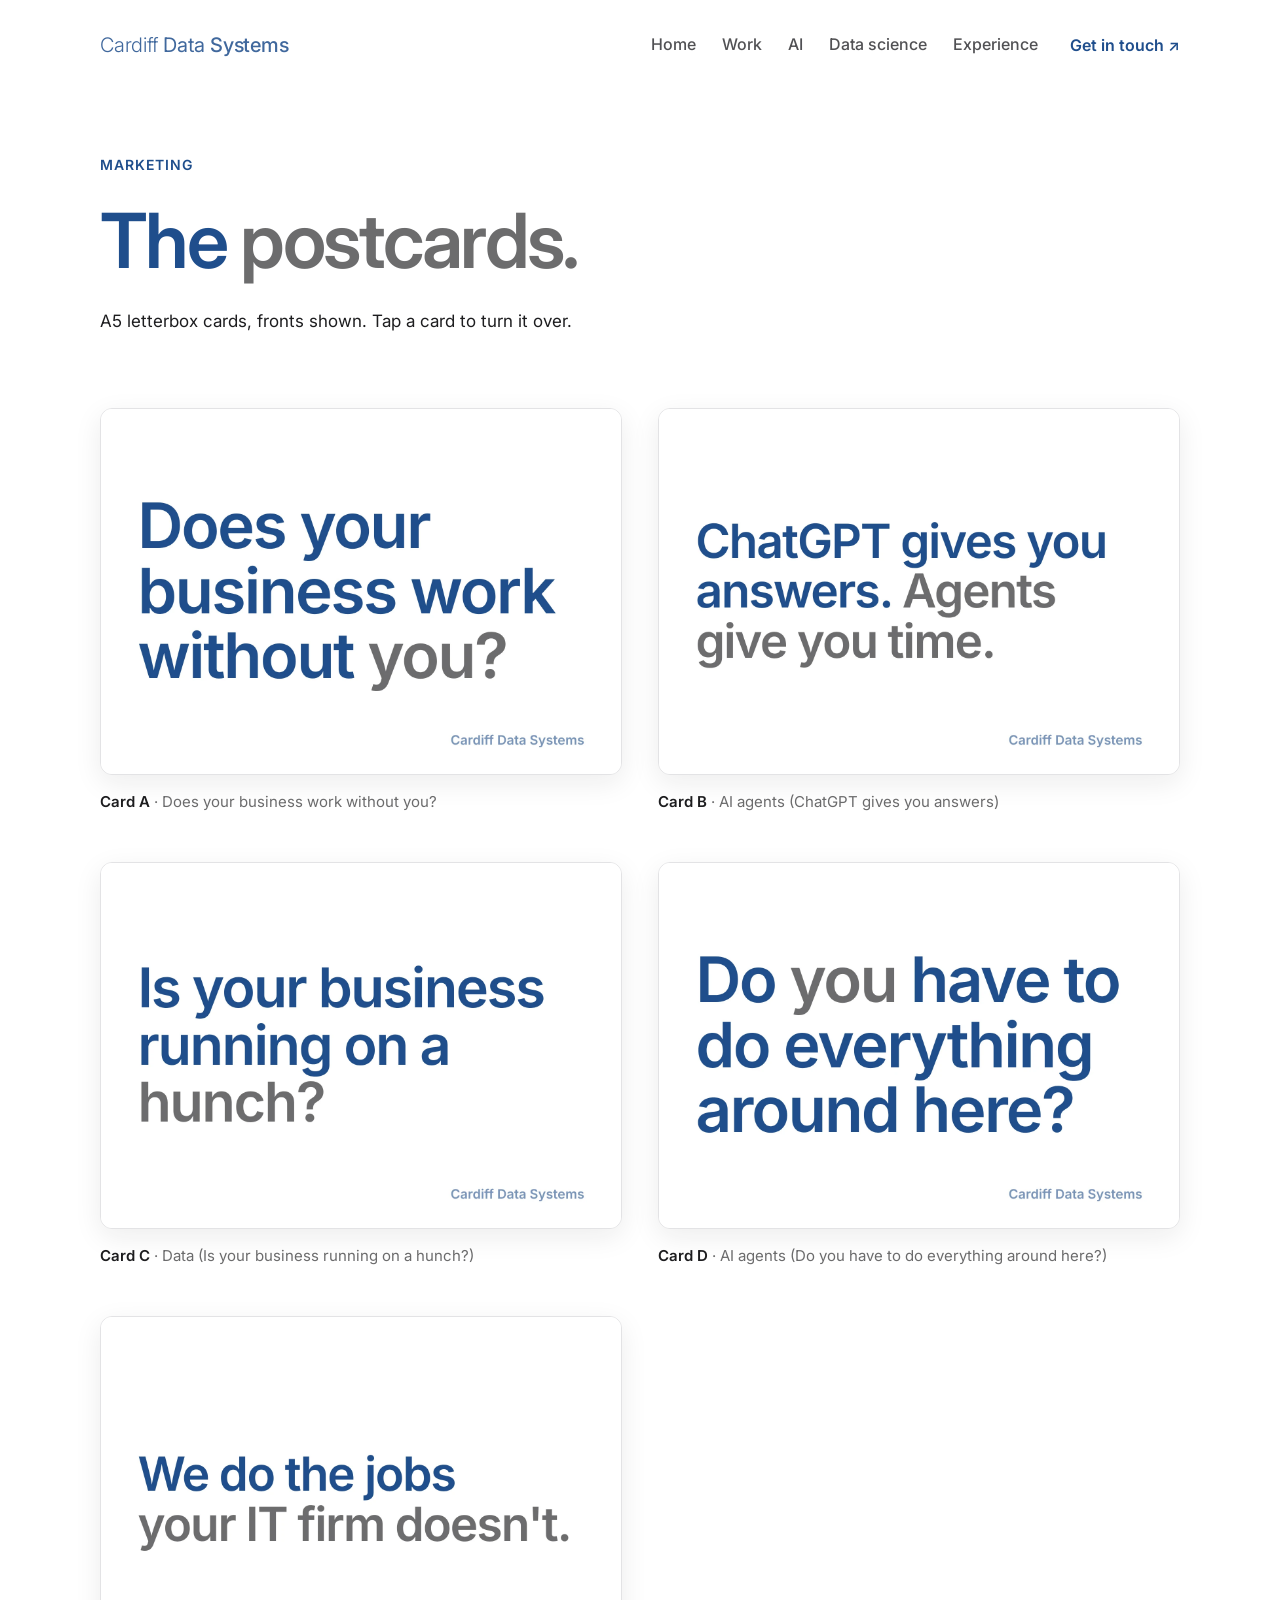
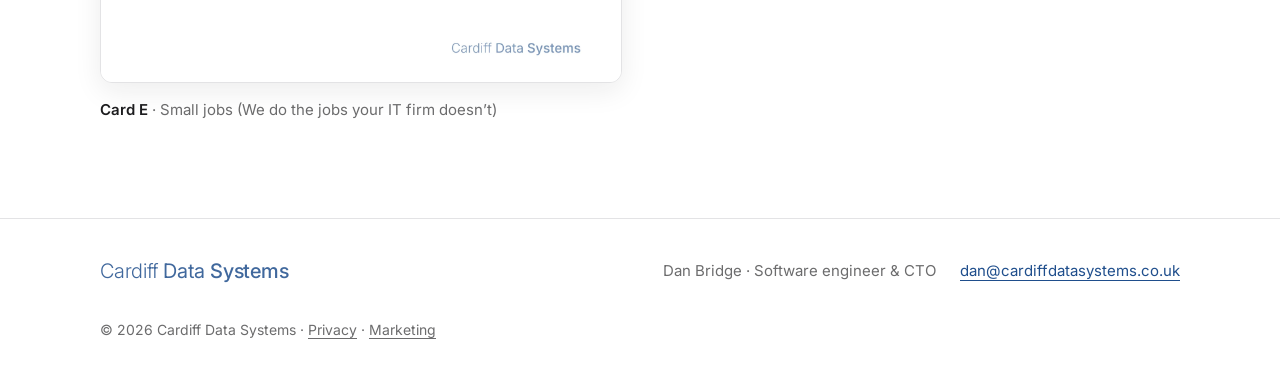
<file: marketing/index.html>
<!doctype html>
<html lang="en">
  <head>
    <meta charset="UTF-8" />
    <meta name="viewport" content="width=device-width, initial-scale=1.0" />
    <meta name="description" content="Cardiff Data Systems postcards." />
    <title>Marketing — Cardiff Data Systems</title>
    <meta name="robots" content="noindex" />
    <link rel="preconnect" href="https://fonts.googleapis.com" />
    <link rel="preconnect" href="https://fonts.gstatic.com" crossorigin />
    <link href="https://fonts.googleapis.com/css2?family=Inter:ital,wght@0,300;0,400;0,500;0,600;1,600&display=swap" rel="stylesheet" />
    <link rel="stylesheet" href="../style.css?v=8" />
  </head>
  <body>
    <header class="site-header">
      <a class="brand" href="../index.html" aria-label="Cardiff Data Systems home">
        <span>Cardiff</span> <span>Data</span> <span>Systems</span>
      </a>
      <div class="header-right">
        <nav class="site-nav" aria-label="Main">
          <a href="../index.html">Home</a>
          <a href="../your-jobs/index.html">Work</a>
          <a href="../agents/index.html">AI</a>
          <a href="../data-science/index.html">Data science</a>
          <a href="../experience/index.html">Experience</a>
        </nav>
        <a class="contact-link" href="mailto:dan@cardiffdatasystems.co.uk">Get in touch <span aria-hidden="true">↗</span></a>
      </div>
    </header>
    <main id="top">
      <section class="hero hero-short" aria-labelledby="hero-title">
        <p class="eyebrow">Marketing</p>
        <h1 id="hero-title">The <em>postcards.</em></h1>
        <div class="hero-bottom"><p class="hero-intro">A5 letterbox cards, fronts shown. Tap a card to turn it over.</p></div>
      </section>
      <section class="postcards" aria-label="Postcards">
        <div class="postcard-grid">
          <figure class="postcard-item">
            <button class="postcard" type="button" aria-pressed="false" aria-label="Postcard A: Does your business work without you?. Show the reverse">
              <span class="postcard-inner">
                <img class="postcard-face postcard-front" src="img/a-front.webp" width="794" height="559" alt="Postcard A, front" loading="lazy" />
                <img class="postcard-face postcard-back" src="img/a-back.webp" width="794" height="559" alt="Postcard A, reverse" loading="lazy" aria-hidden="true" />
              </span>
            </button>
            <figcaption><strong>Card A</strong> · Does your business work without you?</figcaption>
          </figure>
          <figure class="postcard-item">
            <button class="postcard" type="button" aria-pressed="false" aria-label="Postcard B: AI agents (ChatGPT gives you answers). Show the reverse">
              <span class="postcard-inner">
                <img class="postcard-face postcard-front" src="img/b-front.webp" width="794" height="559" alt="Postcard B, front" loading="lazy" />
                <img class="postcard-face postcard-back" src="img/b-back.webp" width="794" height="559" alt="Postcard B, reverse" loading="lazy" aria-hidden="true" />
              </span>
            </button>
            <figcaption><strong>Card B</strong> · AI agents (ChatGPT gives you answers)</figcaption>
          </figure>
          <figure class="postcard-item">
            <button class="postcard" type="button" aria-pressed="false" aria-label="Postcard C: Data (Is your business running on a hunch?). Show the reverse">
              <span class="postcard-inner">
                <img class="postcard-face postcard-front" src="img/c-front.webp" width="794" height="559" alt="Postcard C, front" loading="lazy" />
                <img class="postcard-face postcard-back" src="img/c-back.webp" width="794" height="559" alt="Postcard C, reverse" loading="lazy" aria-hidden="true" />
              </span>
            </button>
            <figcaption><strong>Card C</strong> · Data (Is your business running on a hunch?)</figcaption>
          </figure>
          <figure class="postcard-item">
            <button class="postcard" type="button" aria-pressed="false" aria-label="Postcard D: AI agents (Do you have to do everything around here?). Show the reverse">
              <span class="postcard-inner">
                <img class="postcard-face postcard-front" src="img/d-front.webp" width="794" height="559" alt="Postcard D, front" loading="lazy" />
                <img class="postcard-face postcard-back" src="img/d-back.webp" width="794" height="559" alt="Postcard D, reverse" loading="lazy" aria-hidden="true" />
              </span>
            </button>
            <figcaption><strong>Card D</strong> · AI agents (Do you have to do everything around here?)</figcaption>
          </figure>
          <figure class="postcard-item">
            <button class="postcard" type="button" aria-pressed="false" aria-label="Postcard E: Small jobs (We do the jobs your IT firm doesn’t). Show the reverse">
              <span class="postcard-inner">
                <img class="postcard-face postcard-front" src="img/e-front.webp" width="794" height="559" alt="Postcard E, front" loading="lazy" />
                <img class="postcard-face postcard-back" src="img/e-back.webp" width="794" height="559" alt="Postcard E, reverse" loading="lazy" aria-hidden="true" />
              </span>
            </button>
            <figcaption><strong>Card E</strong> · Small jobs (We do the jobs your IT firm doesn’t)</figcaption>
          </figure>
        </div>
      </section>
    </main>
    <footer>
      <a class="brand footer-brand" href="../index.html"><span>Cardiff</span> <span>Data</span> <span>Systems</span></a>
      <p>Dan Bridge · Software engineer &amp; CTO</p>
      <a href="mailto:dan@cardiffdatasystems.co.uk">dan@cardiffdatasystems.co.uk</a>
      <p class="copyright">© <span id="year"></span> Cardiff Data Systems · <a href="../privacy/index.html">Privacy</a> · <a href="../marketing/index.html">Marketing</a></p>
    </footer>
    <script src="../site.js" defer></script>
    <script>
      document.querySelectorAll('.postcard').forEach(function (btn) {
        btn.addEventListener('click', function () {
          var flipped = btn.classList.toggle('flipped');
          btn.setAttribute('aria-pressed', flipped ? 'true' : 'false');
          var label = btn.getAttribute('aria-label').replace(/\. (Show the reverse|Show the front)$/, '');
          btn.setAttribute('aria-label', label + (flipped ? '. Show the front' : '. Show the reverse'));
          var f = btn.querySelector('.postcard-front'), b = btn.querySelector('.postcard-back');
          f.setAttribute('aria-hidden', flipped ? 'true' : 'false');
          b.setAttribute('aria-hidden', flipped ? 'false' : 'true');
        });
      });
    </script>

  </body>
</html>
</file>
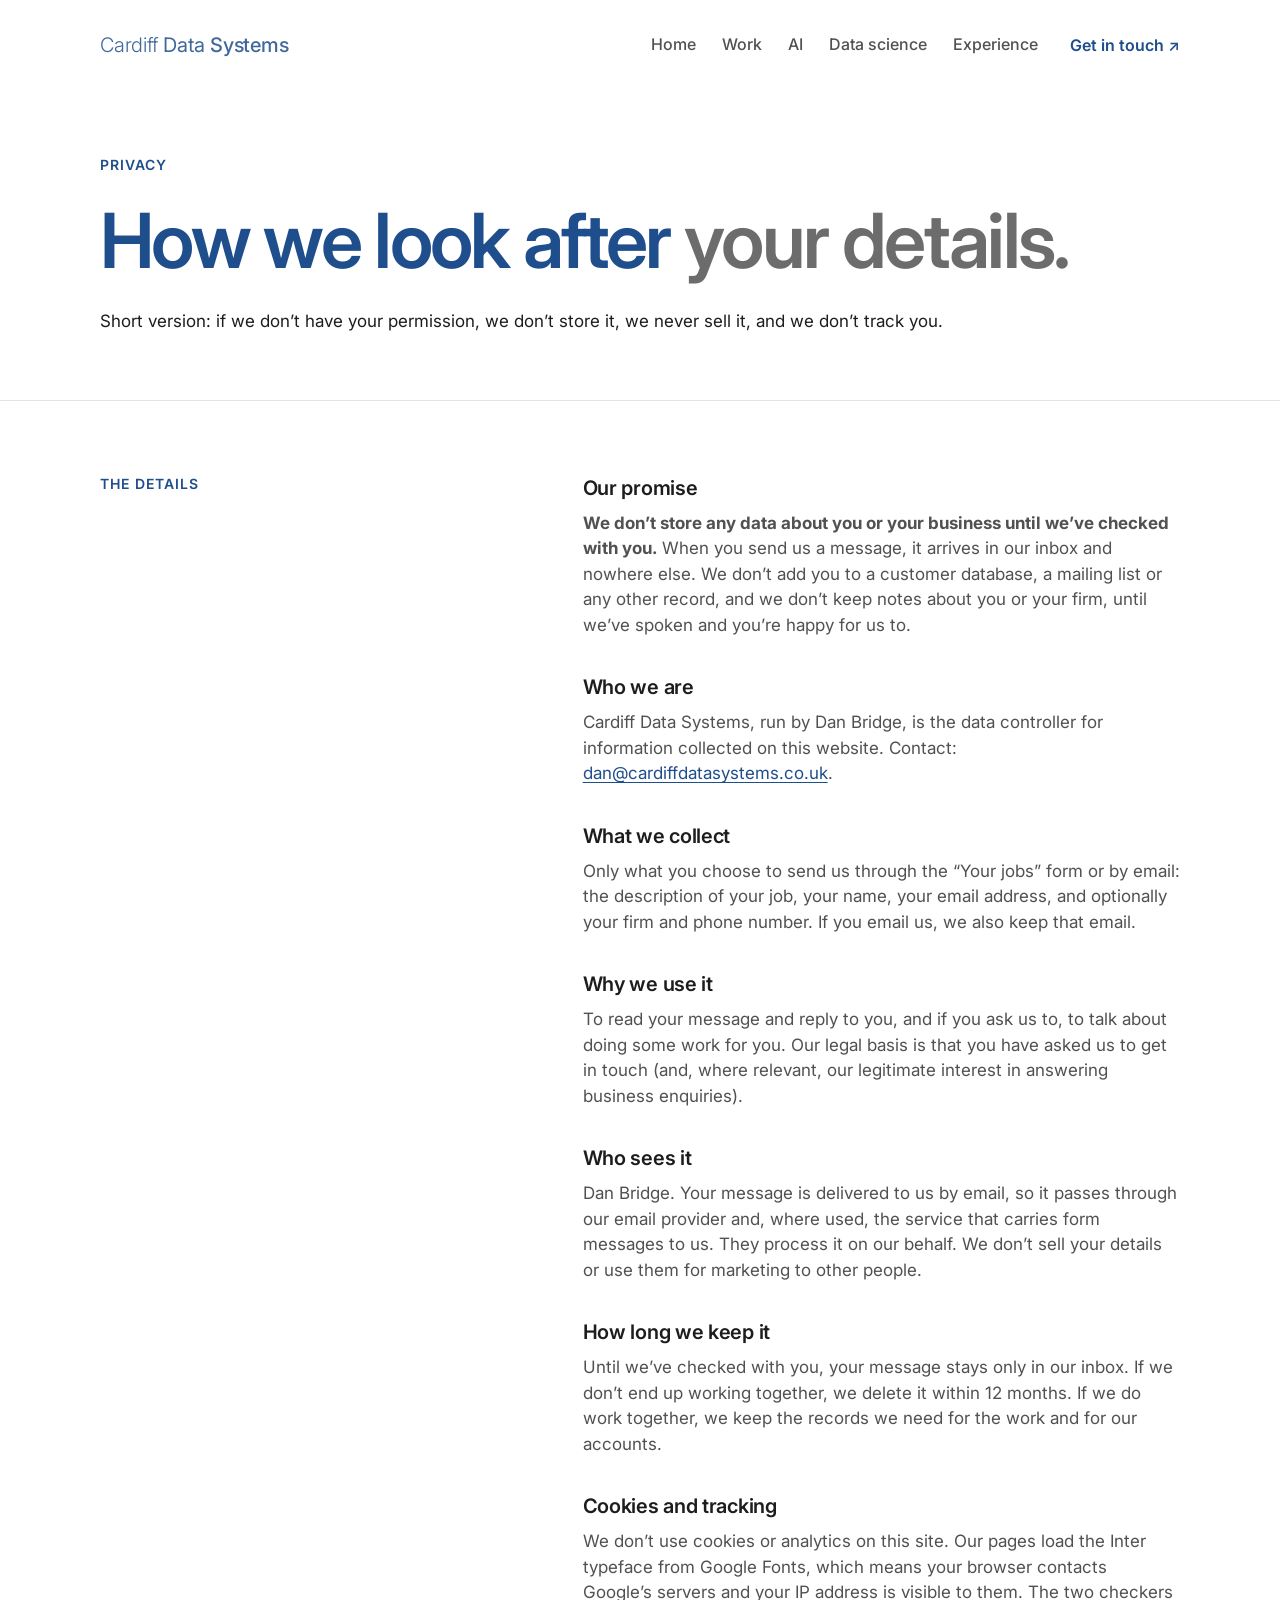
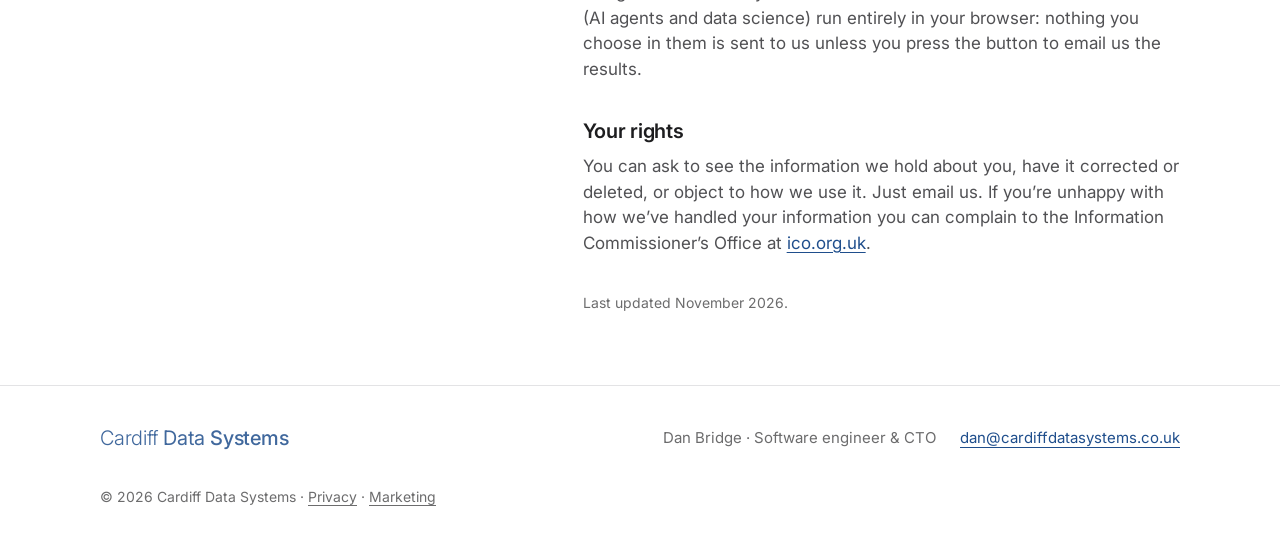
<file: privacy/index.html>
<!doctype html>
<html lang="en">
  <head>
    <meta charset="UTF-8" />
    <meta name="viewport" content="width=device-width, initial-scale=1.0" />
    <meta name="description" content="How Cardiff Data Systems collects, uses and protects your personal information." />
    <title>Privacy — Cardiff Data Systems</title>
    <meta name="robots" content="noindex" />
    <link rel="preconnect" href="https://fonts.googleapis.com" />
    <link rel="preconnect" href="https://fonts.gstatic.com" crossorigin />
    <link href="https://fonts.googleapis.com/css2?family=Inter:ital,wght@0,300;0,400;0,500;0,600;1,600&display=swap" rel="stylesheet" />
    <link rel="stylesheet" href="../style.css?v=8" />
  </head>
  <body>
    <header class="site-header">
      <a class="brand" href="../index.html" aria-label="Cardiff Data Systems home">
        <span>Cardiff</span> <span>Data</span> <span>Systems</span>
      </a>
      <div class="header-right">
        <nav class="site-nav" aria-label="Main">
          <a href="../index.html">Home</a>
          <a href="../your-jobs/index.html">Work</a>
          <a href="../agents/index.html">AI</a>
          <a href="../data-science/index.html">Data science</a>
          <a href="../experience/index.html">Experience</a>
        </nav>
        <a class="contact-link" href="mailto:dan@cardiffdatasystems.co.uk">Get in touch <span aria-hidden="true">↗</span></a>
      </div>
    </header>
    <main id="top">
      <section class="hero hero-short" aria-labelledby="hero-title">
        <p class="eyebrow">Privacy</p>
        <h1 id="hero-title">How we look after <em>your details.</em></h1>
        <div class="hero-bottom"><p class="hero-intro">Short version: if we don’t have your permission, we don’t store it, we never sell it, and we don’t track you.</p></div>
      </section>
      <section class="section-grid" aria-labelledby="priv-title">
        <p class="section-label">The details</p>
        <div class="privacy-text">
          <h2 id="priv-title" class="visually-hidden">Privacy notice</h2>

          <h3>Our promise</h3>
          <p><strong>We don’t store any data about you or your business until we’ve checked with you.</strong> When you send us a message, it arrives in our inbox and nowhere else. We don’t add you to a customer database, a mailing list or any other record, and we don’t keep notes about you or your firm, until we’ve spoken and you’re happy for us to.</p>

          <h3>Who we are</h3>
          <p>Cardiff Data Systems, run by Dan Bridge, is the data controller for information collected on this website. Contact: <a href="mailto:dan@cardiffdatasystems.co.uk">dan@cardiffdatasystems.co.uk</a>.</p>

          <h3>What we collect</h3>
          <p>Only what you choose to send us through the “Your jobs” form or by email: the description of your job, your name, your email address, and optionally your firm and phone number. If you email us, we also keep that email.</p>

          <h3>Why we use it</h3>
          <p>To read your message and reply to you, and if you ask us to, to talk about doing some work for you. Our legal basis is that you have asked us to get in touch (and, where relevant, our legitimate interest in answering business enquiries).</p>

          <h3>Who sees it</h3>
          <p>Dan Bridge. Your message is delivered to us by email, so it passes through our email provider and, where used, the service that carries form messages to us. They process it on our behalf. We don’t sell your details or use them for marketing to other people.</p>

          <h3>How long we keep it</h3>
          <p>Until we’ve checked with you, your message stays only in our inbox. If we don’t end up working together, we delete it within 12 months. If we do work together, we keep the records we need for the work and for our accounts.</p>

          <h3>Cookies and tracking</h3>
          <p>We don’t use cookies or analytics on this site. Our pages load the Inter typeface from Google Fonts, which means your browser contacts Google’s servers and your IP address is visible to them. The two checkers (AI agents and data science) run entirely in your browser: nothing you choose in them is sent to us unless you press the button to email us the results.</p>

          <h3>Your rights</h3>
          <p>You can ask to see the information we hold about you, have it corrected or deleted, or object to how we use it. Just email us. If you’re unhappy with how we’ve handled your information you can complain to the Information Commissioner’s Office at <a href="https://ico.org.uk" target="_blank" rel="noopener">ico.org.uk</a>.</p>

          <p class="privacy-updated">Last updated November 2026.</p>
        </div>
      </section>
    </main>
    <footer>
      <a class="brand footer-brand" href="../index.html"><span>Cardiff</span> <span>Data</span> <span>Systems</span></a>
      <p>Dan Bridge · Software engineer &amp; CTO</p>
      <a href="mailto:dan@cardiffdatasystems.co.uk">dan@cardiffdatasystems.co.uk</a>
      <p class="copyright">© <span id="year"></span> Cardiff Data Systems · <a href="../privacy/index.html">Privacy</a> · <a href="../marketing/index.html">Marketing</a></p>
    </footer>
    <script src="../site.js" defer></script>
  </body>
</html>
</file>
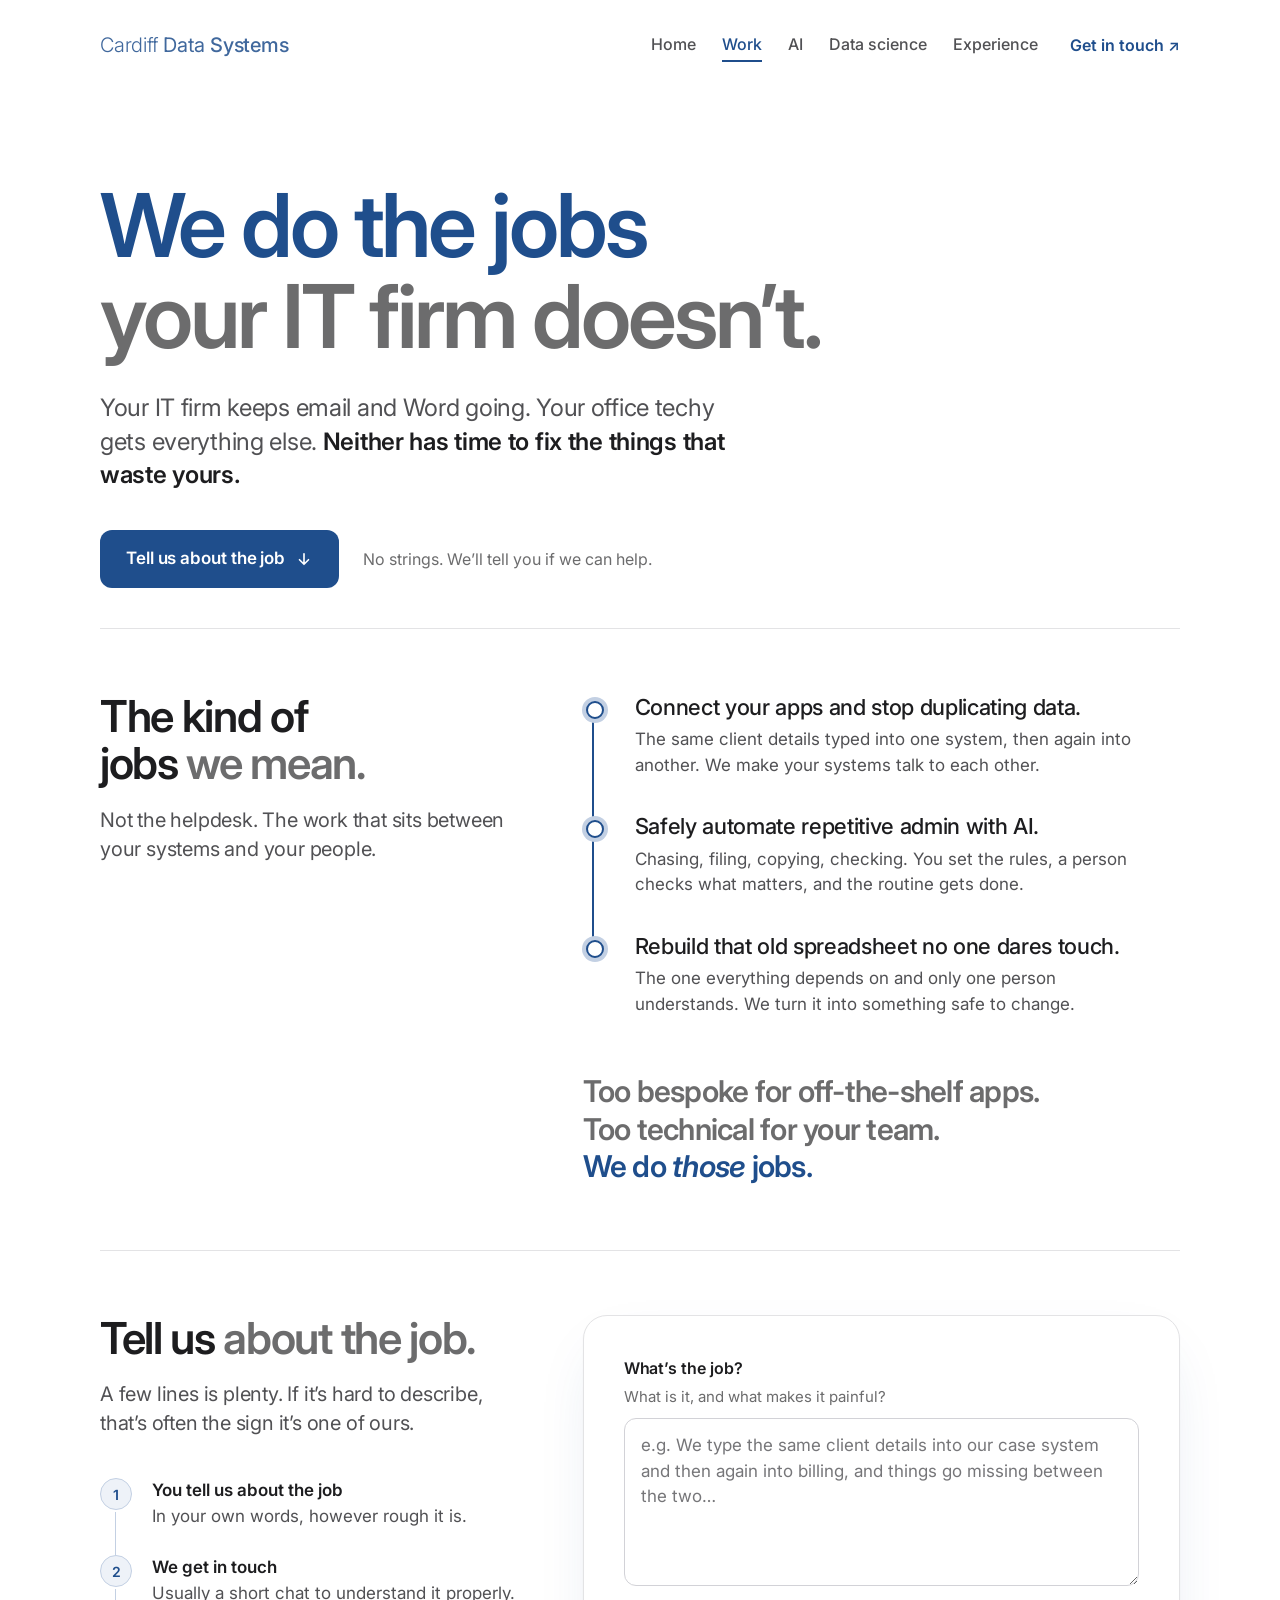
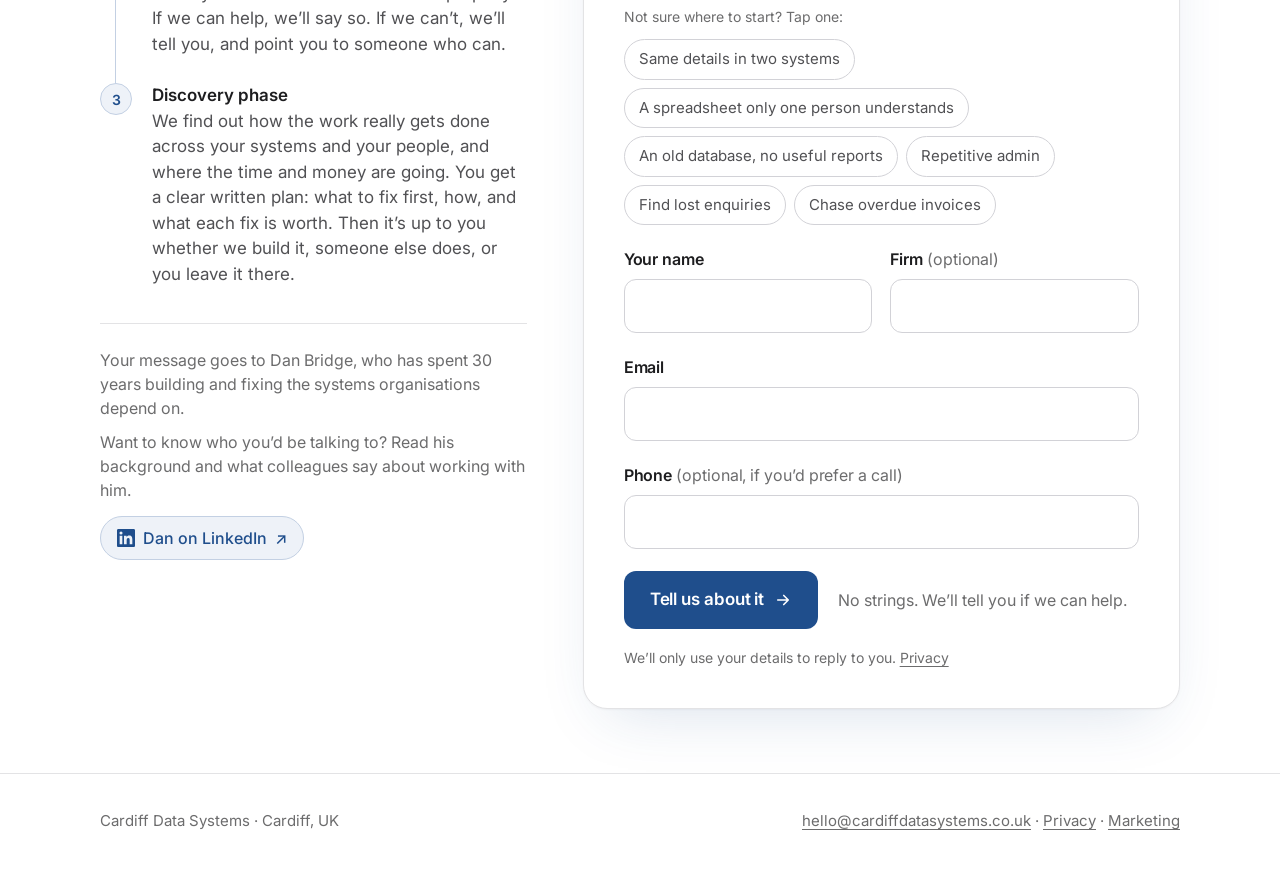
<file: those-jobs/index.html>
<!doctype html>
<html lang="en-GB">
<head>
<meta charset="utf-8">
<title>Cardiff Data Systems</title>
<meta name="robots" content="noindex">
<link rel="canonical" href="https://cardiffdatasystems.co.uk/your-jobs/">
<meta http-equiv="refresh" content="0; url=/your-jobs/">
<script>location.replace('/your-jobs/' + location.search + location.hash);</script>
</head>
<body>
<!-- Old address printed on the postcard QR. Sends visitors to /your-jobs/. -->
<p><a href="/your-jobs/">Continue to Cardiff Data Systems</a></p>
</body>
</html>
</file>
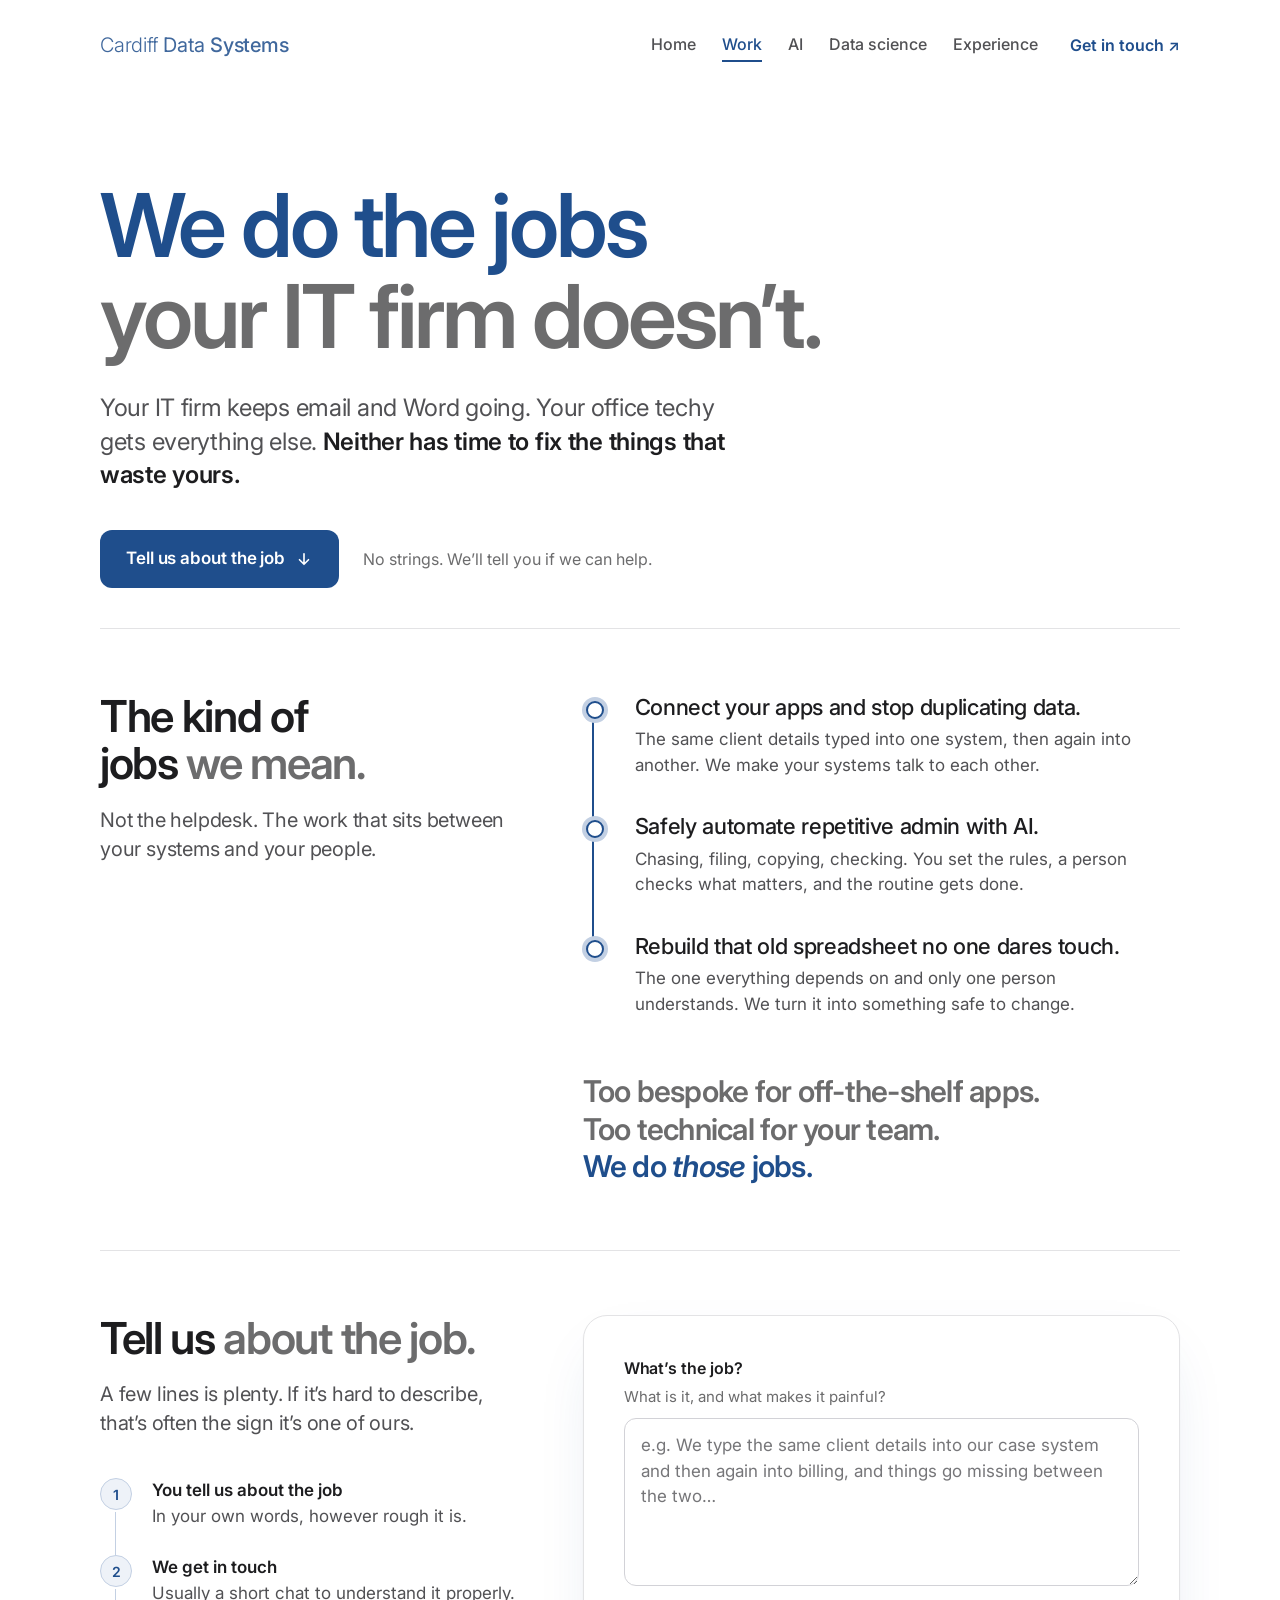
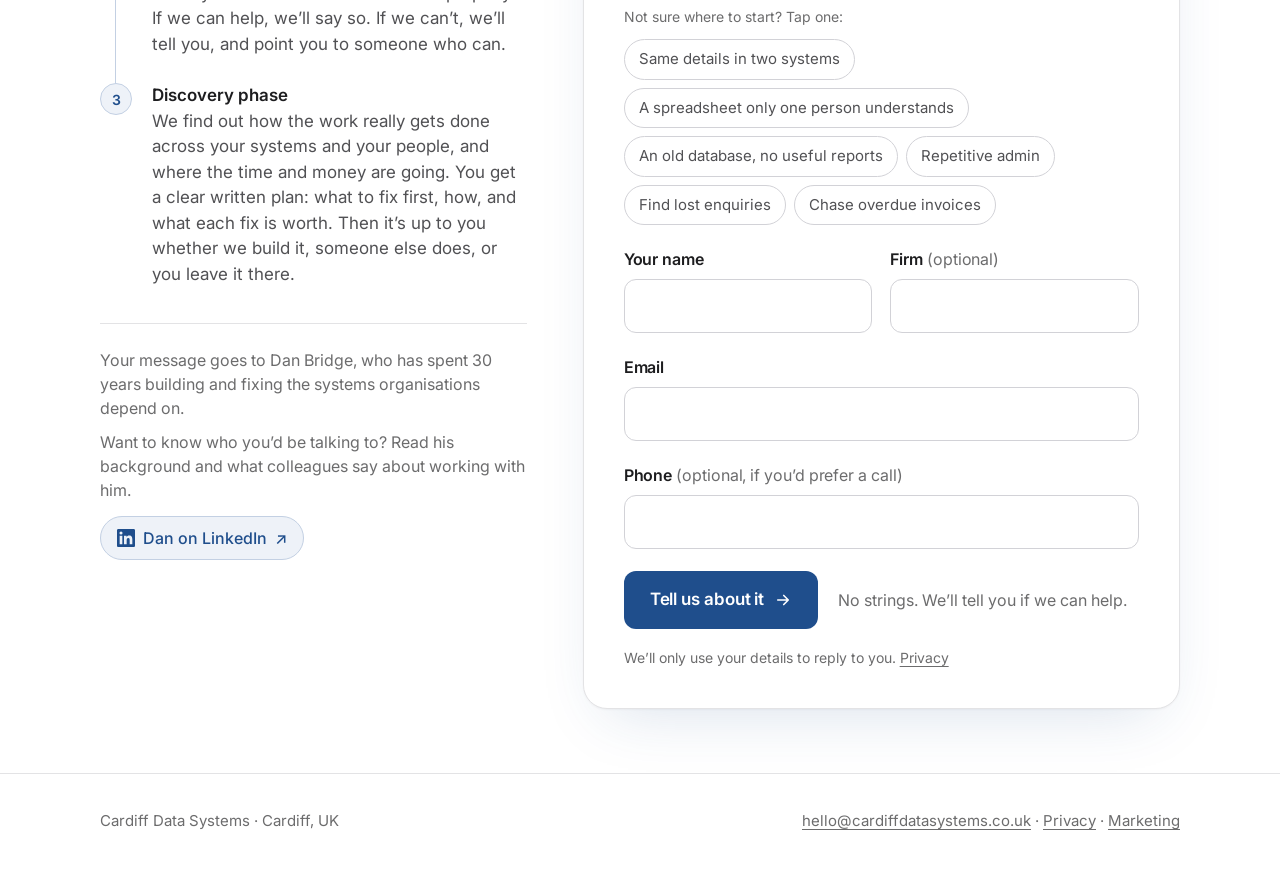
<file: your-jobs/index.html>
<!DOCTYPE html>
<html lang="en-GB">
<head>
<meta charset="utf-8">
<meta name="viewport" content="width=device-width, initial-scale=1">
<title>Your jobs · Cardiff Data Systems</title>
<meta name="description" content="Your IT firm keeps email and Word going. Your office techy gets everything else. Cardiff Data Systems does the jobs in between. Tell us about yours.">
<!-- Campaign page for the postcard QR. Remove this line if you want the page to appear in search results. -->
<meta name="robots" content="noindex">
<link rel="preconnect" href="https://fonts.googleapis.com">
<link rel="preconnect" href="https://fonts.gstatic.com" crossorigin>
<link rel="stylesheet" href="https://fonts.googleapis.com/css2?family=Inter:ital,wght@0,300;0,400;0,500;0,600;1,600&display=swap">
<style>
:root{
  --blue:#1F4E8C; --blue-dark:#183E70; --tint:#C3D0E3; --tint-soft:#EEF2F8;
  --ink:#1D1D1F; --text:#515154; --muted:#6C6C6D; --rule:#D2D2D7; --hair:#E3E3E5;
}
*{box-sizing:border-box}
html{scroll-behavior:smooth}
body{margin:0;background:#fff;color:var(--ink);font-family:Inter,system-ui,-apple-system,"Segoe UI",Roboto,sans-serif;line-height:1.5;-webkit-font-smoothing:antialiased;text-rendering:optimizeLegibility}
a{color:var(--blue)}
.wrap{max-width:1136px;margin:0 auto;padding:0 28px}

/* header */
.top{display:flex;align-items:center;justify-content:space-between;gap:24px;padding:28px 0}
.brand{display:inline-flex;gap:.28em;line-height:1.2}
.header-right{display:flex;align-items:center;gap:32px}
.site-nav{display:flex;gap:26px}
.site-nav a{font-size:16px;font-weight:500;color:var(--text);text-decoration:none;padding:4px 0;border-bottom:2px solid transparent;transition:color .25s ease,border-color .25s ease}
.site-nav a:hover{color:var(--ink);border-bottom-color:#B5B5BA}
.site-nav a[aria-current="page"]{color:var(--blue);border-bottom-color:var(--blue)}
.brand{font-size:20px;letter-spacing:-.01em;color:var(--blue);text-decoration:none;opacity:.85}
.brand span:nth-child(1){font-weight:300}.brand span:nth-child(2){font-weight:400}.brand span:nth-child(3){font-weight:500}
.top a.mail{font-size:16px;font-weight:600;text-decoration:none}
.top a.mail:hover{text-decoration:underline}
.top a.mail span{font-size:.95em}

/* hero */
.hero{padding:90px 0 40px}
h1{margin:0;font-size:clamp(40px,7.4vw,88px);line-height:1.03;letter-spacing:-.035em;font-weight:600;color:var(--blue);text-wrap:balance}
h1 .grey{color:var(--muted)}
.lede{margin:30px 0 0;max-width:660px;font-size:clamp(19px,2.2vw,24px);line-height:1.4;letter-spacing:-.012em;color:var(--text)}
.lede strong{color:var(--ink);font-weight:600}
.hero-cta{margin-top:38px;display:flex;flex-wrap:wrap;align-items:center;gap:16px 24px}
.note{margin:0;color:var(--muted);font-size:16px}

.btn{display:inline-flex;align-items:center;gap:10px;appearance:none;border:0;cursor:pointer;font:inherit;font-weight:600;font-size:17px;letter-spacing:-.005em;color:#fff;background:var(--blue);padding:16px 26px;border-radius:12px;text-decoration:none;transition:background .15s ease,transform .15s ease,box-shadow .15s ease}
.btn:hover{background:var(--blue-dark)}
.btn:active{transform:translateY(1px)}
.btn:focus-visible{outline:none;box-shadow:0 0 0 4px var(--tint)}
.btn svg{width:18px;height:18px;flex:none}

/* sections */
section{padding:64px 0}
.rule{border:0;border-top:1px solid var(--hair);margin:0}
h2{margin:0;font-size:clamp(28px,4vw,44px);line-height:1.08;letter-spacing:-.03em;font-weight:600;text-wrap:balance}
h2 .grey{color:var(--muted)}
.lead{margin:18px 0 0;font-size:20px;line-height:1.45;color:var(--text);letter-spacing:-.01em;max-width:520px}

/* jobs */
.jobs{display:grid;grid-template-columns:minmax(0,5fr) minmax(0,7fr);gap:56px}
.stops{list-style:none;margin:0;padding:0}
.stops li{position:relative;padding:0 0 34px 52px}
.stops li:last-child{padding-bottom:0}
.stops li::before{content:"";position:absolute;left:3px;top:8px;width:14px;height:14px;border-radius:50%;border:2.5px solid var(--blue);background:#fff;box-shadow:0 0 0 4px var(--tint);z-index:1}
.stops li:not(:last-child)::after{content:"";position:absolute;left:9px;top:15px;width:2px;height:100%;background:var(--blue)}
.stops h3{margin:0;font-size:22px;line-height:1.3;font-weight:500;letter-spacing:-.015em}
.stops p{margin:6px 0 0;font-size:17px;line-height:1.5;color:var(--text);max-width:520px}
.claim{margin:56px 0 0;font-size:clamp(22px,2.6vw,30px);line-height:1.25;letter-spacing:-.025em;font-weight:600;color:var(--muted)}
.claim em{font-style:normal;color:var(--blue)}
.claim em i{font-style:italic}

/* form section */
.tell{display:grid;grid-template-columns:minmax(0,5fr) minmax(0,7fr);grid-template-areas:"head panel" "steps panel";grid-template-rows:auto 1fr;column-gap:56px;row-gap:0;align-items:start}
.t-head{grid-area:head}.t-steps{grid-area:steps}.tell .panel{grid-area:panel}
.next{list-style:none;margin:40px 0 0;padding:0}
.next li{position:relative;padding:0 0 26px 52px;font-size:17px;line-height:1.5;color:var(--text)}
.next li:last-child{padding-bottom:0}
.next li::before{content:attr(data-n);position:absolute;left:0;top:0;width:30px;height:30px;border-radius:50%;border:1.5px solid var(--tint);background:var(--tint-soft);color:var(--blue);font-size:14px;font-weight:600;display:grid;place-items:center}
.next li:not(:last-child)::after{content:"";position:absolute;left:14.5px;top:34px;width:1px;height:calc(100% - 8px);background:var(--tint)}
.next strong{display:block;color:var(--ink);font-weight:600;font-size:17px}
.who{margin:36px 0 0;padding-top:24px;border-top:1px solid var(--hair);font-size:16px;color:var(--muted);max-width:440px}

.who-more{display:block;margin-top:10px}
.in-link{display:inline-flex;align-items:center;gap:8px;margin-top:14px;font-size:16px;font-weight:500;color:var(--blue);text-decoration:none;border:1px solid var(--tint);background:var(--tint-soft);border-radius:999px;padding:9px 16px;transition:background .15s ease,border-color .15s ease}
.in-link:hover{background:#E3EAF4;border-color:var(--blue)}
.in-link:focus-visible{outline:none;box-shadow:0 0 0 4px var(--tint)}
.in-link svg{width:18px;height:18px;flex:none}
.panel{background:#fff;border:1px solid var(--hair);border-radius:24px;padding:40px;box-shadow:0 1px 2px rgba(29,29,31,.04),0 24px 60px -24px rgba(31,78,140,.18)}
.field{margin:0 0 22px}
.row{display:grid;grid-template-columns:1fr 1fr;gap:18px}
label{display:block;font-size:16px;font-weight:600;letter-spacing:-.005em;margin:0 0 8px}
label .opt{font-weight:400;color:var(--muted)}
.hint{margin:-2px 0 10px;font-size:15px;color:var(--muted)}
input,textarea{width:100%;font:inherit;font-size:17px;color:var(--ink);background:#fff;border:1px solid var(--rule);border-radius:12px;padding:14px 16px;transition:border-color .15s ease,box-shadow .15s ease}
input{height:54px}
textarea{min-height:168px;resize:vertical;line-height:1.5}
::placeholder{color:#767679;opacity:1}
input:hover,textarea:hover{border-color:#B5B5BA}
input:focus,textarea:focus{outline:none;border-color:var(--blue);box-shadow:0 0 0 4px rgba(195,208,227,.75)}
[aria-invalid="true"]{border-color:#B3261E}
[aria-invalid="true"]:focus{box-shadow:0 0 0 4px rgba(179,38,30,.15)}
.err{display:none;margin:8px 0 0;font-size:15px;color:#B3261E}
.field.bad .err{display:block}

.chips{display:flex;flex-wrap:wrap;gap:8px;margin:12px 0 0}
.chip{appearance:none;cursor:pointer;font:inherit;font-size:15px;color:var(--text);background:#fff;border:1px solid var(--rule);border-radius:999px;padding:8px 14px;transition:all .15s ease}
.chip:hover{border-color:var(--blue);color:var(--blue);background:var(--tint-soft)}
.chip:focus-visible{outline:none;box-shadow:0 0 0 4px var(--tint);border-color:var(--blue)}
.chips-label{margin:14px 0 0;font-size:14px;color:var(--muted)}

.submit{display:flex;flex-wrap:wrap;align-items:center;gap:14px 20px;margin-top:8px}
.fine{margin:18px 0 0;font-size:14px;color:var(--muted)}
.fine a,footer a{color:inherit;text-underline-offset:3px}
.hp{position:absolute;left:-9999px;width:1px;height:1px;overflow:hidden}

.done{display:none;text-align:left;padding:8px 0}
.panel.sent form{display:none}
.panel.sent .done{display:block}
.done .tick{width:52px;height:52px;border-radius:50%;background:var(--tint-soft);border:1.5px solid var(--tint);display:grid;place-items:center;margin-bottom:22px}
.done .tick svg{width:26px;height:26px;stroke:var(--blue);stroke-width:2.4;fill:none;stroke-linecap:round;stroke-linejoin:round;stroke-dasharray:30;stroke-dashoffset:30;animation:draw .5s .15s ease forwards}
@keyframes draw{to{stroke-dashoffset:0}}
.done h3{margin:0;font-size:30px;line-height:1.15;letter-spacing:-.025em;font-weight:600}
.done p{margin:14px 0 0;font-size:18px;color:var(--text);max-width:460px}
.done .again{margin-top:24px;background:none;border:0;padding:0;font:inherit;font-size:16px;color:var(--blue);cursor:pointer;text-decoration:underline}



footer{padding:36px 0 56px;border-top:1px solid var(--hair);color:var(--muted);font-size:15px}
footer .wrap{display:flex;flex-wrap:wrap;gap:8px 24px;justify-content:space-between}

/* reveal */
html.js .reveal{opacity:0;transform:translateY(14px);transition:opacity .6s ease,transform .6s ease}
html.js .reveal.in{opacity:1;transform:none}
@media (prefers-reduced-motion:reduce){
  html{scroll-behavior:auto}
  html.js .reveal{opacity:1;transform:none;transition:none}
  .done .tick svg{animation:none;stroke-dashoffset:0}
  .btn,.chip,input,textarea,.site-nav a{transition:none}
}

@media (max-width:900px){
  .jobs{grid-template-columns:1fr;gap:40px}
  .tell{grid-template-columns:1fr;grid-template-areas:"head" "panel" "steps";grid-template-rows:auto;row-gap:32px}
  .hero{padding-top:62px}
  section{padding:48px 0}
}
@media (max-width:560px){
  .wrap{padding:0 28px}
  .panel{padding:26px 20px;border-radius:20px}
  .row{grid-template-columns:1fr;gap:0}
  .top{flex-wrap:wrap;gap:14px 20px;padding-top:22px}
  .header-right{width:100%;justify-content:space-between;gap:12px;flex-wrap:wrap}
  .site-nav{gap:4px 14px;flex-wrap:wrap}.site-nav a{font-size:14.5px}
  .top a.mail{display:none}
  .btn{width:100%;justify-content:center}
  .stops li{padding-left:44px}
}
</style>
</head>
<body>
<script>document.documentElement.classList.add('js')</script>

<div class="wrap">
  <header class="top">
    <a class="brand" href="../index.html" aria-label="Cardiff Data Systems home"><span>Cardiff</span> <span>Data</span> <span>Systems</span></a>
    <div class="header-right">
      <nav class="site-nav" aria-label="Main">
        <a href="../index.html">Home</a>
        <a href="../your-jobs/index.html" aria-current="page">Work</a>
        <a href="../agents/index.html">AI</a>
        <a href="../data-science/index.html">Data science</a>
        <a href="../experience/index.html">Experience</a>
      </nav>
      <a class="mail" href="mailto:hello@cardiffdatasystems.co.uk">Get in touch <span aria-hidden="true">↗</span></a>
    </div>
  </header>

  <main>
    <div class="hero">
      <h1>We do the jobs<br><span class="grey">your IT firm doesn’t.</span></h1>
      <p class="lede">Your IT firm keeps email and Word going. Your office techy gets everything else. <strong>Neither has time to fix the things that waste yours.</strong></p>
      <div class="hero-cta">
        <a class="btn" href="#tell-us">Tell us about the job
          <svg viewBox="0 0 24 24" fill="none" stroke="currentColor" stroke-width="2.2" stroke-linecap="round" stroke-linejoin="round" aria-hidden="true"><path d="M12 5v14M6 13l6 6 6-6"/></svg>
        </a>
        <p class="note">No strings. We’ll tell you if we can help.</p>
      </div>
    </div>

    <hr class="rule">

    <section class="jobs" aria-labelledby="kind">
      <div class="reveal">
        <h2 id="kind">The kind of jobs <span class="grey">we mean.</span></h2>
        <p class="lead">Not the helpdesk. The work that sits between your systems and your people.</p>
      </div>
      <div class="reveal">
        <ol class="stops">
          <li>
            <h3>Connect your apps and stop duplicating data.</h3>
            <p>The same client details typed into one system, then again into another. We make your systems talk to each other.</p>
          </li>
          <li>
            <h3>Safely automate repetitive admin with AI.</h3>
            <p>Chasing, filing, copying, checking. You set the rules, a person checks what matters, and the routine gets done.</p>
          </li>
          <li>
            <h3>Rebuild that old spreadsheet no one dares touch.</h3>
            <p>The one everything depends on and only one person understands. We turn it into something safe to change.</p>
          </li>
        </ol>
        <p class="claim">Too bespoke for off-the-shelf apps.<br>Too technical for your team.<br><em>We do <i>those</i> jobs.</em></p>
      </div>
    </section>

    <hr class="rule">

    <section class="tell" id="tell-us" aria-labelledby="tell-h">
      <div class="t-head reveal">
        <h2 id="tell-h">Tell us <span class="grey">about the job.</span></h2>
        <p class="lead">A few lines is plenty. If it’s hard to describe, that’s often the sign it’s one of ours.</p>
      </div>
      <div class="t-steps reveal">
        <ol class="next" aria-label="What happens next">
          <li data-n="1"><strong>You tell us about the job</strong>In your own words, however rough it is.</li>
          <li data-n="2"><strong>We get in touch</strong>Usually a short chat to understand it properly. If we can help, we’ll say so. If we can’t, we’ll tell you, and point you to someone who can.</li>
          <li data-n="3"><strong>Discovery phase</strong>We find out how the work really gets done across your systems and your people, and where the time and money are going. You get a clear written plan: what to fix first, how, and what each fix is worth. Then it’s up to you whether we build it, someone else does, or you leave it there.</li>
        </ol>
        <p class="who">Your message goes to Dan Bridge, who has spent 30 years building and fixing the systems organisations depend on.
          <span class="who-more">Want to know who you’d be talking to? Read his background and what colleagues say about working with him.</span>
          <a class="in-link" href="https://www.linkedin.com/in/danfbridge/" target="_blank" rel="noopener">
            <svg viewBox="0 0 24 24" aria-hidden="true"><path fill="currentColor" d="M20.45 20.45h-3.56v-5.57c0-1.33-.03-3.04-1.85-3.04-1.86 0-2.14 1.45-2.14 2.94v5.67H9.35V9h3.41v1.56h.05c.48-.9 1.64-1.85 3.37-1.85 3.6 0 4.27 2.37 4.27 5.45v6.29zM5.34 7.43a2.06 2.06 0 1 1 0-4.12 2.06 2.06 0 0 1 0 4.12zM7.12 20.45H3.56V9h3.56v11.45zM22.22 0H1.77C.79 0 0 .77 0 1.73v20.54C0 23.23.79 24 1.77 24h20.45c.98 0 1.78-.77 1.78-1.73V1.73C24 .77 23.2 0 22.22 0z"/></svg>
            Dan on LinkedIn <span aria-hidden="true">↗</span>
          </a>
        </p>
      </div>

      <div class="panel reveal" id="panel">
        <form id="job-form" novalidate>
          <div class="field" id="f-job">
            <label for="job">What’s the job?</label>
            <p class="hint" id="job-hint">What is it, and what makes it painful?</p>
            <textarea id="job" name="job" required aria-describedby="job-hint job-err" placeholder="e.g. We type the same client details into our case system and then again into billing, and things go missing between the two…"></textarea>
            <p class="err" id="job-err">Tell us a little about the job.</p>
            <p class="chips-label">Not sure where to start? Tap one:</p>
            <div class="chips" role="group" aria-label="Starting points">
              <button type="button" class="chip" data-text="The same details get typed into more than one system.">Same details in two systems</button>
              <button type="button" class="chip" data-text="There’s a spreadsheet everything depends on and only one person understands it.">A spreadsheet only one person understands</button>
              <button type="button" class="chip" data-text="We have an old database and we can’t get the reports we need out of it.">An old database, no useful reports</button>
              <button type="button" class="chip" data-text="There’s repetitive admin we’d like to automate.">Repetitive admin</button>
              <button type="button" class="chip" data-text="Enquiries come in and some get lost or never followed up.">Find lost enquiries</button>
              <button type="button" class="chip" data-text="We spend too much time chasing overdue invoices.">Chase overdue invoices</button>
            </div>
          </div>

          <div class="row">
            <div class="field" id="f-name">
              <label for="name">Your name</label>
              <input id="name" name="name" type="text" autocomplete="name" required aria-describedby="name-err">
              <p class="err" id="name-err">Please add your name.</p>
            </div>
            <div class="field" id="f-firm">
              <label for="firm">Firm <span class="opt">(optional)</span></label>
              <input id="firm" name="firm" type="text" autocomplete="organization">
            </div>
          </div>

          <div class="field" id="f-email">
            <label for="email">Email</label>
            <input id="email" name="email" type="email" inputmode="email" autocomplete="email" required aria-describedby="email-err">
            <p class="err" id="email-err">Please add an email address so we can reply.</p>
          </div>

          <div class="field" id="f-phone">
            <label for="phone">Phone <span class="opt">(optional, if you’d prefer a call)</span></label>
            <input id="phone" name="phone" type="tel" inputmode="tel" autocomplete="tel">
          </div>

          <div class="hp" aria-hidden="true">
            <label for="website">Leave this empty</label>
            <input id="website" name="website" type="text" tabindex="-1" autocomplete="off">
          </div>
          <input type="hidden" name="source" value="your-jobs / postcard E">

          <div class="submit">
            <button class="btn" type="submit" id="send">Tell us about it
              <svg viewBox="0 0 24 24" fill="none" stroke="currentColor" stroke-width="2.2" stroke-linecap="round" stroke-linejoin="round" aria-hidden="true"><path d="M5 12h14M13 6l6 6-6 6"/></svg>
            </button>
            <span class="note">No strings. We’ll tell you if we can help.</span>
          </div>
          <p class="fine" id="send-err" role="alert" style="display:none;color:#B3261E"></p>
          <p class="fine">We’ll only use your details to reply to you. <a href="../privacy/index.html">Privacy</a></p>
        </form>

        <div class="done" id="done" tabindex="-1" role="status" aria-live="polite">
          <div class="tick"><svg viewBox="0 0 24 24" aria-hidden="true"><path d="M5 12.5l4.5 4.5L19 7.5"/></svg></div>
          <h3 id="done-title">Thanks, we’ve got it.</h3>
          <p id="done-text">We’ll read it and reply to <strong id="done-email"></strong>, usually with a question or two.</p>
          <button type="button" class="again" id="again">Tell us about another job</button>
          
        </div>
      </div>
    </section>
  </main>
</div>

<footer>
  <div class="wrap">
    <span>Cardiff Data Systems · Cardiff, UK</span>
    <span><a href="mailto:hello@cardiffdatasystems.co.uk">hello@cardiffdatasystems.co.uk</a> · <a href="../privacy/index.html">Privacy</a> · <a href="../marketing/index.html">Marketing</a></span>
  </div>
</footer>

<script src="../site.js" defer></script>
<script>
(function () {
  // ------------------------------------------------------------------
  // CONNECT THE FORM HERE.
  // Set FORM_ENDPOINT to a URL that accepts a JSON POST (Formspree, a
  // Supabase edge function, Google Apps Script, etc.). While it is empty
  // the form opens the visitor's email app with their message pre-filled
  // (mailto fallback), so no enquiry is lost.
  // ------------------------------------------------------------------
  var FORM_ENDPOINT = "";

  var form = document.getElementById('job-form');
  var panel = document.getElementById('panel');
  var job = document.getElementById('job');
  var sendBtn = document.getElementById('send');
  var sendErr = document.getElementById('send-err');

  // example chips
  document.querySelectorAll('.chip').forEach(function (c) {
    c.addEventListener('click', function () {
      var t = c.getAttribute('data-text');
      var v = job.value.replace(/\s+$/, '');
      job.value = (v ? v + '\n' : '') + t + ' ';
      job.focus();
      job.setSelectionRange(job.value.length, job.value.length);
      clearError('f-job', job);
    });
  });

  function setError(id, input) {
    document.getElementById(id).classList.add('bad');
    input.setAttribute('aria-invalid', 'true');
  }
  function clearError(id, input) {
    document.getElementById(id).classList.remove('bad');
    input.removeAttribute('aria-invalid');
  }
  [['f-job', 'job'], ['f-name', 'name'], ['f-email', 'email']].forEach(function (p) {
    var el = document.getElementById(p[1]);
    el.addEventListener('input', function () { clearError(p[0], el); });
  });

  function validate() {
    var ok = true, first = null;
    var name = document.getElementById('name'), email = document.getElementById('email');
    if (!job.value.trim()) { setError('f-job', job); ok = false; first = first || job; }
    if (!name.value.trim()) { setError('f-name', name); ok = false; first = first || name; }
    var em = email.value.trim();
    if (!em || !/^[^\s@]+@[^\s@]+\.[^\s@]+$/.test(em)) {
      document.getElementById('email-err').textContent = em ? 'That email doesn’t look quite right.' : 'Please add an email address so we can reply.';
      setError('f-email', email); ok = false; first = first || email;
    }
    if (first) first.focus();
    return ok;
  }

  function showDone(email, viaMail) {
    document.getElementById('done-title').textContent = viaMail ? 'One last step: press send.' : 'Thanks, we’ve got it.';
    document.getElementById('done-text').innerHTML = viaMail
      ? 'Your email app should have opened with your message ready to go. Just press send. If nothing opened, email us at <strong>hello@cardiffdatasystems.co.uk</strong> and paste your message in.'
      : 'We’ll read it and reply to <strong id="done-email"></strong>, usually with a question or two.';
    var de = document.getElementById('done-email'); if (de) de.textContent = email;
    panel.classList.add('sent');
    document.getElementById('done').focus();
    var top = panel.getBoundingClientRect().top;
    if (top < 0 || top > window.innerHeight * 0.5) panel.scrollIntoView({ behavior: 'smooth', block: 'center' });
  }

  form.addEventListener('submit', function (e) {
    e.preventDefault();
    sendErr.style.display = 'none';
    if (!validate()) return;
    var data = {};
    new FormData(form).forEach(function (v, k) { data[k] = typeof v === 'string' ? v.trim() : v; });
    data.page = location.href;
    data.sent_at = new Date().toISOString();

    // spam trap: bots fill the hidden field. Pretend success, send nothing.
    if (data.website) { showDone(data.email); return; }
    delete data.website;

    // Until a form service is connected, hand the message to the visitor's own
    // email app so nothing is ever silently lost.
    if (!FORM_ENDPOINT) {
      var body = 'Job: ' + data.job + '\n\nName: ' + data.name +
        (data.firm ? '\nFirm: ' + data.firm : '') + '\nEmail: ' + data.email +
        (data.phone ? '\nPhone: ' + data.phone : '') + '\n\n(Sent from ' + data.source + ')';
      window.location.href = 'mailto:hello@cardiffdatasystems.co.uk?subject=' +
        encodeURIComponent('Job enquiry from ' + data.name) + '&body=' + encodeURIComponent(body);
      showDone(data.email, true);
      return;
    }

    sendBtn.disabled = true;
    sendBtn.style.opacity = .7;
    fetch(FORM_ENDPOINT, {
      method: 'POST',
      headers: { 'Content-Type': 'application/json', 'Accept': 'application/json' },
      body: JSON.stringify(data)
    }).then(function (r) {
      if (!r.ok) throw new Error('bad status');
      showDone(data.email);
    }).catch(function () {
      sendErr.textContent = 'Sorry, that didn’t send. Please try again, or email hello@cardiffdatasystems.co.uk.';
      sendErr.style.display = 'block';
    }).then(function () {
      sendBtn.disabled = false;
      sendBtn.style.opacity = 1;
    });
  });

  document.getElementById('again').addEventListener('click', function () {
    form.reset();
    panel.classList.remove('sent');
    job.focus();
  });

  // gentle reveal on scroll (also reveals anything scrolled past by an anchor jump)
  var els = Array.prototype.slice.call(document.querySelectorAll('.reveal'));
  function reveal() {
    var h = window.innerHeight * 0.92;
    els = els.filter(function (el) {
      if (el.getBoundingClientRect().top < h) { el.classList.add('in'); return false; }
      return true;
    });
    if (!els.length) { window.removeEventListener('scroll', reveal); window.removeEventListener('resize', reveal); }
  }
  window.addEventListener('scroll', reveal, { passive: true });
  window.addEventListener('resize', reveal);
  reveal();
})();
</script>
</body>
</html>
</file>
<file: style.css>
/* Cardiff Data Systems: site style.
   Brand: Inter, white, brand blue with grey; bus-stop timeline motif. */
:root {
  --blue:#1F4E8C; --blue-dark:#183E70; --tint:#C3D0E3; --tint-soft:#EEF2F8;
  --ink:#1D1D1F; --text:#515154; --muted:#6C6C6D; --rule:#D2D2D7; --hair:#E3E3E5;
  --sans:'Inter', system-ui, -apple-system, 'Segoe UI', Roboto, sans-serif;
  --px:max(28px, calc((100vw - 1080px) / 2));
}
* { box-sizing:border-box; }
html { scroll-behavior:smooth; }
body { margin:0; background:#fff; color:var(--ink); font-family:var(--sans); font-size:17px; line-height:1.5; -webkit-font-smoothing:antialiased; text-rendering:optimizeLegibility; }
a { color:inherit; text-decoration:none; }
h1,h2,h3,h4,p { margin-top:0; }
main { overflow:hidden; }
:focus-visible { outline:none; box-shadow:0 0 0 4px var(--tint); border-radius:6px; }

/* ---------- Header / nav ---------- */
.site-header { padding:28px var(--px); display:flex; align-items:center; justify-content:space-between; gap:24px; }
.brand { font-size:20px; letter-spacing:-.01em; color:var(--blue); opacity:.85; display:inline-flex; gap:.28em; line-height:1.2; }
.brand span:nth-child(1) { font-weight:300; } .brand span:nth-child(2) { font-weight:400; } .brand span:nth-child(3) { font-weight:500; }
.header-right { display:flex; align-items:center; gap:32px; }
.site-nav { display:flex; gap:26px; }
.site-nav a { font-size:16px; font-weight:500; color:var(--text); padding:4px 0; border-bottom:2px solid transparent; transition:color .25s ease,border-color .25s ease; }
.site-nav a:hover { color:var(--ink); border-bottom-color:#B5B5BA; }
.site-nav a[aria-current="page"] { color:var(--blue); border-bottom-color:var(--blue); }
.contact-link { font-size:16px; font-weight:600; color:var(--blue); }
.contact-link:hover { text-decoration:underline; }
.contact-link span,.text-link span { font-size:.95em; }

/* ---------- Type ---------- */
.eyebrow,.section-label { margin:0; font-size:14px; font-weight:600; letter-spacing:.07em; text-transform:uppercase; color:var(--blue); }
h1,h2 { font-weight:600; text-wrap:balance; }
h1 { margin:26px 0 0; max-width:1000px; font-size:clamp(40px,7.4vw,88px); line-height:1.03; letter-spacing:-.035em; color:var(--blue); }
h1 em,h2 em { font-style:normal; color:var(--muted); }
h2 { margin-bottom:24px; max-width:760px; font-size:clamp(28px,4vw,44px); line-height:1.08; letter-spacing:-.03em; }
.large-copy { font-size:clamp(19px,2.2vw,24px); line-height:1.4; letter-spacing:-.012em; color:var(--text); max-width:660px; }
.large-copy + p,.statement div > p:last-child,.way-of-working div > p:not(.section-label),.project-detail p,.focus p,.about-teaser p:not(.section-label),.jobs-cta p:not(.section-label),.ds-cta p:not(.section-label) { color:var(--text); font-size:18px; line-height:1.5; max-width:640px; }
.text-link { display:inline-block; margin-top:18px; font-size:17px; font-weight:600; color:var(--blue); }
.text-link:hover { text-decoration:underline; text-underline-offset:4px; }

/* ---------- Buttons ---------- */
.button { flex:none; display:inline-flex; align-items:center; gap:12px; border:0; cursor:pointer; font:inherit; font-weight:600; font-size:17px; letter-spacing:-.005em; color:#fff; background:var(--blue); padding:16px 26px; border-radius:12px; transition:background .15s,transform .15s; }
.button:hover { background:var(--blue-dark); }
.button:active { transform:translateY(1px); }
.button.light { background:#fff; color:var(--blue); } .button.light:hover { background:var(--tint-soft); }
.button-outline { background:transparent; color:var(--blue); box-shadow:inset 0 0 0 1.5px var(--blue); } .button-outline:hover { background:var(--tint-soft); }
button.button { font:inherit; font-weight:600; font-size:17px; }

/* ---------- Hero ---------- */
.hero { padding:64px var(--px) 56px; }
.hero.hero-short { padding-bottom:48px; }
.hero.hero-short h1 { font-size:clamp(38px,6.4vw,76px); }
.hero-bottom { margin-top:30px; display:flex; flex-direction:column; align-items:flex-start; gap:34px; }
.intro { max-width:660px; margin:0; font-size:clamp(19px,2.2vw,24px); line-height:1.4; letter-spacing:-.012em; color:var(--text); }
.hero-actions { display:flex; align-items:center; gap:16px 28px; flex-wrap:wrap; }
.hero-actions .text-link { margin-top:0; }

/* ---------- Sections ---------- */
.section-grid { display:grid; grid-template-columns:minmax(0,5fr) minmax(0,7fr); column-gap:56px; padding:72px var(--px); border-top:1px solid var(--hair); }
.section-grid > div > :last-child { margin-bottom:0; }
.statement h2 { max-width:620px; }

/* "those jobs" feature on the home page */
.jobs-cta h2,.ds-cta h2,.what-is h2 { max-width:520px; }
.ds-cta .button { margin-top:26px; }
.how-it-works h2 { max-width:520px; }
.how-it-works p:not(.section-label) { color:var(--text); font-size:18px; line-height:1.5; max-width:560px; }
.stops { list-style:none; margin:30px 0 28px; padding:0; max-width:560px; }
.stops li { position:relative; padding:0 0 22px 44px; font-size:19px; font-weight:500; letter-spacing:-.012em; line-height:1.35; }
.stops li:last-child { padding-bottom:0; }
.stops li::before { content:""; position:absolute; left:3px; top:5px; width:14px; height:14px; border-radius:50%; border:2.5px solid var(--blue); background:#fff; box-shadow:0 0 0 4px var(--tint); z-index:1; }
.stops li:not(:last-child)::after { content:""; position:absolute; left:9px; top:12px; width:2px; height:100%; background:var(--blue); }
.jobs-cta p.claim { font-size:clamp(20px,2.4vw,26px); line-height:1.25; letter-spacing:-.022em; font-weight:600; color:var(--muted); max-width:none; margin:0 0 28px; }
.jobs-cta .claim em { color:var(--blue); font-style:normal; }
.jobs-cta .claim i { font-style:italic; }

/* approach / how I work */
.way-of-working { background:var(--tint-soft); }
.way-of-working .section-grid { border-top:0; padding-bottom:40px; }
.principles { padding:0 var(--px) 72px; display:grid; grid-template-columns:repeat(3,1fr); gap:20px; }
.principles article { background:#fff; border:1px solid var(--tint); border-radius:20px; padding:26px 26px 28px; }
.principles span,.service-list span { display:inline-grid; place-items:center; width:30px; height:30px; border-radius:50%; border:1.5px solid var(--tint); background:var(--tint-soft); color:var(--blue); font-size:14px; font-weight:600; }
.principles h3 { margin:22px 0 8px; font-size:22px; font-weight:600; letter-spacing:-.02em; }
.principles p { margin:0; color:var(--text); font-size:17px; }

/* selected work */
.project-list { display:flex; flex-direction:column; gap:20px; }
.project { border:1px solid var(--hair); border-radius:24px; padding:32px; box-shadow:0 1px 2px rgba(29,29,31,.04),0 24px 60px -32px rgba(31,78,140,.18); }
.project-client { margin:0 0 10px; font-size:14px; font-weight:600; letter-spacing:.04em; text-transform:uppercase; color:var(--blue); line-height:1.4; }
.project-dates { color:var(--muted); font-weight:500; margin-left:6px; }
.project h2 { margin-bottom:16px; font-size:clamp(24px,2.8vw,32px); line-height:1.15; max-width:none; }
.project-detail p { margin:0; font-size:17px; max-width:none; }
.project-tags { display:flex; flex-wrap:wrap; gap:8px; margin-top:22px; }
.project-tags span { font-size:14px; color:var(--text); border:1px solid var(--rule); border-radius:999px; padding:6px 13px; background:#fff; }
.project-tags-stack { margin-top:10px; align-items:center; gap:6px; }
.project-tags-stack span { border:0; padding:4px 2px; color:var(--muted); background:none; }
.project-tags-stack span:nth-child(even) { color:var(--blue); padding:0; }

/* services: bus stops */
.services { border-top:1px solid var(--hair); padding:0 var(--px) 72px; }
.services .section-grid { border-top:0; padding:72px 0 36px; }
.service-list { list-style:none; margin:0 0 0 calc((100% - 56px) * 5 / 12 + 56px); padding:0; }
.service-list li { position:relative; padding:0 0 22px 52px; font-size:19px; letter-spacing:-.012em; line-height:1.4; color:var(--text); }
.service-list li:last-child { padding-bottom:0; }
.service-list li::before { content:""; position:absolute; left:3px; top:6px; width:14px; height:14px; border-radius:50%; border:2.5px solid var(--blue); background:#fff; box-shadow:0 0 0 4px var(--tint); z-index:1; }
.service-list li:not(:last-child)::after { content:""; position:absolute; left:9px; top:13px; width:2px; height:100%; background:var(--blue); }
.service-list span { display:none; }

/* references */
.references { border-top:1px solid var(--hair); padding:0 var(--px) 72px; }
.references .section-grid { border-top:0; padding:72px 0 36px; }
.reference-grid { display:grid; grid-template-columns:repeat(2,1fr); gap:20px; }
.reference { border:1px solid var(--hair); border-radius:20px; padding:28px; }
.reference-quote { font-size:18px; letter-spacing:-.01em; line-height:1.45; color:var(--text); margin-bottom:20px; }
.reference-name { margin:0; }
.reference-name.plain { font-size:17px; font-weight:600; color:var(--blue); padding:6px 0; }
.reference-role { font-size:15px; color:var(--muted); margin:2px 0 0; }
.reference-role a { text-decoration:underline; text-underline-offset:2px; }
.in-link { display:inline-flex; align-items:center; gap:8px; font-size:16px; font-weight:500; color:var(--blue); border:1px solid var(--tint); background:var(--tint-soft); border-radius:999px; padding:9px 16px; transition:background .15s,border-color .15s; }
.in-link:hover { background:#E3EAF4; border-color:var(--blue); }
.in-link svg { width:18px; height:18px; flex:none; }
.in-link-sm { font-size:15px; padding:6px 12px; gap:7px; }
.in-link-sm svg { width:16px; height:16px; }
.references-more { margin-top:32px; }
.linkedin-icon { width:18px; height:18px; flex:none; }

.about-teaser { }
.focus { background:var(--tint-soft); padding:72px var(--px) 80px; display:grid; grid-template-columns:minmax(0,5fr) minmax(0,7fr); column-gap:56px; }
.focus-label { font-size:14px; font-weight:600; letter-spacing:.07em; text-transform:uppercase; color:var(--blue); }
.focus h2 { max-width:620px; }
.focus .text-link { margin-top:20px; }

/* dark-ish call to action: brand blue */
.agents-cta { background:var(--blue); color:#fff; padding:72px var(--px) 80px; display:grid; grid-template-columns:minmax(0,5fr) minmax(0,7fr); column-gap:56px; }
.agents-cta .focus-label { color:var(--tint); }
.agents-cta h2 { max-width:620px; color:#fff; }
.agents-cta h2 em { color:var(--tint); }
.agents-cta p { max-width:600px; font-size:19px; color:#E3EAF4; margin-bottom:30px; }

.stack { border-top:1px solid var(--hair); padding:40px var(--px); display:flex; align-items:center; flex-wrap:wrap; gap:20px 40px; }
.stack-label { font-size:14px; font-weight:600; letter-spacing:.07em; text-transform:uppercase; color:var(--muted); margin:0; }
.stack-items { display:flex; gap:12px; flex-wrap:wrap; align-items:center; }
.stack-item { display:flex; align-items:center; gap:8px; color:var(--text); border:1px solid var(--rule); border-radius:999px; padding:7px 14px 7px 11px; transition:all .15s; }
.stack-item svg { width:18px; height:18px; flex:none; }
.stack-item span { font-size:15px; }
.stack-item:hover { color:var(--blue); border-color:var(--blue); background:var(--tint-soft); }

/* ---------- Footer ---------- */
footer { border-top:1px solid var(--hair); padding:40px var(--px) 36px; display:grid; grid-template-columns:1fr auto auto; justify-content:space-between; gap:16px 24px; align-items:center; font-size:15px; color:var(--muted); }
footer p { margin:0; }
footer > a:not(.brand) { color:var(--blue); text-decoration:underline; text-underline-offset:4px; }
.footer-brand { font-size:20px; }
.copyright { grid-column:1/-1; margin-top:20px; font-size:14px; }

/* ---------- About page ---------- */
.timeline-section { padding:0 var(--px) 72px; border-top:1px solid var(--hair); }
.timeline-section .section-grid { border-top:0; padding:72px 0 36px; }
.timeline { list-style:none; margin:0 0 0 calc((100% - 56px) * 5 / 12 + 56px); padding:0; }
.timeline li { position:relative; padding:0 0 30px 52px; }
.timeline li:last-child { padding-bottom:0; }
.timeline li::before { content:""; position:absolute; left:3px; top:6px; width:14px; height:14px; border-radius:50%; border:2.5px solid var(--blue); background:#fff; box-shadow:0 0 0 4px var(--tint); z-index:1; }
.timeline li:not(:last-child)::after { content:""; position:absolute; left:9px; top:13px; width:2px; height:100%; background:var(--blue); }
.timeline-dates { display:block; font-size:14px; font-weight:600; letter-spacing:.05em; text-transform:uppercase; color:var(--blue); margin-bottom:4px; }
.timeline h3 { margin:0 0 2px; font-size:21px; font-weight:600; letter-spacing:-.018em; line-height:1.3; }
.timeline-org { font-size:16px; font-weight:500; color:var(--muted); margin:0 0 8px; }
.timeline li p:last-child { max-width:620px; color:var(--text); margin-bottom:0; font-size:17px; }
.timeline-section .references-more { margin-left:calc((100% - 56px) * 5 / 12 + 56px); }

/* ---------- AI agent checker ---------- */
.checker .section-grid { padding-top:56px; padding-bottom:40px; }
.checker h2 { font-size:clamp(26px,3.4vw,38px); margin-bottom:26px; }
.field { display:grid; gap:8px; max-width:520px; margin-bottom:22px; }
.field label { font-size:16px; font-weight:600; letter-spacing:-.005em; }
select { font:inherit; font-size:17px; color:var(--ink); background:#fff; border:1px solid var(--rule); padding:0 14px; height:54px; border-radius:12px; width:100%; transition:border-color .15s,box-shadow .15s; }
select:hover { border-color:#B5B5BA; }
select:focus { outline:none; border-color:var(--blue); box-shadow:0 0 0 4px rgba(195,208,227,.75); }
.form-help { max-width:640px; color:var(--text); font-size:18px; }
.task-list { list-style:none; margin:28px 0 0; padding:0; border:1px solid var(--hair); border-radius:20px; overflow:hidden; }
.task { display:grid; grid-template-columns:minmax(0,1fr) 230px; gap:24px; align-items:center; padding:20px 24px; border-bottom:1px solid var(--hair); }
.task:last-child { border-bottom:0; }
.task-name { display:block; font-size:18px; font-weight:600; letter-spacing:-.012em; line-height:1.3; }
.task-desc { margin:4px 0 0; font-size:15px; color:var(--muted); }
#found-list .task { grid-template-columns:minmax(0,1fr) 310px; }
.form-actions { margin-top:36px; }
.form-note { margin-top:16px; font-size:15px; color:var(--muted); max-width:560px; line-height:1.5; }

.results { background:var(--tint-soft); border-top:1px solid var(--tint); }
.results[hidden] { display:none; }
.results:focus { outline:none; box-shadow:none; }
.results .section-grid { border-top:0; padding-top:72px; padding-bottom:80px; }
.results h2 { font-size:clamp(28px,3.8vw,44px); }
.results h2 em { color:var(--blue); }
.results-heading { font-size:14px; font-weight:600; letter-spacing:.07em; text-transform:uppercase; color:var(--blue); margin:44px 0 0; padding-bottom:10px; border-bottom:2px solid var(--blue); }
.result-card { display:grid; grid-template-columns:56px minmax(0,1fr); gap:10px; padding:24px 0; border-bottom:1px solid var(--tint); }
.result-rank { font-size:15px; font-weight:600; color:var(--blue); padding-top:5px; }
.result-card h4 { margin:0 0 8px; font-size:24px; letter-spacing:-.022em; font-weight:600; line-height:1.2; }
.result-card p { max-width:660px; color:var(--text); margin-bottom:8px; }
.result-meta { display:flex; flex-wrap:wrap; gap:8px; margin-bottom:12px !important; }
.result-meta span { font-size:14px; border:1px solid var(--rule); background:#fff; border-radius:999px; padding:4px 12px; color:var(--ink); }
.result-human { color:var(--muted) !important; font-size:16px; }
.later-list { list-style:none; margin:0; padding:0; }
.later-list li { display:flex; justify-content:space-between; gap:20px; padding:14px 0; border-bottom:1px solid var(--tint); }
.later-list li span { font-size:15px; color:var(--muted); white-space:nowrap; padding-top:2px; }
.results-honest { margin-top:32px; max-width:660px; font-size:18px; color:var(--text); }
.callout { background:#fff; border:1px solid var(--tint); border-radius:20px; padding:26px 28px; margin-top:36px; max-width:760px; }
.callout h3 { margin:0 0 8px; font-size:22px; font-weight:600; letter-spacing:-.018em; }
.callout p { margin:0; color:var(--text); }
.results-cta { margin-top:48px; padding-top:30px; border-top:2px solid var(--blue); max-width:760px; }
.results-cta h3 { font-size:clamp(24px,3vw,32px); letter-spacing:-.025em; font-weight:600; margin-bottom:10px; }
.results-cta p { color:var(--text); font-size:18px; }
.results-email { margin-top:14px; font-size:16px !important; } .results-email a { color:var(--blue); font-weight:600; text-decoration:underline; text-underline-offset:3px; }
.results-cta .button { margin:6px 12px 6px 0; }

/* ---------- Responsive ---------- */
@media (max-width:900px) {
  .section-grid,.focus,.agents-cta { grid-template-columns:1fr; row-gap:22px; padding-top:56px; padding-bottom:56px; }
  .services .section-grid,.timeline-section .section-grid { padding:56px 0 28px; }
  .references .section-grid { padding-top:56px; padding-bottom:28px; }
  .service-list,.timeline { margin-left:0; }
  .timeline-section .references-more { margin-left:0; }
  .principles { grid-template-columns:1fr; }
  .reference-grid { grid-template-columns:1fr; }
}
@media (max-width:640px) {
  .site-header { flex-wrap:wrap; gap:14px 20px; padding-top:22px; }
  .header-right { width:100%; justify-content:space-between; gap:12px; flex-wrap:wrap; }
  .site-nav { gap:4px 14px; flex-wrap:wrap; } .site-nav a { font-size:14.5px; }
  .contact-link { display:none; }
  .hero { padding-top:36px; }
  .button { width:100%; justify-content:center; }
  .project { padding:24px 20px; border-radius:20px; }
  .reference { padding:22px 20px; }
  .task,#found-list .task { grid-template-columns:1fr; gap:12px; padding:18px 18px; }
  .result-card { grid-template-columns:1fr; } .result-rank { padding-top:0; }
  .later-list li { flex-direction:column; gap:2px; }
  footer { grid-template-columns:1fr; }
  .stack-items { gap:8px; }
}
@media (prefers-reduced-motion:reduce) { html { scroll-behavior:auto; } .button,.stack-item,.site-nav a,.in-link { transition:none; } }

/* Privacy page + footer privacy link */
.copyright a { color:inherit; text-decoration:underline; text-underline-offset:3px; }
.copyright a:hover { color:var(--ink); }
.privacy-text { max-width:680px; }
.privacy-text h3 { margin:34px 0 8px; font-size:20px; font-weight:600; letter-spacing:-.015em; color:var(--ink); }
.privacy-text h3:first-of-type { margin-top:0; }
.privacy-text p { margin:0; color:var(--text); }
.privacy-text a { color:var(--blue); text-decoration:underline; text-underline-offset:3px; }
.privacy-updated { margin-top:36px !important; font-size:14px; color:var(--muted) !important; }
.visually-hidden { position:absolute; width:1px; height:1px; overflow:hidden; clip:rect(0 0 0 0); white-space:nowrap; }

/* Marketing: flip-card postcards */
.postcards { padding:8px var(--px) 96px; }
.postcard-grid { display:grid; grid-template-columns:repeat(auto-fill,minmax(min(100%,420px),1fr)); gap:48px 36px; }
.postcard-item { margin:0; }
.postcard { display:block; width:100%; padding:0; border:0; background:none; cursor:pointer; perspective:1400px; font:inherit; -webkit-tap-highlight-color:transparent; }
.postcard-inner { position:relative; display:block; width:100%; aspect-ratio:794/559; transition:transform .6s cubic-bezier(.4,.2,.2,1); transform-style:preserve-3d; }
.postcard.flipped .postcard-inner { transform:rotateY(180deg); }
.postcard-face { position:absolute; inset:0; width:100%; height:100%; display:block; border-radius:12px; border:1px solid var(--hair); box-shadow:0 8px 28px rgba(29,29,31,.08); backface-visibility:hidden; -webkit-backface-visibility:hidden; background:#fff; }
.postcard-back { transform:rotateY(180deg); }
.postcard:focus-visible { outline:3px solid var(--tint); outline-offset:6px; border-radius:14px; }
.postcard-item figcaption { margin-top:16px; font-size:15px; color:var(--muted); }
.postcard-item figcaption strong { color:var(--ink); font-weight:600; }
@media (prefers-reduced-motion:reduce) { .postcard-inner { transition:none; } }
.intro .light { font-weight:300; font-size:.85em; }

/* Home: free checkers strip */
.check-grid { margin-top:30px; }
.check-card h3 { margin:0 0 10px; font-size:21px; font-weight:600; letter-spacing:-.018em; color:var(--ink); }
.check-card p { margin:0 0 18px; color:var(--text); font-size:16px; line-height:1.5; }
.inline-link { color:var(--blue); font-weight:500; text-decoration:underline; text-underline-offset:3px; white-space:nowrap; }

/* Home: alternate white and soft-blue bands */
:root { --band:#E8EEF8; }
.home > section:nth-of-type(even) { background:var(--band); }
.home > section:nth-of-type(even) .section-grid,
.home > section:nth-of-type(even).section-grid,
.home > section:nth-of-type(even).references { border-top-color:#D3DEEF; }
.home > section:nth-of-type(even) .in-link { background:#fff; }
.home > section:nth-of-type(even) .project-tags span { background:#fff; }
.home > section:nth-of-type(even) .project,
.home > section:nth-of-type(even) .reference { background:#fff; }
.how-it-works .sub-heading { margin:64px 0 0; max-width:520px; font-size:clamp(28px,3.4vw,40px); line-height:1.08; font-weight:600; letter-spacing:-.028em; color:var(--ink); }
.how-it-works .sub-heading em { font-style:normal; color:var(--muted); }
.how-it-works .sub-heading { margin-bottom:22px; }
.home > section:nth-of-type(odd).focus { background:#fff; }
.focus .hero-actions { margin-top:28px; }
</file>
